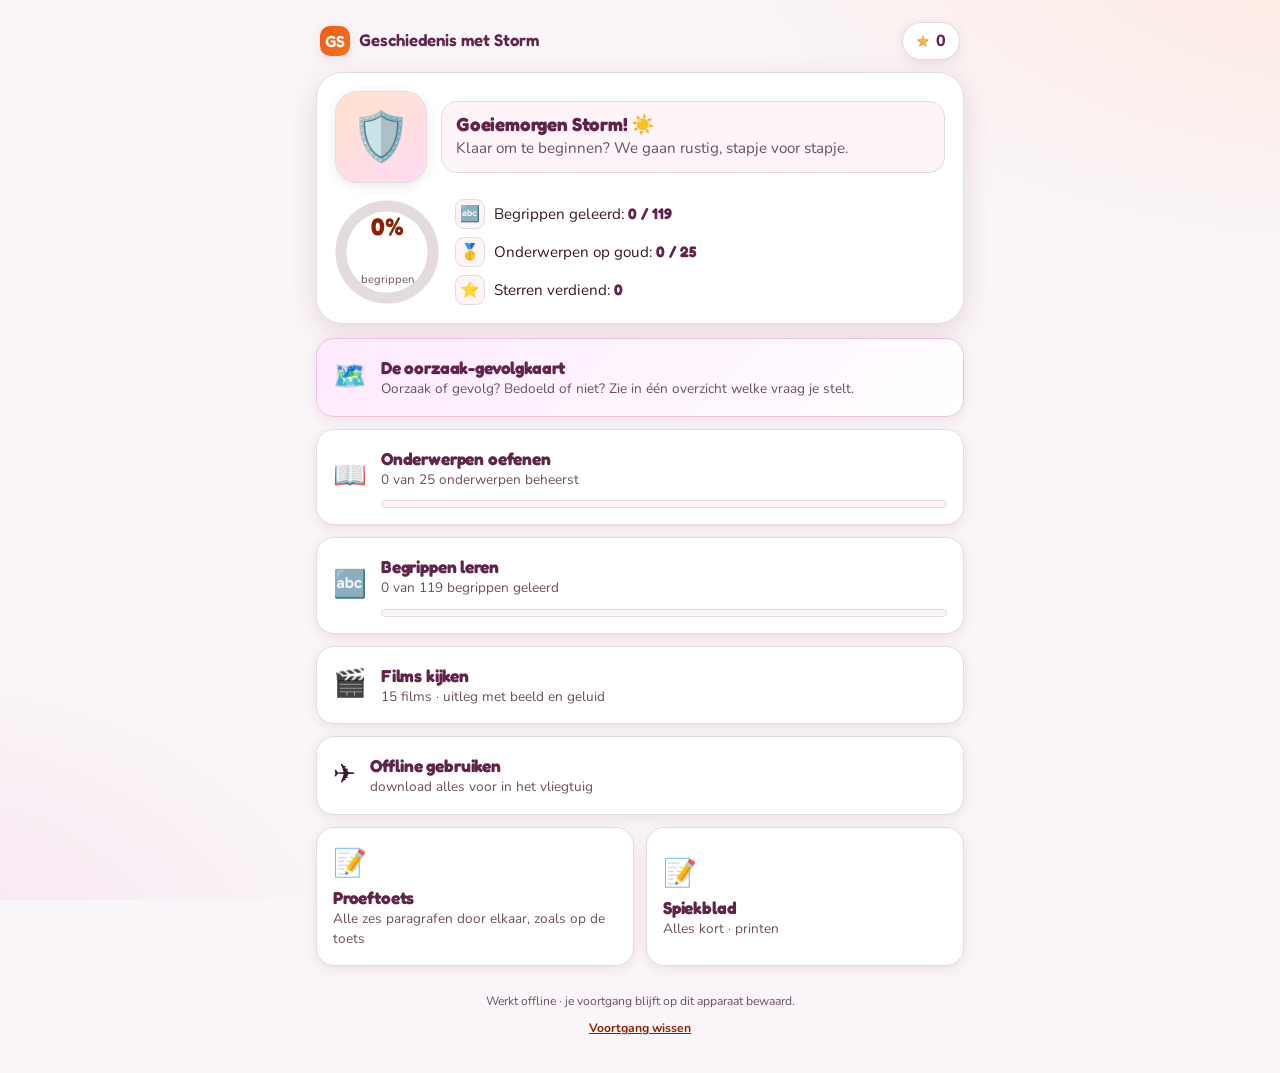
<file: index.html>
<!DOCTYPE html>
<html lang="nl">
<head>
<meta charset="UTF-8" />
<meta name="viewport" content="width=device-width, initial-scale=1.0, viewport-fit=cover" />
<title>Storm leert</title>
<link rel="icon" href="data:image/svg+xml,&lt;svg xmlns='http://www.w3.org/2000/svg' viewBox='0 0 64 64'&gt;&lt;text y='52' font-size='52'&gt;🦦&lt;/text&gt;&lt;/svg&gt;" />
<!-- Offline / beginscherm (manifest.webmanifest + sw.js komen bij deploy uit tools/oefen-engine/offline.mjs) -->
<link rel="manifest" href="manifest.webmanifest" />
<link rel="apple-touch-icon" href="assets/icon-192.png" />
<meta name="apple-mobile-web-app-capable" content="yes" />
<meta name="mobile-web-app-capable" content="yes" />
<meta name="apple-mobile-web-app-status-bar-style" content="default" />
<meta name="theme-color" content="#EA580C" />
<style>
/* ===== Fonts (gebundeld, offline) ===== */
@font-face{font-family:"Fredoka";src:url("assets/font/fredoka-500.woff2") format("woff2");font-weight:500;font-display:swap}
@font-face{font-family:"Fredoka";src:url("assets/font/fredoka-600.woff2") format("woff2");font-weight:600;font-display:swap}
@font-face{font-family:"Fredoka";src:url("assets/font/fredoka-700.woff2") format("woff2");font-weight:700;font-display:swap}
@font-face{font-family:"Nunito";src:url("assets/font/nunito-400.woff2") format("woff2");font-weight:400;font-display:swap}
@font-face{font-family:"Nunito";src:url("assets/font/nunito-600.woff2") format("woff2");font-weight:600;font-display:swap}
@font-face{font-family:"Nunito";src:url("assets/font/nunito-700.woff2") format("woff2");font-weight:700;font-display:swap}
@font-face{font-family:"Nunito";src:url("assets/font/nunito-800.woff2") format("woff2");font-weight:800;font-display:swap}

/* ===== Palet (zie DESIGN.md) ===== */
:root{
  --bg:oklch(0.975 0.006 340);
  --surface:#ffffff;
  --surface-2:oklch(0.98 0.012 340);
  --ink:oklch(0.26 0.05 345);
  --ink-soft:oklch(0.46 0.045 345);
  --brand:oklch(0.655 0.195 41);
  --brand-bright:oklch(0.70 0.185 46);
  --brand-ink:oklch(0.42 0.15 40);
  --plum:oklch(0.36 0.10 345);
  --plum-deep:oklch(0.28 0.08 345);
  --gold:oklch(0.82 0.14 82);
  --ok:oklch(0.62 0.12 165);
  --ok-bg:oklch(0.95 0.05 165);
  --soft:oklch(0.62 0.15 18);
  --soft-bg:oklch(0.95 0.05 20);
  --line:oklch(0.90 0.012 345);
  --shadow:0 8px 28px oklch(0.36 0.10 345 / .14);
  --shadow-sm:0 3px 12px oklch(0.36 0.10 345 / .10);
  --r:18px; --r-lg:26px;
  --ease:cubic-bezier(.16,1,.3,1);
  --z-nav:50; --z-overlay:80; --z-confetti:90; --z-toast:100;
}
*{box-sizing:border-box;-webkit-tap-highlight-color:transparent}
html,body{margin:0;padding:0}
body{
  font-family:"Nunito",system-ui,sans-serif;
  color:var(--ink);
  background:
    radial-gradient(1200px 600px at 110% -10%, oklch(0.93 0.06 45 / .55), transparent 60%),
    radial-gradient(900px 600px at -10% 110%, oklch(0.90 0.05 340 / .55), transparent 55%),
    var(--bg);
  background-attachment:fixed;
  min-height:100vh; line-height:1.5; -webkit-font-smoothing:antialiased;
}
h1,h2,h3,.fred{font-family:"Fredoka","Nunito",sans-serif;letter-spacing:-.01em;line-height:1.12}
.wrap{max-width:680px;margin:0 auto;padding:14px 16px calc(28px + env(safe-area-inset-bottom))}

/* ===== Topbar ===== */
.topbar{display:flex;align-items:center;justify-content:space-between;gap:10px;padding:8px 4px 12px}
.topbar .brand-name{display:flex;align-items:center;gap:9px;font-family:"Fredoka";font-weight:600;font-size:1.05rem;color:var(--plum)}
.topbar .dot{width:30px;height:30px;border-radius:10px;display:grid;place-items:center;
  background:linear-gradient(135deg,var(--brand),var(--brand-bright));color:#fff;font-size:1rem;box-shadow:var(--shadow-sm)}
.points{display:flex;align-items:center;gap:6px;background:var(--surface);border:1px solid var(--line);
  border-radius:999px;padding:6px 13px;font-weight:800;color:var(--plum);box-shadow:var(--shadow-sm)}
.points .s{color:var(--gold);filter:drop-shadow(0 1px 0 oklch(0.7 0.14 80))}

/* ===== Screens ===== */
.screen{display:none;animation:rise .32s var(--ease)}
.screen.on{display:block}
@keyframes rise{from{opacity:0;transform:translateY(10px)}to{opacity:1;transform:none}}

/* ===== Cards / panels ===== */
.panel{background:var(--surface);border:1px solid var(--line);border-radius:var(--r-lg);padding:18px;box-shadow:var(--shadow)}
.panel + .panel{margin-top:14px}

/* ===== Mascotte + groet ===== */
.hello{display:flex;gap:14px;align-items:center}
.mascot{flex:0 0 auto;width:92px;height:92px;border-radius:22px;display:grid;place-items:center;font-size:3rem;
  background:linear-gradient(150deg,oklch(0.95 0.06 45),oklch(0.93 0.05 340));border:1px solid var(--line);box-shadow:var(--shadow-sm)}
.mascot img{width:100%;height:100%;object-fit:contain;border-radius:22px}
.bubble{position:relative;background:var(--surface-2);border:1px solid var(--line);border-radius:16px;padding:12px 14px;flex:1}
.bubble h2{margin:0 0 2px;font-size:1.18rem;color:var(--plum)}
.bubble p{margin:0;color:var(--ink-soft);font-size:.95rem}

/* ===== Voortgang ring + stats ===== */
.progress-row{display:flex;gap:16px;align-items:center;margin-top:16px}
.ring{flex:0 0 auto;position:relative;width:104px;height:104px}
.ring svg{transform:rotate(-90deg)}
.ring .mid{position:absolute;inset:0;display:grid;place-items:center;text-align:center}
.ring .mid b{font-family:"Fredoka";font-size:1.5rem;color:var(--brand-ink);line-height:1}
.ring .mid span{font-size:.7rem;color:var(--ink-soft);display:block;margin-top:2px}
.stats{flex:1;display:flex;flex-direction:column;gap:8px}
.stat{display:flex;align-items:center;gap:9px;font-size:.95rem}
.stat .ic{width:30px;height:30px;border-radius:9px;display:grid;place-items:center;font-size:1rem;background:var(--surface-2);border:1px solid var(--line)}
.stat b{font-family:"Fredoka";color:var(--plum)}

/* ===== Buttons ===== */
.btn{display:inline-flex;align-items:center;justify-content:center;gap:8px;border:none;cursor:pointer;
  font-family:"Nunito";font-weight:800;font-size:1rem;border-radius:14px;padding:14px 18px;color:#fff;
  background:linear-gradient(135deg,var(--brand),var(--brand-bright));box-shadow:var(--shadow-sm);
  transition:transform .12s var(--ease),box-shadow .2s var(--ease);min-height:52px;width:100%}
.btn:active{transform:scale(.975)}
.btn.ghost{background:var(--surface);color:var(--plum);border:1.5px solid var(--line);box-shadow:none}
.btn.plum{background:linear-gradient(135deg,var(--plum),var(--plum-deep))}
.btn.sm{width:auto;padding:10px 14px;min-height:0;font-size:.92rem;border-radius:12px}
.btn[disabled]{opacity:.5;cursor:default}
.btn-row{display:flex;gap:10px;margin-top:12px}
.linkbtn{background:none;border:none;color:var(--brand-ink);font:inherit;font-weight:700;cursor:pointer;text-decoration:underline;padding:8px}

/* ===== Launcher tiles ===== */
.tiles{display:grid;grid-template-columns:1fr 1fr;gap:12px;margin-top:14px}
.tile{grid-column:span 1;text-align:left;border:1px solid var(--line);border-radius:var(--r);padding:16px;cursor:pointer;
  background:var(--surface);box-shadow:var(--shadow-sm);transition:transform .14s var(--ease),box-shadow .2s var(--ease);color:inherit;font:inherit}
.tile:active{transform:scale(.98)}
.tile.wide{grid-column:span 2;display:flex;align-items:center;gap:14px}
.tile .em{font-size:1.7rem}
.tile h3{margin:.2rem 0 .1rem;font-size:1.08rem;color:var(--plum)}
.tile p{margin:0;font-size:.85rem;color:var(--ink-soft)}
.tile .mini-bar{height:8px;border-radius:6px;background:var(--surface-2);overflow:hidden;margin-top:10px;border:1px solid var(--line)}
.tile .mini-bar i{display:block;height:100%;background:linear-gradient(90deg,var(--brand),var(--brand-bright));width:100%;transform:scaleX(0);transform-origin:left;transition:transform .5s var(--ease)}

/* ===== Podcast-afleveringen ===== */
.ep{margin-bottom:14px}
.ep-head{display:flex;align-items:center;gap:12px;margin-bottom:12px}
.ep-em{font-size:1.7rem;flex:none}
.ep-head h3{margin:0;font-size:1.08rem;color:var(--plum)}
.ep-head p{margin:.15rem 0 0;font-size:.85rem;color:var(--ink-soft)}
.ep audio{width:100%;height:40px}

/* ===== Films (VAK.films): kaarten per thema ===== */
.film-groep{font-family:"Fredoka";font-size:1rem;color:var(--plum);margin:18px 0 10px;text-wrap:balance}
.film-groep:first-child{margin-top:4px}
/* ===== Offline-scherm ===== */
.off-let{background:oklch(0.97 0.04 85);border-color:oklch(0.86 0.08 85);margin-bottom:14px;line-height:1.45}
.off-kop{display:flex;flex-direction:column;gap:2px;margin-bottom:10px}
.off-kop b{font-family:"Fredoka";font-size:1.1rem;color:var(--plum)}
.off-bar{height:10px;border-radius:6px;background:var(--surface-2);border:1px solid var(--line);overflow:hidden;margin:6px 0}
.off-bar i{display:block;height:100%;width:0;background:linear-gradient(90deg,var(--brand),var(--brand-bright));transition:width .2s}
.off-knoppen{display:flex;flex-wrap:wrap;gap:10px;margin-top:12px}
.off-knoppen .btn{flex:1;min-width:150px}
.row .off-st{flex:0 0 auto;font-size:.85rem;color:var(--ink-soft);text-align:right}
.row .off-weg{flex:0 0 auto;border:none;background:none;font-size:1.2rem;cursor:pointer;padding:6px}
#off-check-uit{margin-top:10px;line-height:1.5}
.row .play{flex:0 0 auto;width:40px;height:40px;border-radius:50%;display:grid;place-items:center;
  background:var(--brand);color:#fff;font-size:.95rem;padding-left:2px}

/* ===== Lijst-rijen (onderwerpen/thema's) ===== */
.row{display:flex;align-items:center;gap:12px;width:100%;text-align:left;background:var(--surface);border:1px solid var(--line);
  border-radius:var(--r);padding:13px 14px;cursor:pointer;font:inherit;color:inherit;box-shadow:var(--shadow-sm);
  transition:transform .12s var(--ease)}
.row + .row{margin-top:10px}
.row:active{transform:scale(.99)}
.row .em{font-size:1.5rem;flex:0 0 auto}
.row .grow{flex:1;min-width:0}
.row .grow b{font-family:"Fredoka";font-size:1.02rem;color:var(--plum);display:block}
.row .grow small{color:var(--ink-soft)}
.row .rbar{height:7px;border-radius:5px;background:var(--surface-2);overflow:hidden;margin-top:6px;border:1px solid var(--line)}
.row .rbar i{display:block;height:100%;background:linear-gradient(90deg,var(--brand),var(--brand-bright));width:0}
.medal{flex:0 0 auto;font-size:1.4rem;width:34px;text-align:center}
.medal.dim{filter:grayscale(.7);opacity:.55}
/* stapel-rooster */
.stapelgrid{display:grid;grid-template-columns:repeat(auto-fit,minmax(150px,1fr));gap:12px;margin-top:14px}
.scard{text-align:left;background:var(--surface);border:1px solid var(--line);border-radius:var(--r);padding:15px 16px;
  cursor:pointer;font:inherit;color:inherit;box-shadow:var(--shadow-sm);transition:transform .12s var(--ease),border-color .15s var(--ease)}
.scard:hover{border-color:var(--brand)}
.scard:active{transform:scale(.98)}
.scard .num{font-family:"Fredoka";font-size:1.05rem;color:var(--plum);display:flex;justify-content:space-between;align-items:center;gap:6px}
.scard .cnt{font-size:.86rem;color:var(--ink-soft);margin-top:3px}
.scard .sbar{height:9px;border-radius:6px;background:var(--surface-2);overflow:hidden;margin-top:11px;border:1px solid var(--line)}
.scard .sbar i{display:block;height:100%;background:linear-gradient(90deg,var(--brand),var(--brand-bright));width:100%;transform-origin:left;transition:transform .5s var(--ease)}
.scard.klaar{border-color:var(--ok);background:var(--ok-bg)}
.scard.klaar .num{color:oklch(0.40 0.10 165)}
.scard .badge{font-size:1.15rem}

/* ===== Sub-header (binnen scherm) ===== */
.shead{display:flex;align-items:center;gap:10px;margin:2px 0 14px}
.shead .back{flex:0 0 auto;width:42px;height:42px;border-radius:12px;border:1px solid var(--line);background:var(--surface);
  cursor:pointer;font-size:1.1rem;color:var(--plum)}
.shead h2{margin:0;font-size:1.2rem;color:var(--plum)}
.shead .lvl{margin-left:auto;font-weight:800;color:var(--brand-ink);font-size:.9rem;background:var(--surface);
  border:1px solid var(--line);border-radius:999px;padding:5px 11px}

/* ===== Uitleg ===== */
.uitleg p{font-size:1.05rem;margin:.4rem 0}
.uitleg b{color:var(--brand-ink)}
.vb{margin-top:12px;display:flex;flex-direction:column;gap:8px}
.vb .v{display:flex;align-items:center;gap:10px;background:var(--surface-2);border:1px solid var(--line);border-radius:14px;padding:10px 12px}
.vb .v .en{font-weight:800;color:var(--plum)}
.vb .v .nl{color:var(--ink-soft);font-size:.9rem}
.vb .v .let{color:var(--brand-ink);font-size:.85rem;margin-top:5px;font-weight:600}
.regel{margin-top:14px;background:oklch(0.96 0.055 48);border:1px solid oklch(0.86 0.10 52);
  border-radius:14px;padding:12px 14px;font-weight:700;color:var(--brand-ink);line-height:1.45}
.spk{flex:0 0 auto;width:38px;height:38px;border-radius:11px;border:1px solid var(--line);background:var(--surface);
  cursor:pointer;font-size:1.05rem;color:var(--brand-ink)}
.spk:active{transform:scale(.94)}

/* ===== Quiz ===== */
.qmeta{display:flex;justify-content:space-between;align-items:center;color:var(--ink-soft);font-size:.9rem;margin-bottom:10px}
.qmeta .pill{background:var(--surface);border:1px solid var(--line);border-radius:999px;padding:4px 11px;font-weight:700;color:var(--plum)}
.qtrack{display:flex;gap:5px;margin-bottom:14px}
.qtrack i{flex:1;height:7px;border-radius:5px;background:var(--surface-2);border:1px solid var(--line)}
.qtrack i.ok{background:var(--ok)}
.qtrack i.no{background:var(--soft)}
.qtrack i.now{background:var(--brand)}
.qtext{font-family:"Fredoka";font-size:1.28rem;color:var(--ink);margin:4px 0 16px;text-wrap:balance}
.opts{display:flex;flex-direction:column;gap:10px}
.opt{text-align:left;padding:15px 16px;border-radius:14px;border:1.5px solid var(--line);background:var(--surface);
  font:inherit;font-size:1.05rem;font-weight:700;color:var(--ink);cursor:pointer;transition:border-color .15s var(--ease),background .15s var(--ease)}
.opt:hover{border-color:var(--brand)}
.opt.good{background:var(--ok-bg);border-color:var(--ok);color:oklch(0.40 0.10 165)}
.opt.bad{background:var(--soft-bg);border-color:var(--soft);color:oklch(0.42 0.13 20)}
.opt[disabled]{cursor:default}
.gapwrap{display:flex;gap:10px;margin-top:6px}
.gapwrap input{flex:1;font:inherit;font-size:1.15rem;font-weight:700;padding:14px 16px;border-radius:14px;border:1.5px solid var(--line);
  background:var(--surface);color:var(--ink)}
.gapwrap input:focus{outline:none;border-color:var(--brand);box-shadow:0 0 0 4px oklch(0.70 0.18 46 / .15)}
.fb{margin-top:14px;border-radius:14px;padding:13px 15px;font-weight:700;display:none}
.fb.show{display:block;animation:rise .25s var(--ease)}
.fb.ok{background:var(--ok-bg);color:oklch(0.38 0.10 165)}
.fb.no{background:var(--soft-bg);color:oklch(0.40 0.13 20)}
.fb .why{font-weight:600;font-size:.92rem;margin-top:3px;opacity:.9}
.fb .meer{font-weight:600;font-size:.94rem;margin-top:10px;line-height:1.5}
.fb .onthoud{margin-top:10px;font-weight:700;font-size:.9rem;background:oklch(1 0 0 / .55);border-radius:10px;padding:9px 11px}
.fb .goed-is{margin-top:10px;font-weight:800;font-size:1.02rem}
.fb .fout-jij{margin-top:8px;font-weight:600;font-size:.94rem;line-height:1.5;background:oklch(1 0 0 / .5);border-radius:10px;padding:9px 11px}
.skip{margin-top:10px;text-align:center}

/* ===== Resultaat ===== */
.result{text-align:center}
.result .big{font-family:"Fredoka";font-size:2.6rem;color:var(--brand-ink);margin:6px 0}
.result .msg{font-size:1.1rem;color:var(--plum);font-weight:700;margin-bottom:4px}
.result .sub{color:var(--ink-soft)}

/* ===== Flashcard ===== */
.fc-count{text-align:center;color:var(--ink-soft);font-size:.9rem;margin-bottom:10px}
.flip{perspective:1400px;cursor:pointer}
.flip-in{position:relative;width:100%;min-height:230px;transition:transform .5s var(--ease);transform-style:preserve-3d}
.flip.on .flip-in{transform:rotateY(180deg)}
.face{position:absolute;inset:0;backface-visibility:hidden;-webkit-backface-visibility:hidden;border-radius:var(--r-lg);
  display:flex;flex-direction:column;align-items:center;justify-content:center;text-align:center;padding:24px;box-shadow:var(--shadow)}
.face .tag{position:absolute;top:14px;left:16px;font-size:.72rem;font-weight:800;letter-spacing:.04em;text-transform:uppercase;color:var(--ink-soft)}
.face .hint{position:absolute;bottom:14px;font-size:.78rem;color:var(--ink-soft)}
.front{background:var(--surface);border:2px solid var(--brand)}
.front .w{font-family:"Fredoka";font-size:1.9rem;color:var(--ink)}
.back{background:linear-gradient(150deg,#fff,var(--surface-2));border:2px solid var(--plum);transform:rotateY(180deg);padding-bottom:52px}
.back .w{font-family:"Fredoka";font-size:1.9rem;color:var(--plum)}
.back .spk{position:static;margin-top:12px;width:46px;height:46px;font-size:1.2rem}
.fc-ezel{margin-top:14px;max-width:90%;font-size:.92rem;line-height:1.4;color:var(--brand-ink);font-weight:600}
.fc-ezel:empty{display:none}
.fc-nav{display:flex;gap:10px;margin-top:14px}
#l-typ{margin-top:14px}

/* ===== Spel (match) ===== */
.match{display:grid;grid-template-columns:1fr 1fr;gap:10px;margin-top:6px}
.mcard{padding:15px 12px;border-radius:14px;border:1.5px solid var(--line);background:var(--surface);font-weight:800;cursor:pointer;
  text-align:center;color:var(--ink);transition:transform .1s var(--ease),border-color .15s,background .15s;min-height:58px;display:grid;place-items:center}
.mcard.sel{border-color:var(--brand);background:oklch(0.96 0.05 45)}
.mcard.done{border-color:var(--ok);background:var(--ok-bg);color:oklch(0.40 0.10 165);cursor:default;opacity:.7}
.mcard.miss{animation:shake .4s}
@keyframes shake{0%,100%{transform:translateX(0)}25%{transform:translateX(-6px)}75%{transform:translateX(6px)}}

/* ===== Spiekblad ===== */
.cheat h3{color:var(--brand-ink);margin:16px 0 4px;font-size:1.08rem}
.cheat .k{color:var(--ink);font-weight:700;margin:0 0 6px}
.cheat ul{margin:4px 0 0;padding-left:18px}
.cheat li{margin:3px 0}
.cheat .ex{color:var(--ink-soft);font-size:.92rem}

/* ===== Toast ===== */
#toast{position:fixed;left:50%;bottom:24px;transform:translateX(-50%) translateY(20px);z-index:var(--z-toast);
  background:var(--plum-deep);color:#fff;font-weight:800;padding:12px 18px;border-radius:14px;box-shadow:var(--shadow);
  opacity:0;transition:opacity .3s var(--ease),transform .3s var(--ease);pointer-events:none;max-width:90%}
#toast.show{opacity:1;transform:translateX(-50%) translateY(0)}
/* video-modal */
#video-modal{position:fixed;inset:0;z-index:var(--z-overlay);background:oklch(0.24 0.07 345 / .74);
  display:none;align-items:center;justify-content:center;padding:18px}
#video-modal.on{display:flex;animation:fade .2s ease}
#video-modal .vbox{position:relative;width:min(920px,96vw);background:#000;border-radius:18px;overflow:hidden;box-shadow:var(--shadow)}
#video-modal video{display:block;width:100%;height:auto;max-height:82vh;background:#000}
#video-modal .vclose{position:absolute;top:10px;right:10px;z-index:2;width:44px;height:44px;border-radius:12px;border:none;
  cursor:pointer;background:oklch(0.24 0.07 345 / .6);color:#fff;font-size:1.05rem;font-weight:800}
#video-modal .vclose:active{transform:scale(.94)}

/* ===== Confetti ===== */
#confetti{position:fixed;inset:0;pointer-events:none;z-index:var(--z-confetti);overflow:hidden;display:none}
.conf{position:absolute;width:10px;height:14px;border-radius:2px;will-change:transform,opacity}

footer{text-align:center;color:var(--ink-soft);font-size:.76rem;margin-top:26px}
footer button{color:var(--ink-soft)}

@media (max-width:420px){ .ring{width:92px;height:92px} .mascot{width:80px;height:80px;font-size:2.6rem} }

@media (prefers-reduced-motion:reduce){
  *{animation-duration:.001ms !important;transition-duration:.001ms !important}
  .flip-in{transition:none}
}

/* ===== Print: alleen spiekblad ===== */
@media print{
  body{background:#fff}
  .topbar,.btn,.linkbtn,footer,.shead .back,#toast,#confetti{display:none !important}
  .screen{display:none !important}
  #screen-spiekblad{display:block !important}
  .panel{box-shadow:none;border:none;padding:0}
  .cheat h3{break-after:avoid}
}

/* ===== Wiskunde-componenten (alleen zichtbaar bij wiskunde-content) ===== */
sup{font-size:.72em;line-height:0}
.dim{color:var(--ink-soft)}
.bouw-in,.vinput,#stap-in{font:inherit;font-size:1.15rem;font-weight:700;padding:13px 14px;border-radius:14px;border:1.5px solid var(--line);background:var(--surface);color:var(--ink);width:100%}
.bouw-in:focus,.vinput:focus,#stap-in:focus{outline:none;border-color:var(--brand);box-shadow:0 0 0 4px oklch(0.70 0.18 46 / .15)}
.bouw-preview{min-height:34px;margin-top:10px;padding:9px 13px;border-radius:12px;background:var(--surface-2);border:1px dashed var(--line);font-family:"Fredoka";font-size:1.35rem;color:var(--plum)}
.mpad{display:flex;flex-wrap:wrap;gap:8px;margin-top:12px}
.mkey{min-width:48px;min-height:48px;padding:0 14px;border-radius:12px;border:1.5px solid var(--line);background:var(--surface);
  font-family:"Fredoka";font-size:1.2rem;color:var(--plum);cursor:pointer;transition:transform .1s var(--ease),border-color .15s var(--ease)}
.mkey:hover{border-color:var(--brand)} .mkey:active{transform:scale(.94)} .mkey.wide{margin-left:auto}
.velden{display:flex;flex-direction:column;gap:12px}
.veld{display:flex;align-items:center;gap:12px;flex-wrap:wrap}
.vlabel{flex:1 1 auto;font-weight:700;color:var(--ink)}
.veld .vinput{flex:0 0 42%;min-width:120px}
.vinput.vok{border-color:var(--ok);background:var(--ok-bg)} .vinput.vno{border-color:var(--soft);background:var(--soft-bg)}
.vb-opg,.stap-opg{font-family:"Fredoka";font-size:1.5rem;color:var(--ink);background:var(--surface-2);border:1px solid var(--line);border-radius:14px;padding:12px 14px;text-align:center}
.vb-steps{margin-top:12px;display:flex;flex-direction:column;gap:10px}
.vb-step{background:var(--surface-2);border:1px solid var(--line);border-radius:12px;padding:10px 13px;animation:rise .25s var(--ease)}
.vb-toon{font-family:"Fredoka";font-size:1.22rem;color:var(--plum)}
.vb-uit{font-size:.92rem;color:var(--brand-ink);font-weight:600;margin-top:4px}
.vb-vraag{font-weight:800;margin:14px 0 8px;color:var(--ink)}
.stap-done{display:flex;flex-direction:column;gap:6px;margin:10px 0}
.stap-ok{color:oklch(0.40 0.10 165);font-family:"Fredoka";font-size:1.12rem}
.stap-prompt{font-weight:800;margin-bottom:8px;color:var(--ink)}
.stap-hintbar{margin-top:10px;display:flex;gap:16px}
.hint{background:oklch(0.96 0.055 48);border:1px solid oklch(0.86 0.10 52);border-radius:12px;padding:9px 12px;font-weight:600;color:var(--brand-ink);margin-top:8px}
.hint.no{background:var(--soft-bg);border-color:var(--soft);color:oklch(0.42 0.13 20)}
/* sleep/sorteer-manipulative (gelijksoortige termen) */
.sleep-opg{font-family:"Fredoka";font-size:1.5rem;text-align:center;background:var(--surface-2);border:1px solid var(--line);border-radius:14px;padding:12px 14px;color:var(--ink)}
.sleep-hint{color:var(--ink-soft);font-size:.92rem;margin:12px 0 8px}
.sleep-pool{display:flex;flex-wrap:wrap;gap:10px;min-height:54px;padding:10px;border:1.5px dashed var(--line);border-radius:14px;background:var(--surface-2)}
.chip{font-family:"Fredoka";font-size:1.2rem;font-weight:600;padding:10px 16px;border-radius:12px;border:1.5px solid var(--brand);background:var(--surface);color:var(--plum);cursor:pointer;transition:transform .1s var(--ease),box-shadow .15s var(--ease)}
.chip:active{transform:scale(.95)}
.chip.sel{background:oklch(0.96 0.05 45);box-shadow:0 0 0 3px oklch(0.70 0.18 46/.25)}
.chip.placed{border-color:var(--ok);color:oklch(0.40 0.10 165);cursor:default}
.ontleed-zin{display:flex;flex-wrap:wrap;gap:8px;line-height:2}
.otok{font:inherit;font-size:1.05rem;padding:6px 10px;border-radius:10px;border:2px solid oklch(0.9 0.03 320);
  background:#fff;color:inherit;cursor:pointer;transition:transform .08s ease,background .12s ease,border-color .12s ease}
.otok:active{transform:scale(.96)}
.otok.sel{background:oklch(0.93 0.06 320);border-color:oklch(0.6 0.15 320)}
.otok.ans{background:oklch(0.93 0.12 150);border-color:oklch(0.6 0.15 150);color:oklch(0.32 0.1 150)}
.otok.mis{background:oklch(0.93 0.09 25);border-color:oklch(0.6 0.18 25);color:oklch(0.4 0.15 25);text-decoration:line-through}
.otok:disabled{cursor:default;opacity:1}
.sleep-bakjes{display:grid;grid-template-columns:repeat(auto-fit,minmax(140px,1fr));gap:12px;margin-top:14px}
.bak{display:flex;flex-direction:column;gap:8px;min-height:96px;padding:12px;border-radius:16px;border:2px dashed var(--plum);background:var(--surface);cursor:pointer;text-align:center;font:inherit}
.bak-label{font-weight:800;color:var(--plum)}
.bak-inhoud{display:flex;flex-wrap:wrap;gap:8px;justify-content:center}
.bak-som{font-family:"Fredoka";font-size:1.2rem;color:oklch(0.40 0.10 165);font-weight:700}
.bak.mis{animation:shake .4s}
.sleep-totaal{margin-top:14px;text-align:center;font-size:1.2rem;color:var(--brand-ink)}
.sleep-totaal b{font-family:"Fredoka"}

/* ===== Aardrijkskunde-componenten (beeld/zone, sequence, open) ===== */
.figure{position:relative;border-radius:var(--r);overflow:hidden;border:1px solid var(--line);box-shadow:var(--shadow-sm);background:var(--surface-2)}
.fig-img{display:block;width:100%;height:auto;user-select:none;-webkit-user-drag:none}
.fig-overlay{position:absolute;inset:0}
.figure.klik .fig-overlay{cursor:crosshair}
.marker{position:absolute;transform:translate(-50%,-50%);width:34px;height:34px;border-radius:50%;display:grid;place-items:center;font-weight:800;font-size:1rem;color:#fff;pointer-events:none}
.marker.ok{background:var(--ok);box-shadow:0 0 0 4px oklch(0.62 0.12 165/.3)}
.marker.bad{background:var(--soft);box-shadow:0 0 0 4px oklch(0.62 0.15 18/.3)}
.marker.target{width:22px;height:22px;background:transparent;border:3px solid var(--brand);animation:pulse 1.3s var(--ease) infinite}
@keyframes pulse{0%,100%{box-shadow:0 0 0 0 oklch(0.655 0.195 41/.55)}50%{box-shadow:0 0 0 9px oklch(0.655 0.195 41/0)}}
.lab-target{position:absolute;transform:translate(-50%,-50%);min-width:30px;height:30px;padding:0 8px;border-radius:999px;border:2px solid var(--brand);background:var(--surface);color:var(--plum);font-family:"Fredoka";font-weight:600;font-size:.9rem;cursor:pointer;box-shadow:var(--shadow-sm)}
.lab-target.lab-ok{border-color:var(--ok);background:var(--ok-bg);color:oklch(0.40 0.10 165)}
.lab-target.lab-bad{border-color:var(--soft);background:var(--soft-bg);color:oklch(0.42 0.13 20)}
/* sequence (procesvolgorde) */
.seq{display:flex;flex-direction:column;gap:10px}
.seq-item{display:flex;align-items:center;gap:12px;background:var(--surface);border:1.5px solid var(--line);border-radius:14px;padding:12px 14px;box-shadow:var(--shadow-sm)}
.seq-item.good{border-color:var(--ok);background:var(--ok-bg)}
.seq-item.bad{border-color:var(--soft);background:var(--soft-bg)}
.seq-num{flex:0 0 auto;width:28px;height:28px;border-radius:8px;display:grid;place-items:center;background:var(--surface-2);border:1px solid var(--line);font-family:"Fredoka";color:var(--plum)}
.seq-txt{flex:1;font-weight:600;line-height:1.4}
.seq-move{flex:0 0 auto;display:flex;flex-direction:column;gap:5px}
.seq-move button{width:36px;height:27px;border:1px solid var(--line);background:var(--surface);border-radius:8px;cursor:pointer;color:var(--plum);font-size:.8rem}
.seq-move button:disabled{opacity:.35;cursor:default}
.seq-correct{margin-top:12px;background:var(--surface-2);border:1px solid var(--line);border-radius:12px;padding:10px 14px}
.seq-correct ol{margin:6px 0 0;padding-left:20px}.seq-correct li{margin:3px 0}
/* open (leg-uit) */
.open-in{width:100%;font:inherit;font-size:1.05rem;padding:13px 15px;border-radius:14px;border:1.5px solid var(--line);background:var(--surface);color:var(--ink);resize:vertical;min-height:112px}
.open-in:focus{outline:none;border-color:var(--brand);box-shadow:0 0 0 4px oklch(0.70 0.18 46 / .15)}
.open-in:disabled{opacity:.7}
.model-card{background:var(--surface-2);border:1px solid var(--line);border-radius:14px;padding:13px 15px}
.model-h{font-family:"Fredoka";color:var(--plum);margin-bottom:4px}
.model-b{line-height:1.5}
.rubric{margin-top:10px;display:flex;flex-direction:column;gap:6px}
.rub{font-weight:600;font-size:.94rem}.rub.hit{color:oklch(0.40 0.10 165)}.rub.miss{color:var(--ink-soft)}
.ai-fb{margin-top:10px;background:oklch(0.96 0.055 48);border:1px solid oklch(0.86 0.10 52);border-radius:12px;padding:10px 13px;font-weight:600;color:var(--brand-ink)}
.ai-miss{margin-top:4px;font-weight:600;font-size:.9rem}
.open-self{margin-top:14px}
.self-q{font-weight:700;margin-bottom:8px;color:var(--ink)}
.self-btns{display:flex;gap:8px;flex-wrap:wrap}
.self-btns .btn{flex:1;min-width:130px}
.btn.self-ok{background:linear-gradient(135deg,var(--ok),oklch(0.70 0.13 165))}
.btn.self-half{background:linear-gradient(135deg,var(--gold),var(--brand-bright));color:var(--plum-deep)}
.btn.self-no{background:linear-gradient(135deg,var(--soft),oklch(0.66 0.16 25))}
.ai-panel{background:var(--surface-2);border:1px solid var(--line);border-radius:14px;padding:14px}
.ai-panel .veld{margin-top:8px}
/* bronkaart (q.bron, bij elk vraagtype) */
.bronkaart{background:oklch(0.975 0.02 80);border:1.5px solid oklch(0.87 0.05 75);border-left:5px solid oklch(0.62 0.10 60);border-radius:14px;padding:12px 14px;margin-bottom:14px}
.bronkaart .bron-t{font-family:"Fredoka";color:var(--plum);margin-bottom:6px;font-size:1rem}
.bronkaart .bron-b{line-height:1.55;font-size:.98rem}
.bronkaart .bron-o{margin-top:8px;font-size:.84rem;color:var(--ink-soft);font-style:italic}
/* formuleer (formuleertraining: zelf schrijven, model in stappen, checklist) */
.rtti{display:inline-block;font-weight:800;font-size:.78rem;letter-spacing:.02em;padding:3px 10px;border-radius:999px;background:var(--plum);color:#fff;margin-bottom:10px}
.form-tip{background:var(--surface-2);border:1px dashed oklch(0.80 0.05 345);border-radius:12px;padding:10px 13px;margin-bottom:10px;font-size:.95rem;line-height:1.45}
.form-model{margin-top:14px;background:var(--surface-2);border:1px solid var(--line);border-radius:14px;padding:13px 15px}
.form-model ol{margin:6px 0 0;padding-left:0;list-style:none;display:flex;flex-direction:column;gap:8px}
.form-model li{background:var(--surface);border:1px solid var(--line);border-radius:12px;padding:9px 12px;line-height:1.45}
.form-model li .fl{display:block;font-size:.8rem;font-weight:800;color:var(--brand-ink);text-transform:uppercase;letter-spacing:.03em;margin-bottom:2px}
.form-model .btn{margin-top:10px}
.form-check{margin-top:14px}
.form-check .self-q{margin-bottom:8px}
.chk{display:flex;align-items:flex-start;gap:10px;width:100%;text-align:left;font:inherit;font-weight:600;background:var(--surface);border:1.5px solid var(--line);border-radius:12px;padding:11px 13px;margin-bottom:8px;cursor:pointer;color:var(--ink);min-height:44px;line-height:1.4}
.chk .bx{flex:0 0 auto;font-size:1.15rem;line-height:1.2}
.chk.aan{border-color:var(--ok);background:var(--ok-bg)}
.chk:disabled{cursor:default}
.chk-hint{display:block;font-weight:600;font-size:.84rem;color:var(--brand-ink);margin-top:3px}
.form-som{margin-top:6px;font-weight:700;line-height:1.45}
.sleep-mis{margin-top:10px;background:var(--soft-bg);border:1px solid var(--soft);border-radius:12px;padding:9px 12px;font-weight:600;line-height:1.4}
/* extra kijken (g.extra) */
.extra-kijk{margin-top:14px;background:var(--surface-2);border:1px solid var(--line);border-radius:14px;padding:12px 14px}
.extra-kijk h4{margin:0 0 6px;font-family:"Fredoka";color:var(--plum);font-weight:600}
.extra-kijk a{display:block;padding:8px 0;color:var(--brand-ink);font-weight:700;text-decoration:none;border-top:1px solid var(--line);min-height:28px}
.extra-kijk a:first-of-type{border-top:0}
.extra-kijk small{display:block;color:var(--ink-soft);font-weight:600}
/* ---- grammatica-overzicht: de terugkerende kaart (beslisboom) ---- */
.ov-kaart{position:sticky;top:6px;z-index:3;background:var(--surface);border:1px solid var(--line);border-radius:16px;padding:11px;margin-bottom:14px;box-shadow:var(--shadow)}
.ovk-rij{display:flex;gap:8px;justify-content:center;align-items:flex-start;flex-wrap:wrap}
.ovk-col{display:flex;flex-direction:column;gap:7px;flex:1;min-width:135px}
.knoop{border:1.5px solid var(--line);border-radius:12px;padding:7px 10px;background:var(--surface-2);transition:.25s var(--ease)}
.knoop.kop{background:linear-gradient(135deg,oklch(0.975 0.02 345),var(--surface))}
.knoop.brand.kop{background:linear-gradient(135deg,oklch(0.975 0.03 48),var(--surface))}
.knoop b{display:block;font-size:.9rem;color:var(--ink);line-height:1.22}
.knoop .ksub{font-size:.72rem;color:var(--ink-soft)}
.knoop .kregel{display:inline-block;margin-top:4px;font-size:.74rem;font-weight:800;color:var(--brand-ink);background:oklch(0.96 0.055 48);border:1px solid oklch(0.88 0.08 52);border-radius:8px;padding:1px 7px}
.ovk-kind{margin-top:7px;padding-left:9px;border-left:2px dashed var(--line);display:flex;flex-direction:column;gap:7px}
.knoop.actief{border-color:var(--brand);background:linear-gradient(135deg,oklch(0.965 0.06 48),var(--surface));box-shadow:0 0 0 3px oklch(0.70 0.185 46 / .2);transform:translateY(-1px)}
.knoop.plum.actief{border-color:var(--plum);background:linear-gradient(135deg,oklch(0.96 0.055 345),var(--surface));box-shadow:0 0 0 3px oklch(0.36 0.10 345 / .2)}
.knoop.dim{opacity:.36}
.ov-kop{margin:4px 0 9px;color:var(--plum);font-size:1.13rem;line-height:1.25}
.ov-intro{color:var(--ink-soft)}
#ov-body p{margin:.5rem 0}
.ov-sum{margin-top:8px;background:oklch(0.97 0.04 345);border:1px solid oklch(0.88 0.05 345);border-radius:12px;padding:12px 14px}
.ov-sum ul{margin:8px 0 0;padding-left:20px}.ov-sum li{margin:5px 0}
.ov-check{margin-top:14px;background:var(--surface-2);border:1px solid var(--line);border-radius:14px;padding:13px}
.ov-q{font-weight:800;color:var(--ink);margin-bottom:9px}
.ov-opts{display:flex;flex-direction:column;gap:8px}
.ov-opt{text-align:left;border:1.5px solid var(--line);background:var(--surface);border-radius:11px;padding:10px 13px;font-size:1rem;font-weight:600;color:var(--ink);cursor:pointer;transition:.15s var(--ease)}
.ov-opt:hover:not(:disabled){border-color:var(--brand)}
.ov-opt:disabled{cursor:default}
.ov-opt.ok{border-color:var(--ok);background:oklch(0.95 0.06 165)}
.ov-opt.mis{border-color:var(--soft);background:oklch(0.96 0.04 25)}
.ov-fb{margin-top:10px;font-weight:600;font-size:.95rem;line-height:1.4}
.ov-fb .ok{color:oklch(0.40 0.10 165)}.ov-fb .mis{color:var(--brand-ink)}
.ov-nav{display:flex;gap:10px;margin-top:16px}
.ov-nav .btn{flex:1}
</style>
<script>
/* ---------- Cache-buster (zie tools/oefen-engine/stamp-build.mjs) -------------------
   GitHub Pages stuurt max-age=600 op alles en die header is daar niet te overrulen, dus
   een verse deploy blijft tot 10 minuten onzichtbaar zonder harde refresh. We halen
   version.json op met no-store (gaat gegarandeerd langs de cache); staat er een nieuwere
   build klaar, dan herladen we één keer onder ?v=<build> — een URL die niet in de cache
   zit. Offline of bij een fout: niets doen, de app werkt gewoon door. ------------------ */
(function(){
  var BUILD = "b833e7de7d";          // wordt bij deploy vervangen door de echte build-hash
  if(BUILD === "dev") return; // lokaal/ongestempeld: niet checken
  try{
    var hier = new URL(location.href);
    if(hier.protocol === "file:") return;                       // offline kopie: niets doen
    /* Offline geïnstalleerd (zie offline-scherm): niet zelf herladen, de update-balk
       op home laat Storm kiezen wanneer ze vernieuwt. */
    try{ var sc = (/^\/[^/]+\//.exec(location.pathname) || [location.pathname.replace(/[^/]*$/, "")])[0];
         if(localStorage.getItem("storm_offline:" + sc)) return; }catch(e){}
    fetch("version.json?t=" + Date.now(), { cache: "no-store" })
      .then(function(r){ return r.ok ? r.json() : null; })
      .then(function(v){
        if(!v || !v.build || v.build === BUILD) return;          // al bij
        if(hier.searchParams.get("v") === v.build) return;       // al geprobeerd → geen lus
        hier.searchParams.set("v", v.build);
        location.replace(hier.toString());
      })
      .catch(function(){});                                      // offline → stil verder
  }catch(e){}
})();
</script>
</head>
<body>
<div class="wrap">

  <div class="topbar">
    <div class="brand-name"><span class="dot">FR</span> Frans met Storm</div>
    <div class="points"><span class="s">★</span> <span id="punten">0</span></div>
  </div>

  <!-- ============ HOME ============ -->
  <section id="screen-home" class="screen on">
    <div class="panel">
      <div class="hello">
        <div class="mascot" id="mascot">🦦</div>
        <div class="bubble">
          <h2 id="groet">Hoi Storm! 👋</h2>
          <p id="groet-sub">Klaar om een beetje Engels te oefenen? We gaan rustig, stapje voor stapje.</p>
        </div>
      </div>
      <div class="progress-row">
        <div class="ring">
          <svg width="104" height="104" viewBox="0 0 104 104">
            <circle cx="52" cy="52" r="46" fill="none" stroke="var(--line)" stroke-width="11"/>
            <circle id="ring-fg" cx="52" cy="52" r="46" fill="none" stroke="url(#g)" stroke-width="11"
              stroke-linecap="round" stroke-dasharray="289" stroke-dashoffset="289"/>
            <defs><linearGradient id="g" x1="0" y1="0" x2="1" y2="1">
              <stop offset="0" stop-color="oklch(0.655 0.195 41)"/><stop offset="1" stop-color="oklch(0.70 0.185 46)"/>
            </linearGradient></defs>
          </svg>
          <div class="mid"><b id="ring-num">0%</b><span id="ring-label">woorden</span></div>
        </div>
        <div class="stats">
          <div class="stat"><span class="ic">🔤</span><div><span id="st-woorden-label">Woorden geleerd:</span> <b id="st-woorden">0 / 0</b></div></div>
          <div class="stat"><span class="ic">🥇</span><div>Onderwerpen op goud: <b id="st-goud">0 / 8</b></div></div>
          <div class="stat"><span class="ic">⭐</span><div>Sterren verdiend: <b id="st-punten">0</b></div></div>
        </div>
      </div>
    </div>

    <button class="btn" id="herhaal-btn" style="margin-top:14px;display:none;background:linear-gradient(135deg,var(--gold),var(--brand-bright));color:var(--plum-deep)" onclick="startHerhalen()">🔁 Herhalen vandaag</button>
    <button class="btn" id="verder-btn" style="margin-top:12px;display:none" onclick="verder()">▶ Ga verder waar je was</button>

    <button class="btn" id="off-update" style="margin-top:12px;display:none;background:linear-gradient(135deg,oklch(0.93 0.07 230),oklch(0.97 0.03 230));color:var(--plum-deep)" onclick="show('offline')">🔄 <span id="off-update-t">Nieuwe versie klaar</span></button>

    <div class="tiles">
      <button class="tile wide" id="tile-kaart-btn" style="display:none;background:linear-gradient(135deg,oklch(0.975 0.05 345),var(--surface));border-color:oklch(0.86 0.06 345)" onclick="startOverzicht()">
        <span class="em">🗺️</span>
        <div style="flex:1">
          <h3 id="tile-kaart-h">Grammatica-kaart</h3>
          <p id="tile-kaart-p">Snap alle grammatica in één overzicht, stap voor stap</p>
        </div>
      </button>
      <button class="tile wide" id="tile-film-btn" style="display:none;background:linear-gradient(135deg,oklch(0.975 0.045 48),var(--surface));border-color:oklch(0.86 0.07 52)" onclick="openOverzichtFilm()">
        <span class="em">🎬</span>
        <div style="flex:1">
          <h3 id="tile-film-h">Grammatica-overzichtsfilm</h3>
          <p id="tile-film-p">Bekijk alle grammatica in één film</p>
        </div>
      </button>
      <button class="tile wide" id="tile-leerstof-btn" onclick="show('grammatica')">
        <span class="em" id="tile-leerstof-em">📖</span>
        <div style="flex:1">
          <h3 id="th-leerstof">Grammatica oefenen</h3>
          <p id="tile-gram">8 onderwerpen · oefen op jouw niveau</p>
          <div class="mini-bar"><i id="bar-gram"></i></div>
        </div>
      </button>
      <button class="tile wide" id="tile-begrippen-btn" onclick="show('woorden')">
        <span class="em" id="tile-begrippen-em">🔤</span>
        <div style="flex:1">
          <h3 id="th-begrippen">Woorden leren</h3>
          <p id="tile-woorden">in kleine stapeltjes · NL → Frans</p>
          <div class="mini-bar"><i id="bar-woorden"></i></div>
        </div>
      </button>
      <button class="tile wide" id="tile-speelles-btn" style="display:none" onclick="location.href=VAK.speelles">
        <span class="em">🎮</span>
        <div style="flex:1">
          <h3 id="th-speelles">Speelles</h3>
          <p id="tile-speelles-p">snap het eerst door zelf te spelen</p>
        </div>
      </button>
      <button class="tile wide" id="tile-films-btn" style="display:none" onclick="show('films')">
        <span class="em">🎬</span>
        <div style="flex:1">
          <h3 id="th-films">Films kijken</h3>
          <p id="tile-films-p">uitleg met beeld en geluid</p>
        </div>
      </button>
      <button class="tile wide" id="tile-offline-btn" style="display:none" onclick="show('offline')">
        <span class="em">✈️</span>
        <div style="flex:1">
          <h3>Offline gebruiken</h3>
          <p id="tile-offline-p">download alles voor in het vliegtuig</p>
        </div>
      </button>
      <button class="tile wide" id="tile-podcast-btn" style="display:none" onclick="show('podcast')">
        <span class="em">🎧</span>
        <div style="flex:1">
          <h3 id="th-podcast">Luister de podcast</h3>
          <p id="tile-podcast-p">het hele hoofdstuk uitgelegd</p>
        </div>
      </button>
      <button class="tile wide" id="tile-oefentoets-btn" style="display:none;background:linear-gradient(135deg,oklch(0.975 0.05 30),var(--surface));border-color:oklch(0.88 0.07 40)" onclick="startProeftoets()">
        <span class="em">📝</span>
        <div style="flex:1">
          <h3 id="tile-oefentoets-h">Oefentoets</h3>
          <p id="tile-oefentoets-p">Woordjes, spelling én grammatica door elkaar</p>
        </div>
      </button>
      <button class="tile" id="tile-3" onclick="startSpel()"><span class="em" id="tile-3-em">🎮</span><h3 id="tile-3-h">Spelletje</h3><p id="tile-3-p">Woorden matchen</p></button>
      <button class="tile" onclick="show('spiekblad')"><span class="em">📝</span><h3>Spiekblad</h3><p>Alles kort · printen</p></button>
    </div>

    <footer>Werkt offline · je voortgang blijft op dit apparaat bewaard.<br>
      <button class="linkbtn" onclick="resetAlles()">Voortgang wissen</button></footer>
  </section>

  <!-- ============ GRAMMATICA-OVERZICHT (de terugkerende kaart) ============ -->
  <section id="screen-overzicht" class="screen">
    <div class="shead"><button class="back" onclick="show('home')">←</button><h2 id="ov-titel">Grammatica-kaart</h2><span class="lvl" id="ov-teller"></span></div>
    <div class="ov-kaart" id="ov-kaart"></div>
    <div class="panel"><div id="ov-body"></div></div>
    <div class="ov-check" id="ov-check" style="display:none"></div>
    <div class="ov-nav">
      <button class="btn ghost" id="ov-prev" style="display:none">← Vorige</button>
      <button class="btn" id="ov-next">Volgende →</button>
    </div>
  </section>

  <!-- ============ LEERSTOF (onderwerpenlijst) ============ -->
  <section id="screen-grammatica" class="screen">
    <div class="shead"><button class="back" onclick="show('home')">←</button><h2 id="hd-leerstof">Grammatica</h2></div>
    <p style="color:var(--ink-soft);margin:0 0 14px">Kies een onderwerp. Je begint op 🥉 brons en gaat omhoog als het lukt.</p>
    <div id="gram-list"></div>
  </section>

  <!-- ============ UITLEG + RONDE ============ -->
  <section id="screen-uitleg" class="screen">
    <div class="shead"><button class="back" onclick="show('grammatica')">←</button><h2 id="u-titel">Uitleg</h2><span class="lvl" id="u-lvl">🥉 Brons</span></div>
    <button class="btn plum" id="u-video-btn" style="margin-bottom:14px;display:none" onclick="openVideoVoorHuidig()">▶ Bekijk de uitleg-video</button>
    <div class="panel uitleg" id="u-body"></div>
    <button class="btn" style="margin-top:14px" onclick="startRonde()">Start oefenronde →</button>
    <button class="btn ghost" id="u-oefen-btn" style="margin-top:10px;display:none" onclick="startOefenen(huidigTopic)">🔄 Blijf oefenen (extra rondjes)</button>
  </section>

  <!-- ============ QUIZ ============ -->
  <section id="screen-quiz" class="screen">
    <div class="shead"><button class="back" onclick="stopRonde()">←</button><h2 id="q-titel">Oefenen</h2><span class="lvl" id="q-lvl"></span></div>
    <div class="qmeta"><span class="pill" id="q-pos">Vraag 1 / 5</span><span id="q-goed">0 goed</span></div>
    <div class="qtrack" id="q-track"></div>
    <div class="panel">
      <div id="q-bron"></div>
      <div class="qtext" id="q-text"></div>
      <div id="q-area"></div>
      <div class="fb" id="q-fb"></div>
      <button class="btn" id="q-next" style="margin-top:14px;display:none" onclick="volgendeVraag()">Volgende →</button>
      <div class="skip"><button class="linkbtn" id="q-skip" onclick="slaOver()">Even overslaan</button></div>
    </div>
  </section>

  <!-- ============ RESULTAAT ============ -->
  <section id="screen-result" class="screen">
    <div class="panel result">
      <div id="r-emoji" style="font-size:2.6rem">🎉</div>
      <div class="big" id="r-score">4 / 5</div>
      <div class="msg" id="r-msg"></div>
      <div class="sub" id="r-sub"></div>
      <div class="btn-row" style="margin-top:18px">
        <button class="btn ghost" onclick="show('grammatica')">Terug</button>
        <button class="btn" id="r-cta" onclick="naAfloop()">Verder</button>
      </div>
    </div>
  </section>

  <!-- ============ BEGRIPPEN (themalijst) ============ -->
  <section id="screen-woorden" class="screen">
    <div class="shead"><button class="back" onclick="show('home')">←</button><h2 id="hd-begrippen">Woorden</h2></div>
    <p style="color:var(--ink-soft);margin:0 0 14px" id="begrippen-sub">Per thema leer je in kleine stapeltjes. Eerst kijken, dan zelf typen.</p>
    <div id="woorden-list"></div>
  </section>

  <!-- ============ THEMA = STAPEL-OVERZICHT ============ -->
  <section id="screen-thema" class="screen">
    <div class="shead"><button class="back" onclick="show('woorden')">←</button><h2 id="t-titel">Thema</h2></div>
    <div class="panel">
      <div class="hello">
        <div class="mascot" id="t-mascot" style="font-size:2.4rem">📚</div>
        <div class="bubble"><h2 id="t-stapel">Kies een stapel</h2><p id="t-sub">Klik een stapel — je mag zelf kiezen waar je begint!</p></div>
      </div>
    </div>
    <div class="stapelgrid" id="stapels-grid"></div>
  </section>

  <!-- ============ STAPEL-DETAIL (kijken / overhoren) ============ -->
  <section id="screen-stapel" class="screen">
    <div class="shead"><button class="back" onclick="show('thema')">←</button><h2 id="sp-titel">Stapel</h2></div>
    <div class="panel">
      <div class="hello">
        <div class="mascot" id="sp-mascot" style="font-size:2.4rem">📚</div>
        <div class="bubble"><h2 id="sp-stapel">Stapel 1</h2><p id="sp-sub">8 woorden</p></div>
      </div>
      <div class="btn-row">
        <button class="btn ghost" id="sp-kijk-btn" onclick="startLeren()">👀 Eerst kijken</button>
        <button class="btn" onclick="startWoordToets()">✍️ Overhoren</button>
      </div>
    </div>
    <div id="stapel-woorden" style="margin-top:12px"></div>
  </section>

  <!-- ============ LEREN (flashcards; bij taalvakken typ je het antwoord) ============ -->
  <section id="screen-leren" class="screen">
    <div class="shead"><button class="back" onclick="show('stapel')">←</button><h2 id="l-titel">Kijken</h2></div>
    <div class="fc-count"><span id="l-pos">1</span> / <span id="l-tot">8</span> <span id="l-uitleg">· tik of druk op <b>Enter</b> om te draaien — Enter = volgende</span></div>
    <div class="flip" id="flip" onclick="draai()">
      <div class="flip-in">
        <div class="face front"><div class="tag">Nederlands</div><div class="w" id="l-nl"></div><div class="hint" id="l-hint-front">raad eerst zelf, draai dan om 👆</div></div>
        <div class="face back"><div class="tag" id="l-tag-back">Frans</div><div class="w" id="l-en"></div>
          <button class="spk" onclick="event.stopPropagation();zegEN(document.getElementById('l-en').textContent)">🔊</button>
          <div class="fc-ezel" id="l-ezel"></div>
          <div class="hint" id="l-hint-back">tik om terug te draaien</div></div>
      </div>
    </div>
    <div id="l-typ" style="display:none">
      <div class="gapwrap" id="l-gap">
        <input id="l-input" type="text" autocomplete="off" autocapitalize="off" spellcheck="false" placeholder="typ je antwoord…" />
        <button class="btn" style="width:auto;padding:0 18px" onclick="checkKaart()">Check</button>
      </div>
      <div class="fb" id="l-fb"></div>
      <button class="btn" id="l-next" style="margin-top:14px;display:none" onclick="fcVolgende()">Volgende →</button>
      <div class="skip" id="l-weetniet-rij"><button class="linkbtn" onclick="fcWeetNiet()">Weet ik niet — laat maar zien</button></div>
    </div>
    <div class="fc-nav" id="l-nav">
      <button class="btn ghost" onclick="fcVorige()">← Vorige</button>
      <button class="btn" onclick="fcVolgende()">Volgende →</button>
    </div>
    <div style="text-align:center;margin-top:10px"><button class="linkbtn" id="l-naar-toets" onclick="startWoordToets()">Ik ben klaar met kijken → overhoren</button></div>
  </section>

  <!-- ============ WOORD-TOETS (typen) ============ -->
  <section id="screen-wtoets" class="screen">
    <div class="shead"><button class="back" onclick="show('stapel')">←</button><h2 id="wt-titel">Overhoren</h2></div>
    <div class="qmeta"><span class="pill" id="wt-pos">nog 8</span><span id="wt-goed">0 gekend</span></div>
    <div class="panel">
      <div style="color:var(--ink-soft);font-size:.82rem;margin-bottom:8px">Dit is oefenen, geen toets — fouten horen erbij, het woord komt gewoon terug. 💛</div>
      <div style="color:var(--ink-soft);font-size:.9rem;margin-bottom:4px" id="wt-vraag">Wat is dit in het Engels?</div>
      <div class="qtext" id="wt-nl"></div>
      <div class="opts" id="wt-mc" style="display:none"></div>
      <div class="gapwrap" id="wt-gap">
        <input id="wt-input" type="text" autocomplete="off" autocapitalize="off" spellcheck="false" placeholder="typ het Franse woord…" />
        <button class="btn" style="width:auto;padding:0 18px" onclick="checkWoord()">Check</button>
      </div>
      <div class="fb" id="wt-fb"></div>
      <button class="btn" id="wt-next" style="margin-top:14px;display:none" onclick="volgendeStap()">Volgende →</button>
      <div class="skip"><button class="linkbtn" onclick="slaWoordOver()">Even overslaan</button></div>
    </div>
  </section>

  <!-- ============ SPEL ============ -->
  <section id="screen-spel" class="screen">
    <div class="shead"><button class="back" onclick="show('home')">←</button><h2>Matchspel</h2></div>
    <p style="color:var(--ink-soft);margin:0 0 12px">Tik een Nederlands woord en dan het juiste Franse woord. <b id="spel-meta"></b></p>
    <div class="match" id="match"></div>
    <button class="btn" style="margin-top:16px" onclick="startSpel()">Nieuwe ronde 🔄</button>
  </section>

  <!-- ============ SPIEKBLAD ============ -->
  <section id="screen-spiekblad" class="screen">
    <div class="shead"><button class="back" onclick="show('home')">←</button><h2>Spiekblad</h2></div>
    <div class="btn-row" style="margin-bottom:12px">
      <button class="btn" onclick="window.print()">🖨️ Printen / opslaan als PDF</button>
    </div>
    <div class="panel cheat" id="cheat"></div>
  </section>

  <!-- ============ FILMS (alleen als VAK.films gezet is) ============ -->
  <section id="screen-films" class="screen">
    <div class="shead"><button class="back" onclick="show('home')">←</button><h2 id="hd-films">Films</h2></div>
    <p style="color:var(--ink-soft);margin:0 0 14px" id="films-sub">Kies een film. Kijk hem gerust twee keer: de tweede keer zie je meer.</p>
    <div id="films-list"></div>
  </section>

  <!-- ============ OFFLINE (alleen als offline.json bestaat, zie tools/oefen-engine/offline.mjs) ============ -->
  <section id="screen-offline" class="screen">
    <div class="shead"><button class="back" onclick="show('home')">←</button><h2>Offline gebruiken</h2></div>
    <div id="off-ios" class="panel off-let" style="display:none">📲 <b>Eerst op je beginscherm zetten.</b> Tik in Safari op <b>Deel</b> → <b>Zet op beginscherm</b>, en open de app daarna vanaf je beginscherm. Pas dan downloaden: wat je hier in Safari downloadt, ziet de beginscherm-app niet.</div>
    <div class="panel">
      <div class="off-kop"><b id="off-status">Even kijken…</b><small id="off-versie" class="dim"></small></div>
      <div class="off-bar" id="off-bar" style="display:none"><i id="off-vul"></i></div>
      <small class="dim" id="off-voortgang"></small>
      <div class="off-knoppen">
        <button class="btn" id="off-download" onclick="offSync()">⬇ Alles downloaden</button>
        <button class="btn" id="off-check" style="display:none;background:var(--surface-2);color:var(--plum);border:1px solid var(--line)" onclick="offCheck()">✈️ Klaar voor vertrek? Controleer</button>
      </div>
      <div id="off-check-uit"></div>
    </div>
    <h3 class="film-groep">Wat staat er op deze telefoon</h3>
    <div id="off-lijst"></div>
    <div class="panel" style="margin-top:14px">
      <div class="off-knoppen">
        <button class="btn sm" style="background:var(--surface-2);color:var(--plum);border:1px solid var(--line)" onclick="offHard()">⚡ Hard vernieuwen</button>
        <button class="btn sm" style="background:var(--surface-2);color:var(--brand-ink);border:1px solid var(--line)" onclick="offAllesWeg()">🗑 Alles lokaal weggooien</button>
      </div>
      <small class="dim" style="display:block;margin-top:10px">Hard vernieuwen haalt de app opnieuw op; de films blijven staan. Weggooien wist de app en alle films van deze telefoon. Je sterren en voortgang blijven altijd bewaard.</small>
      <small class="dim" style="display:block;margin-top:6px" id="off-opslag"></small>
    </div>
  </section>

  <!-- ============ PODCAST ============ -->
  <section id="screen-podcast" class="screen">
    <div class="shead"><button class="back" onclick="show('home')">←</button><h2 id="hd-podcast">Podcast</h2></div>
    <p style="color:var(--ink-soft);margin:0 0 14px" id="podcast-sub">Luister naar het hoofdstuk — fijn in de auto, op de bank of vlak voor de toets.</p>
    <div id="podcast-list"></div>
  </section>

</div>

<div id="toast"></div>
<div id="video-modal" onclick="if(event.target===this)closeVideo()">
  <div class="vbox">
    <button class="vclose" onclick="closeVideo()" aria-label="Sluiten">✕</button>
    <video id="vplayer" controls playsinline preload="metadata"></video>
  </div>
</div>
<div id="confetti"></div>

<script src="content.js?v=b833e7de7d"></script>
<script src="ezels.js?v=b833e7de7d"></script>
<script src="video/manifest.js?v=b833e7de7d"></script>
<script src="offline.js?v=b833e7de7d"></script>
<!-- math.js alleen voor wiskunde-vakken (synchroon, geen 404 bij talen) -->
<script>if(window.VAK&&window.VAK.wiskunde)document.write('<scr'+'ipt src="math.js?v=b833e7de7d"><\/scr'+'ipt>');</script>
<script>
/* =====================================================================
   App-engine — adaptief leermodel
   ===================================================================== */
"use strict";
/* ---------- VAK-config (canoniek) + back-compat voor oude window.CONFIG ---------- */
const _C = window.CONFIG || null;   // Engels/Frans-stijl config (oude apps)
function _vakFromConfig(c){
  return {
    id:(c.store||"storm_engels_h5h6_v1").replace(/^storm_/,"").replace(/_v\d+$/,""),
    store:c.store||"storm_engels_h5h6_v1",
    titel:c.title||c.brand||"Engels met Storm", brand:c.brand||"Engels met Storm", badge:c.badge||"EN",
    mascotEmoji:"🦦", doelLabel:c.doelLabel||"Engels", spiekTitel:c.spiekTitel,
    spraak:{vraagLang:"nl-NL", antwoordLang:c.voiceLang||"en-GB"},
    matching:{stripInfinitief:true, accentTolerant:c.accentTolerant!==false, lidwoordTolerant:c.lidwoordTolerant!==false}, // oude CONFIG = taal-app: accent/lidwoord standaard aan
    stapelGrootte:c.stapelGrootte||6, wiskunde:false,
    tegels:["leerstof","begrippen","spel","spiekblad"]
  };
}
const VAK = Object.assign(
  { id:"engels_h5h6", store:null, titel:"Engels met Storm — Unit 5 & 6", brand:"Engels met Storm",
    badge:"EN", mascotEmoji:"🦦", doelLabel:"Engels",
    spraak:{vraagLang:"nl-NL", antwoordLang:"en-GB"},
    matching:{stripInfinitief:true, accentTolerant:false, lidwoordTolerant:false},
    stapelGrootte:6, wiskunde:false, tegels:["leerstof","begrippen","spel","spiekblad"] },
  window.VAK || (_C ? _vakFromConfig(_C) : {})
);
VAK.spraak   = Object.assign({vraagLang:"nl-NL", antwoordLang:"en-GB"}, VAK.spraak||{});
VAK.matching = Object.assign({stripInfinitief:true, accentTolerant:false, lidwoordTolerant:false}, VAK.matching||{});
VAK.tegels   = VAK.tegels || ["leerstof","begrippen","spel","spiekblad"];
/* Taal-opties (default = Frans/Engels-gedrag; alleen zetten als een vak ze nodig heeft) */
VAK.lidwoorden = VAK.lidwoorden || null;        // bv. ["der","die","das"] — null = Franse standaardlijst
VAK.symbolen   = VAK.symbolen   || null;        // bv. ["ß","ä","ö","ü"] — extra toetsen bij typvragen
/* Niets opgegeven? Leid de tekenbalk af uit de doeltaal. Zonder die toetsen kan Storm een é of ß
   niet eens intypen — dan blijft een woord eeuwig "bijna goed" en komt het eindeloos terug. */
if(VAK.symbolen===null){
  const _tl=String((VAK.spraak&&VAK.spraak.antwoordLang)||"").toLowerCase();
  if(_tl.startsWith("fr"))      VAK.symbolen=["é","è","ê","à","ç","ô","û","î"];
  else if(_tl.startsWith("de")) VAK.symbolen=["ä","ö","ü","ß"];
  else if(_tl.startsWith("es")) VAK.symbolen=["á","é","í","ó","ú","ñ"];
}
VAK.tekenLabel = VAK.tekenLabel || "het accent";// hoe de "bijna goed"-melding het ontbrekende teken noemt
/* Aanmoedigingen: elk vak mag ze in content.js overschrijven; deze fallback voorkomt dat
   een nieuw vak crasht op een ontbrekende window.AANMOEDIGING (ReferenceError in feedback()). */
const AANMOEDIGING = Object.assign({
  goed:        ["Goed zo, Storm! 🎉", "Top gedaan!", "Yes, helemaal goed!", "Knap, Storm! ⭐"],
  bijna:       ["Bijna! Kijk even mee.", "Net niet — geeft niks, je leert het zo.", "Oei, bijna goed!"],
  levelup:     ["Wauw, een niveau hoger! 🚀", "Je gaat lekker, Storm!"],
  leveldown:   ["Geen stress, we pakken het rustig terug. 💛", "We oefenen dit nog even."],
  stapelklaar: ["Stapel klaar — top, Storm! 🎉", "Die stapel zit erin!"],
}, window.AANMOEDIGING || {});
const STORE = VAK.store || ("storm_"+VAK.id+"_v1");
const STACK = VAK.stapelGrootte || 6, RONDE = 5;
const VOICE = VAK.spraak.antwoordLang;
const DOEL  = VAK.doelLabel || "";
const WIS   = !!VAK.wiskunde;
const BEGRIPVAK = WIS || !!VAK.begripVak;   // begrippen-vak (wiskunde/aardrijkskunde): begrippen i.p.v. woorden/grammatica
const BEGRIP = BEGRIPVAK ? "begrippen" : "woorden";   // labelwoord voor de stapel-leerloop
// taalvak = vertaalvak (NL → vreemde taal): woordjes + spelling in de oefentoets. Anders (NL→NL,
// geen doeltaal: bv. Nederlands grammatica) → begrippen-herkenning i.p.v. vertaal/spelling-vragen.
const TAALVAK = !BEGRIPVAK && !!DOEL && !!VAK.spraak.antwoordLang && !String(VAK.spraak.antwoordLang).toLowerCase().startsWith("nl");
/* content-globals: canonieke namen met terugval op de oude (Engels/Frans content.js) */
window.LEERSTOF  = window.LEERSTOF  || window.GRAMMATICA || [];
window.BEGRIPPEN = window.BEGRIPPEN || window.WOORDEN || {};

/* ---------- state ---------- */
function leeg(){ return {punten:0, grammatica:{}, woorden:{}, laatste:null, cyclus:{}}; }
let S = load();
function load(){ try{ return Object.assign(leeg(), JSON.parse(localStorage.getItem(STORE))||{}); }catch(e){ return leeg(); } }
function save(){ try{ localStorage.setItem(STORE, JSON.stringify(S)); }catch(e){} }
function gramState(id){ if(!S.grammatica[id]) S.grammatica[id]={niveau:1,beheerst:false}; return S.grammatica[id]; }
function woordState(th){
  let st=S.woorden[th]; if(!st){ st=S.woorden[th]={leer:{}}; }
  if(!st.leer){ st.leer={}; if(st.counts){ for(const en in st.counts){ const n=st.counts[en]; if(n>=1) st.leer[en]={box:n>=2?1:0,due:n>=2?today():null,dag:null}; } delete st.counts; } }
  return st;
}

/* ---------- helpers ---------- */
function shuffle(a){ a=a.slice(); for(let i=a.length-1;i>0;i--){ const j=Math.floor(Math.random()*(i+1)); [a[i],a[j]]=[a[j],a[i]]; } return a; }
function kies(arr){ return arr[Math.floor(Math.random()*arr.length)]; }
function el(id){ return document.getElementById(id); }
function norm(s){ return (s||"").toLowerCase().trim().replace(/^to\s+/,"").replace(/[.’',!?]/g,"").replace(/\s+/g," "); }
/* ---------- wiskunde-rendering (Fase B vult WIS_RENDER; identiteit voor talen) ---------- */
function wisHTML(s){ return (typeof window.WIS_RENDER==="function" ? window.WIS_RENDER(s) : s); }
/* ---------- Frans-bewuste matching (accent- en lidwoord-tolerant) ---------- */
function baseNorm(s){ s=(s||"").toLowerCase().trim().replace(/[’]/g,"'").replace(/[.!?;:,]/g,"").replace(/\s+/g," "); if(VAK.matching.stripInfinitief) s=s.replace(/^to\s+/,""); return s; }
function deburr(s){ return baseNorm(s).normalize("NFD").replace(/[̀-ͯ]/g,"").replace(/ß/g,"ss"); } // ß ontleedt niet via NFD → apart
const LIDW_DEFAULT="l'|les |le |la |un |une |des |du |de la |de l'|mon |ma |mes |ton |ta |tes |son |sa |ses |au |aux ";
const LIDW=new RegExp("^("+(VAK.lidwoorden&&VAK.lidwoorden.length
  ? VAK.lidwoorden.map(a=>String(a).toLowerCase().trim()).filter(a=>/^[a-zà-ÿ']+$/.test(a))
      .map(a=>a.endsWith("'")?a:a+" ").join("|")
  : LIDW_DEFAULT)+")");
function zonderLid(s){ return (s||"").replace(LIDW,"").trim(); }
function lidVan(s){ const m=baseNorm(s).match(LIDW); return m?m[1].trim().replace(/'$/,""):""; }
function altsVan(w){ return Array.isArray(w[2]) ? w[2] : (Array.isArray(w[3]) ? w[3] : []); }
const GESLACHTEN=["m","v","o","mv"];   // o = onzijdig (das), mv = meervoud
function genderVeld(w){ if(GESLACHTEN.includes(w[2])) return w[2]; if(GESLACHTEN.includes(w[3])) return w[3]; return ""; }
function genderVan(w){ const gv=genderVeld(w); if(gv) return gv;
  const l=lidVan(w[1]);
  if(["le","un","mon","ton","son","au","du","der","den","dem"].includes(l)) return "m";
  if(["la","une","ma","ta","sa","die"].includes(l)) return "v";
  if(["das"].includes(l)) return "o";
  return ""; }
const GESLACHTKLEUR={m:"oklch(0.52 0.15 255)", v:"oklch(0.55 0.19 25)", o:"oklch(0.52 0.14 150)", mv:"oklch(0.52 0.14 300)"};
function kleurFr(w){ const g=genderVan(w), c=GESLACHTKLEUR[g]||"";
  return c?`<span style="color:${c}">${w[1]}</span>`:w[1]; }
function checkAntwoord(input, antwoorden){
  const inp=baseNorm(input);
  for(const a of antwoorden){ if(inp===baseNorm(a)) return {status:"goed", juist:a}; }       // exact (incl. accent + lidwoord)
  if(VAK.matching.accentTolerant)
    for(const a of antwoorden){ if(deburr(input)===deburr(a)) return {status:"accent", juist:a}; } // alleen accent mist
  const ik=zonderLid(deburr(input));
  if(VAK.matching.lidwoordTolerant)
    for(const a of antwoorden){ const ak=zonderLid(deburr(a)); if(ak && ak===ik && deburr(a)!==ak) return {status:"lid", juist:a}; } // kern goed, lidwoord mis
  for(const a of antwoorden){ const ak=zonderLid(deburr(a)); if(ik.length>=3 && ak.length>=4 && levenshtein(ik,ak)===1) return {status:"spelling", juist:a}; } // 1 typefout
  return {status:"fout", juist:antwoorden[0]};
}
function stacks(th){
  const it=BEGRIPPEN[th].items, n=it.length;
  const ns=Math.max(1,Math.ceil(n/STACK));        // min. aantal stapels met max 8 per stapel
  const base=Math.floor(n/ns), extra=n-base*ns;   // verdeel altijd zo gelijk mogelijk (verschil max 1)
  const out=[]; let idx=0;
  for(let i=0;i<ns;i++){ const s=base+(i<extra?1:0); out.push(it.slice(idx,idx+s)); idx+=s; }
  return out;
}
/* ---------- spaced repetition (mini-Leitner over dagen) ---------- */
function today(){ const d=new Date(); return d.getFullYear()+"-"+String(d.getMonth()+1).padStart(2,"0")+"-"+String(d.getDate()).padStart(2,"0"); }
function plusDagen(n){ const d=new Date(); d.setDate(d.getDate()+n); return d.getFullYear()+"-"+String(d.getMonth()+1).padStart(2,"0")+"-"+String(d.getDate()).padStart(2,"0"); }
const MASTER=3, DUE_OFFSET={1:1,2:2};   // box1→over 1 dag, box2→over 2 dagen, box3=vast
function wordRec(th,en){ const st=woordState(th); if(!st.leer[en]) st.leer[en]={box:0,due:null,dag:null}; return st.leer[en]; }
function wbox(th,en){ return (woordState(th).leer[en]||{}).box||0; }
function goedWoord(th,en){ const r=wordRec(th,en),t=today(); if(r.dag===t) return r.box; r.box=Math.min(MASTER,r.box+1); r.dag=t; r.due=r.box>=MASTER?plusDagen(60):plusDagen(DUE_OFFSET[r.box]); return r.box; }
function foutWoord(th,en){ const r=wordRec(th,en); if(r.box>1)r.box=1; r.due=today(); }
function themaGeleerd(th){ return BEGRIPPEN[th].items.filter(w=>wbox(th,w[1])>=1).length; }
function themaVast(th){ return BEGRIPPEN[th].items.filter(w=>wbox(th,w[1])>=MASTER).length; }
function themaTotaal(th){ return BEGRIPPEN[th].items.length; }
function alleWoorden(){ let t=0,g=0,v=0; for(const th in BEGRIPPEN){ t+=themaTotaal(th); g+=themaGeleerd(th); v+=themaVast(th); } return {t,g,v}; }
function dueWoorden(){ const t=today(),out=[]; for(const th in BEGRIPPEN){ const L=woordState(th).leer; BEGRIPPEN[th].items.forEach(w=>{ const r=L[w[1]]; if(r&&r.box>=1&&r.box<MASTER&&r.due&&r.due<=t) out.push({w,th}); }); } return out; }
function levenshtein(a,b){ const m=a.length,n=b.length; if(!m)return n; if(!n)return m; let prev=Array.from({length:n+1},(_,j)=>j),cur=new Array(n+1);
  for(let i=1;i<=m;i++){ cur[0]=i; for(let j=1;j<=n;j++){ cur[j]=Math.min(prev[j]+1,cur[j-1]+1,prev[j-1]+(a[i-1]===b[j-1]?0:1)); } [prev,cur]=[cur,prev]; } return prev[n]; }
function goudAantal(){ return LEERSTOF.filter(g=>gramState(g.id).beheerst).length; }
function medal(n,beheerst){ return beheerst?"🥇":(n>=3?"🥇":n===2?"🥈":"🥉"); }
function lvlNaam(n){ return n>=3?"🥇 Goud":n===2?"🥈 Zilver":"🥉 Brons"; }

/* ---------- spraak (browser-stem; Fase 2 voegt Gemini-clips toe) ---------- */
let stemmen=[];
function laadStemmen(){ stemmen = window.speechSynthesis ? speechSynthesis.getVoices() : []; }
if(window.speechSynthesis){ laadStemmen(); speechSynthesis.onvoiceschanged = laadStemmen; }
function spreek(text,lang){
  if(!window.speechSynthesis) return;
  try{
    speechSynthesis.cancel();
    const u=new SpeechSynthesisUtterance(text);
    u.lang=lang; u.rate=lang.startsWith("nl")?1:.9;   // doeltaal iets langzamer: prettiger voor een kind
    const pre=lang.slice(0,2).toLowerCase();
    const v=stemmen.find(v=>v.lang&&v.lang.toLowerCase().startsWith(pre) && /google|premium|enhanced|natural|amélie|amelie|thomas|audrey|virginie|denise/i.test(v.name)) ||
            stemmen.find(v=>v.lang&&v.lang.toLowerCase().startsWith(pre));
    if(v) u.voice=v;
    speechSynthesis.speak(u);
  }catch(e){}
}
function zegDoel(t){ spreek((t||"").replace(/^to\s+/,""),VOICE); }
function zegEN(t){ zegDoel(t); }   // alias: spreekt de doeltaal (CONFIG.voiceLang, bv. fr-FR)
function zegNL(t){ spreek(t,"nl-NL"); }

/* ---------- navigatie ---------- */
const SCREENS=["home","overzicht","grammatica","uitleg","quiz","result","woorden","thema","stapel","leren","wtoets","spel","spiekblad","podcast","films","offline"];
function show(name){
  SCREENS.forEach(s=>el("screen-"+s).classList.toggle("on", s===name));
  window.scrollTo({top:0,behavior:"instant"});
  if(name==="home") renderHome();
  if(name==="overzicht") renderOverzicht();
  if(name==="grammatica") renderGramLijst();
  if(name==="woorden") renderWoordenLijst();
  if(name==="thema") renderStapels();
  if(name==="stapel") renderStapel();
  if(name==="spiekblad") renderSpiekblad();
  if(name==="podcast") renderPodcast(); else stopPodcast();
  if(name==="films") renderFilms();
  if(name==="offline") offRender();
}

/* ---------- toast + confetti ---------- */
let toastT;
function toast(msg){ const t=el("toast"); t.textContent=msg; t.classList.add("show"); clearTimeout(toastT); toastT=setTimeout(()=>t.classList.remove("show"),2200); }
function confetti(){
  if(matchMedia("(prefers-reduced-motion:reduce)").matches) return;
  const box=el("confetti"); box.style.display="block"; box.innerHTML="";
  const kleuren=["oklch(0.70 0.185 46)","oklch(0.82 0.14 82)","oklch(0.36 0.10 345)","oklch(0.62 0.12 165)"];
  for(let i=0;i<70;i++){
    const c=document.createElement("div"); c.className="conf";
    const x=Math.random()*100, dur=900+Math.random()*900, delay=Math.random()*200;
    c.style.left=x+"vw"; c.style.top="-20px"; c.style.background=kleuren[i%kleuren.length];
    c.style.transform="rotate("+(Math.random()*360)+"deg)";
    c.animate([{transform:"translateY(0) rotate(0)",opacity:1},{transform:"translateY(105vh) rotate("+(360+Math.random()*360)+"deg)",opacity:.9}],
      {duration:dur,delay:delay,easing:"cubic-bezier(.16,1,.3,1)",fill:"forwards"});
    box.appendChild(c);
  }
  setTimeout(()=>{box.style.display="none";box.innerHTML="";},2100);
}
function vier(punten){ S.punten+=punten; save(); confetti(); }

/* ---------- HOME ---------- */
function renderHome(){
  const w=alleWoorden(), pct=w.t?Math.round(w.g/w.t*100):0;
  el("ring-fg").style.strokeDashoffset=289-(289*pct/100);
  el("ring-num").textContent=pct+"%";
  el("st-woorden").textContent=w.g+" / "+w.t+(w.v?(" · "+w.v+" vast"):"");
  el("st-goud").textContent=goudAantal()+" / "+LEERSTOF.length;
  el("st-punten").textContent=S.punten;
  el("punten").textContent=S.punten;
  const gpct=Math.round(goudAantal()/LEERSTOF.length*100);
  el("bar-gram").style.transform="scaleX("+(gpct/100)+")";
  el("bar-woorden").style.transform="scaleX("+(pct/100)+")";
  el("tile-gram").textContent=goudAantal()+" van "+LEERSTOF.length+" onderwerpen beheerst";
  el("tile-woorden").textContent=w.g+" van "+w.t+" "+BEGRIP+" geleerd";
  const u=new Date().getHours();
  el("groet").textContent = u<12?"Goeiemorgen Storm! ☀️":u<18?"Hoi Storm! 👋":"Goedenavond Storm! 🌙";
  el("groet-sub").textContent = pct===0 ? "Klaar om te beginnen? We gaan rustig, stapje voor stapje."
    : pct<40 ? "Lekker bezig! Elke dag een klein beetje werkt het best."
    : pct<80 ? "Je bent goed op weg — knap hoor! 💪" : "Wauw, je kent al bijna alles! 🌟";
  // herhalen vandaag (spaced repetition) — hoogste prioriteit voor onthouden
  const due=dueWoorden().length, hb=el("herhaal-btn");
  if(due>0){ hb.style.display="flex"; hb.textContent="🔁 Herhalen vandaag ("+due+")"; } else hb.style.display="none";
  const vb=el("verder-btn");
  if(S.laatste){ vb.style.display="flex"; vb.textContent="▶ Ga verder: "+S.laatste.label; } else vb.style.display="none";
}
function verder(){ if(!S.laatste) return; const L=S.laatste;
  if(L.modus==="grammatica"){ openTopic(L.ref); } else if(L.modus==="woorden"){ openThema(L.ref); } }

/* ---------- LEERSTOF lijst ---------- */
function renderGramLijst(){
  const box=el("gram-list"); box.innerHTML="";
  LEERSTOF.forEach(g=>{
    const st=gramState(g.id);
    const r=document.createElement("button"); r.className="row"; r.onclick=()=>openTopic(g.id);
    r.innerHTML=`<span class="em">${g.emoji}</span>
      <span class="grow"><b>${g.titel}</b><small>${st.beheerst?"Beheerst! 🎉":"Niveau: "+lvlNaam(st.niveau)}</small></span>
      <span class="medal ${st.beheerst?'':'dim'}">${medal(st.niveau,st.beheerst)}</span>`;
    box.appendChild(r);
  });
}

/* ---------- UITLEG ---------- */
let huidigTopic=null;
function openTopic(id){
  huidigTopic=id; const g=LEERSTOF.find(x=>x.id===id); const st=gramState(id);
  S.laatste={modus:"grammatica",ref:id,label:g.titel}; save();
  const lv=g.niveaus[st.niveau-1];
  el("u-titel").textContent=g.titel;
  el("u-lvl").textContent=lvlNaam(st.niveau);
  let html=lv.uitleg.map(p=>`<p>${wisHTML(p)}</p>`).join("");
  if(lv.voorbeelden&&lv.voorbeelden.length){
    html+=`<div class="vb">`+lv.voorbeelden.map(v=>{ const tekst=v.fr||v.en||'';
      const spk = WIS?"":`<button class="spk" onclick="zegEN('${tekst.replace(/'/g,"\\'")}')">🔊</button>`;
      return `<div class="v">${spk}<div><div class="en">${wisHTML(tekst)}</div>${v.nl?`<div class="nl">${wisHTML(v.nl)}</div>`:""}${v.let?`<div class="let">💡 ${wisHTML(v.let)}</div>`:""}</div></div>`;
    }).join("")+`</div>`;
  }
  if(lv.regel){ html+=`<div class="regel">📌 <b>Onthoud:</b> ${wisHTML(lv.regel)}</div>`; }
  // g.extra = [{titel, url, sub?}]: externe filmpjes om extra te kijken (alleen links, opent in een nieuw tabblad)
  if(g.extra&&g.extra.length){
    html+=`<div class="extra-kijk"><h4>📺 Extra kijken</h4>`+g.extra.map(x=>
      `<a href="${String(x.url).replace(/"/g,"&quot;")}" target="_blank" rel="noopener">▶ ${wisHTML(x.titel)}${x.sub?`<small>${wisHTML(x.sub)}</small>`:""}</a>`).join("")+`</div>`;
  }
  el("u-body").innerHTML=html;
  el("u-video-btn").style.display = vidId() ? "flex" : "none";
  el("u-oefen-btn").style.display = st.beheerst ? "flex" : "none";   // 'blijf oefenen' pas zichtbaar na goud
  show("uitleg");
}
/* video-id: eerst per niveau (topic-nX), anders één video per onderwerp (topic) */
function vidId(){ if(!window.VIDEOS||!huidigTopic) return null; const st=gramState(huidigTopic);
  const a=huidigTopic+"-n"+st.niveau; if(window.VIDEOS.includes(a)) return a;
  if(window.VIDEOS.includes(huidigTopic)) return huidigTopic;
  // g.video: een film met een ander id dan het onderwerp (string of lijst; de eerste die bestaat)
  const g=LEERSTOF.find(x=>x.id===huidigTopic), v=g&&g.video;
  const lijst=Array.isArray(v)?v:(v?[v]:[]);
  for(const id of lijst){ if(window.VIDEOS.includes(id)) return id; }
  return null; }
function openVideoVoorHuidig(){ const v=vidId(); if(v) openVideo(v); }

/* ---------- QUIZ / RONDE ---------- */
let ronde=null;
/* ---------- rondebouwer: elke ronde vers (parametrische generatoren + roterende vaste vragen) ----------
   window.GENERATORS[topic+"_n"+niveau] = [fn,…] levert verse drills. Geen generatoren (andere vakken)
   → terugval op de vaste pool, maar mét rotatie zodat niet elke ronde dezelfde vragen komen. */
function gezienLijst(key){ if(!S.gezien) S.gezien={}; if(!S.gezien[key]) S.gezien[key]=[]; return S.gezien[key]; }
function genGroep(topic, niveau){ return (window.GENERATORS||{})[topic+"_n"+niveau] || []; }
function statici(topic, niveau, lv, filterFn){
  return (lv.vragen||[]).map((q,i)=>Object.assign({_id:topic+":"+niveau+":"+i}, q)).filter(q=>filterFn?filterFn(q):true);
}
// kies n vaste vragen; voorkeur voor wat het langst niet getoond is (recency via S.gezien[key])
function kiesRoterend(lijst, n, key){
  if(!lijst.length || n<=0) return [];
  const gz=gezienLijst(key);
  const ongezien=shuffle(lijst.filter(x=>!gz.includes(x._id)));
  const gezien  =lijst.filter(x=>gz.includes(x._id)).sort((a,b)=>gz.indexOf(a._id)-gz.indexOf(b._id));
  const keuze=ongezien.concat(gezien).slice(0, Math.min(n, lijst.length));
  keuze.forEach(x=>{ const k=gz.indexOf(x._id); if(k>=0) gz.splice(k,1); gz.push(x._id); });
  while(gz.length>50) gz.shift();
  save();
  return keuze;
}
// genereer n verse instances; round-robin over geschudde generatoren; dedupe binnen de ronde
function genInstances(gens, n){
  if(!gens.length || n<=0) return [];
  const order=shuffle(gens), out=[], zien=new Set(); let guard=0;
  while(out.length<n && guard++ < n*15){
    const fn=order[out.length % order.length];
    let q; try{ q=fn(); }catch(e){ continue; }
    if(!q) continue;
    const sig=(q.opgave||q.q||"")+"|"+(q.zin||q.a||"")+"|"+JSON.stringify(q.antwoord||q.stappen||q.velden||"");
    if(zien.has(sig)) continue;
    zien.add(sig); out.push(q);
  }
  return out;
}
// normale ronde: ~2 roterende vaste concept-vragen + de rest gegenereerde drills
function bouwRonde(topic, niveau){
  const g=LEERSTOF.find(x=>x.id===topic), lv=g.niveaus[niveau-1];
  const gens=genGroep(topic, niveau), statics=statici(topic, niveau, lv);
  if(!gens.length){
    const keuze=kiesRoterend(statics, RONDE, "r:"+topic+":"+niveau);
    return keuze.length ? keuze : shuffle(lv.vragen).slice(0,RONDE);
  }
  const nVast=Math.min(2, statics.length, RONDE-1);
  const vast=kiesRoterend(statics, nVast, "r:"+topic+":"+niveau);
  return shuffle(vast.concat(genInstances(gens, RONDE - vast.length)));
}
// extra-oefenen na goud: generatoren uit ALLE niveaus + roterende vaste vragen (geen vb)
function bouwOefenRonde(topic){
  const g=LEERSTOF.find(x=>x.id===topic);
  const allGen=[]; g.niveaus.forEach(nv=>{ genGroep(topic, nv.n).forEach(fn=>allGen.push(fn)); });
  let statics=[]; g.niveaus.forEach(nv=>{ statics=statics.concat(statici(topic, nv.n, nv, q=>q.t!=="vb")); });
  if(!allGen.length){
    const keuze=kiesRoterend(statics, RONDE, "o:"+topic);
    return keuze.length ? keuze : shuffle(statics).slice(0,RONDE);
  }
  const nVast=Math.min(2, statics.length, RONDE-1);
  const vast=kiesRoterend(statics, nVast, "o:"+topic);
  return shuffle(vast.concat(genInstances(allGen, RONDE - vast.length)));
}
function startRonde(){
  const g=LEERSTOF.find(x=>x.id===huidigTopic); const st=gramState(huidigTopic);
  ronde={vragen:bouwRonde(huidigTopic, st.niveau), i:0, goed:0, antwoorden:[]};
  el("q-titel").textContent=g.titel; el("q-lvl").textContent=lvlNaam(st.niveau);
  show("quiz"); renderVraag();
}
function stopRonde(){ ronde=null; show("grammatica"); }
function renderVraag(){
  const q=ronde.vragen[ronde.i];
  el("q-pos").textContent="Vraag "+(ronde.i+1)+" / "+ronde.vragen.length;
  el("q-goed").textContent=ronde.goed+" goed";
  // track
  const tr=el("q-track"); tr.innerHTML="";
  ronde.vragen.forEach((_,k)=>{ const i=document.createElement("i");
    if(k<ronde.i) i.className=ronde.antwoorden[k]?"ok":"no"; else if(k===ronde.i) i.className="now"; tr.appendChild(i); });
  el("q-bron").innerHTML = q.bron ? bronKaartHTML(q.bron) : "";
  el("q-text").innerHTML = q.q ? wisHTML(q.q) : "";
  el("q-fb").className="fb"; el("q-fb").innerHTML="";
  el("q-next").style.display="none"; el("q-skip").style.display="inline";
  const area=el("q-area"); area.innerHTML="";
  (RENDERERS[q.t]||RENDERERS.gap)(q, area);
}
/* bronkaart boven de vraag (q.bron = {titel, tekst, onder}); werkt bij elk vraagtype. Een losse string mag ook. */
function bronKaartHTML(b){
  if(typeof b==="string") b={tekst:b};
  return '<div class="bronkaart">'+(b.titel?'<div class="bron-t">📜 '+wisHTML(b.titel)+'</div>':'')+
    '<div class="bron-b">'+wisHTML(b.tekst||"")+'</div>'+(b.onder?'<div class="bron-o">'+wisHTML(b.onder)+'</div>':'')+'</div>';
}
/* ---------- vraagtype-dispatch (uitbreidbaar; wiskunde voegt vb/stap/bouw/velden/sleep toe) ---------- */
const RENDERERS = { mc: renderMC, gap: renderGap };
function renderMC(q, area){
  if(q.beeld){ const f=document.createElement("div"); f.className="figure"; f.style.marginBottom="12px"; f.innerHTML='<img class="fig-img" src="'+q.beeld+'" alt="">'; area.appendChild(f); }
  const wrap=document.createElement("div"); wrap.className="opts";
  shuffle(q.o).forEach(opt=>{ const b=document.createElement("button"); b.className="opt"; b.innerHTML=wisHTML(opt);
    b.dataset.opt=opt; b.onclick=()=>antwoordMC(b,opt,q); wrap.appendChild(b); });
  area.appendChild(wrap);
}
/* extra teken-toetsen (VAK.symbolen, bv. ß ä ö ü) onder een gewoon tekstveld */
function tekenBalk(getInput, onChange){
  if(!(VAK.symbolen && VAK.symbolen.length)) return null;
  return maakSymboolbalk(getInput, null, onChange, VAK.symbolen.map(t=>[t,t]));
}
function renderGap(q, area){
  const wrap=document.createElement("div"); wrap.className="gapwrap";
  wrap.innerHTML=`<input id="gap-in" type="text" autocomplete="off" autocapitalize="off" spellcheck="false" placeholder="typ je antwoord…">
    <button class="btn" style="width:auto;padding:0 18px" onclick="antwoordGap()">Check</button>`;
  area.appendChild(wrap);
  const tb=tekenBalk(()=>el("gap-in")); if(tb) area.appendChild(tb);
  setTimeout(()=>{ const g=el("gap-in"); if(g){ g.focus(); g.onkeydown=e=>{ if(e.key==="Enter") antwoordGap(); }; } },50);
}

/* ===== Wiskunde-renderers (pluggen in de dispatch; gebruiken window.equiv uit math.js) ===== */
function scoreVraag(ok,q,juist,gekozen){
  ronde.antwoorden[ronde.i]=ok; if(ok){ ronde.goed++; el("q-goed").textContent=ronde.goed+" goed"; }
  feedback(ok,q,juist,gekozen);
}
function eqCheck(val, antwoord, vars){
  if(window.equiv){
    if(window.equiv(val, antwoord, vars||[])) return true;                  // wiskunde: numerieke gelijkwaardigheid
    /* Eenheid-tolerantie (natuurkunde). Een natuurkundeleerling schrijft de eenheid mee:
       "26 cm3", "8,5 g/cm3", "1000 g". equiv() leest die letters als variabelen en keurt het af.
       Is het VERWACHTE antwoord puur numeriek, dan knippen we een eenheid-staart weg en checken
       het getal alsnog. Bij wiskunde gebeurt dit nooit, want dáár staan letters in het antwoord
       zelf en slaat de guard hieronder over. */
    if(!/[a-zA-Z]/.test(String(antwoord ?? ""))){
      const m = String(val ?? "").trim().match(/^([\d\s.,+\-*/^()·−]*?\d)\s*[a-zA-Z][a-zA-Z0-9²³·/^ ]*$/);
      if(m && window.equiv(m[1], antwoord, [])) return true;
    }
    return false;
  }
  // tekst-vak (geen math.js): normaliseer + sta alternatieven met | toe via de bestaande checkAntwoord
  const st = checkAntwoord(val, String(antwoord ?? "").split("|")).status;  // guard: ontbrekend antwoord → "fout", niet "null"
  return st==="goed" || st==="accent";
}

/* --- symbolenbalk: tekens die niet (makkelijk) op het toetsenbord zitten (· ^ ( ) + variabelen).
       getInput() levert het invoerveld waar tekens in moeten; onChange() voor een live-preview. --- */
/* Standaard-toetsen onder een rekenveld. Wiskunde wil · ^ ( ); natuurkunde heeft
   daar niets aan (de antwoorden zijn kale getallen) en wil liever , en ·.
   Een vak zet dat om met VAK.rekenToetsen = [["," , ","], ["·","·"]]. */
function rekenTekens(){
  return (VAK.rekenToetsen && VAK.rekenToetsen.length)
    ? VAK.rekenToetsen
    : [['·','·'],['^','xⁿ'],['(','('],[')',')']];
}
function maakSymboolbalk(getInput, vars, onChange, tekens){
  const pad=document.createElement("div"); pad.className="mpad";
  function ins(t){ const inp=getInput(); if(!inp||inp.disabled) return;
    const s=inp.selectionStart!=null?inp.selectionStart:inp.value.length, e=inp.selectionEnd!=null?inp.selectionEnd:inp.value.length;
    inp.value=inp.value.slice(0,s)+t+inp.value.slice(e); const p=s+t.length; inp.focus(); try{inp.setSelectionRange(p,p);}catch(_){}
    if(onChange) onChange(); }
  (vars||[]).forEach(v=>{ const b=document.createElement("button"); b.type="button"; b.className="mkey"; b.textContent=v; b.onclick=()=>ins(v); pad.appendChild(b); });
  (tekens||rekenTekens()).forEach(([t,lab])=>{ const b=document.createElement("button"); b.type="button"; b.className="mkey"; b.textContent=lab; b.onclick=()=>ins(t); pad.appendChild(b); });
  const bs=document.createElement("button"); bs.type="button"; bs.className="mkey wide"; bs.textContent="⌫";
  bs.onclick=()=>{ const inp=getInput(); if(!inp||inp.disabled) return; inp.value=inp.value.slice(0,-1); inp.focus(); if(onChange) onChange(); }; pad.appendChild(bs);
  return pad;
}

/* --- bouw: antwoord opbouwen met tekstveld + symbool-toetsen → equiv --- */
function renderBouw(q, area){
  const vars=q.vars||[];
  const box=document.createElement("div"); box.className="bouwwrap";
  box.innerHTML=
    '<input id="bouw-in" class="bouw-in" type="text" inputmode="text" autocomplete="off" autocapitalize="off" spellcheck="false" placeholder="bouw of typ je antwoord…">'+
    '<div class="bouw-preview" id="bouw-prev"></div>'+
    '<div class="mpad" id="mpad"></div>'+
    '<button class="btn" id="bouw-check" style="margin-top:12px">Check</button>';
  area.appendChild(box);
  const inp=el("bouw-in"), prev=el("bouw-prev");
  function upd(){ prev.innerHTML = inp.value.trim()? wisHTML(inp.value) : '<span class="dim">je antwoord verschijnt hier</span>'; }
  function ins(t){ const s=inp.selectionStart!=null?inp.selectionStart:inp.value.length, e=inp.selectionEnd!=null?inp.selectionEnd:inp.value.length;
    inp.value=inp.value.slice(0,s)+t+inp.value.slice(e); const p=s+t.length; inp.focus(); try{inp.setSelectionRange(p,p);}catch(_){} upd(); }
  const mpad=el("mpad");
  vars.forEach(v=>{ const b=document.createElement("button"); b.type="button"; b.className="mkey"; b.textContent=v; b.onclick=()=>ins(v); mpad.appendChild(b); });
  rekenTekens().forEach(([t,lab])=>{ const b=document.createElement("button"); b.type="button"; b.className="mkey"; b.textContent=lab; b.onclick=()=>ins(t); mpad.appendChild(b); });
  const bs=document.createElement("button"); bs.type="button"; bs.className="mkey wide"; bs.textContent="⌫"; bs.onclick=()=>{ inp.value=inp.value.slice(0,-1); upd(); inp.focus(); }; mpad.appendChild(bs);
  inp.oninput=upd; inp.onkeydown=e=>{ if(e.key==="Enter") checkBouw(q); };
  el("bouw-check").onclick=()=>checkBouw(q);
  upd(); setTimeout(()=>inp.focus(),50);
}
function checkBouw(q){
  const inp=el("bouw-in"); if(!inp||inp.disabled) return;
  const val=inp.value;
  const ok=eqCheck(val, q.a, q.vars);
  inp.disabled=true; const cb=el("bouw-check"); if(cb) cb.style.display="none";
  el("mpad").querySelectorAll(".mkey").forEach(k=>k.disabled=true);
  scoreVraag(ok, q, ok?null:q.a, val);
}

/* --- velden: aparte mini-velden (bv. mantisse + exponent) elk los gecheckt --- */
function renderVelden(q, area){
  const vd=q.velden||[];
  const box=document.createElement("div");
  box.innerHTML='<div class="velden" id="velden">'+
    vd.map((v,i)=>'<label class="veld"><span class="vlabel">'+wisHTML(v.label||'')+'</span><input class="vinput" data-i="'+i+'" type="text" inputmode="text" autocomplete="off" autocapitalize="off" spellcheck="false"></label>').join('')+
    '</div><button class="btn" id="velden-check" style="margin-top:14px">Check</button>';
  area.appendChild(box);
  el("velden-check").onclick=()=>checkVelden(q);
  const inputs=[].slice.call(el("velden").querySelectorAll(".vinput"));
  const first=inputs[0]; if(first){ first.onkeydown=e=>{ if(e.key==="Enter") checkVelden(q); }; setTimeout(()=>first.focus(),50); }
  if(WIS){
    let gericht=first; inputs.forEach(i=>i.addEventListener("focus",()=>gericht=i));
    const letters = Array.from(new Set(vd.flatMap(v=> (window.mathVarsIn? window.mathVarsIn(v.a||"") : [])))).filter(c=>/[a-z]/.test(c));
    el("velden").parentNode.insertBefore(maakSymboolbalk(()=>gericht||first, letters), el("velden-check"));
  }
}
function checkVelden(q){
  const inputs=[].slice.call(el("velden").querySelectorAll(".vinput")); if(!inputs.length||inputs[0].disabled) return;
  let allOk=true;
  inputs.forEach(inp=>{ const i=+inp.dataset.i, a=q.velden[i].a; const ok=eqCheck(inp.value, a, []);
    inp.disabled=true; inp.classList.add(ok?"vok":"vno"); if(!ok) allOk=false; });
  const getypt=inputs.map(i=>i.value).join(" · ");
  const cb=el("velden-check"); if(cb) cb.style.display="none";
  /* Met labels tonen we "teller 11, noemer 2x"; zónder labels de kale waarden.
     Niet met " · " aan elkaar plakken: bij een breukvraag leest "11 · 2x" als een
     vermenigvuldiging (= 22x) in plaats van als teller-en-noemer. */
  const heeftLabels = q.velden.some(v=>v.label);
  const juist = heeftLabels
    ? q.velden.map(v=> (v.label? v.label+" " : "")+v.a).join(", ")
    : q.velden.map(v=>v.a).join(" · ");
  scoreVraag(allOk, q, allOk?null:juist, getypt);
}

/* --- vb: uitgewerkt voorbeeld (voordoen) stap-voor-stap onthullen + self-explanation --- */
function renderVb(q, area){
  const steps=q.stappen||[];
  const box=document.createElement("div"); box.className="vb-box";
  box.innerHTML=(q.opgave?'<div class="vb-opg">'+wisHTML(q.opgave)+'</div>':'')+'<div class="vb-steps" id="vb-steps"></div><div id="vb-foot" style="margin-top:12px"></div>';
  area.appendChild(box);
  const stepsBox=el("vb-steps"), foot=el("vb-foot"); let i=0;
  function showFoot(){
    if(q.waarom){
      foot.innerHTML='<div class="vb-vraag">'+wisHTML(q.waarom.q)+'</div><div class="opts" id="vb-opts"></div>';
      const opts=el("vb-opts");
      shuffle(q.waarom.o.slice()).forEach(opt=>{ const b=document.createElement("button"); b.className="opt"; b.innerHTML=wisHTML(opt); b.dataset.opt=opt;
        b.onclick=()=>{ opts.querySelectorAll(".opt").forEach(x=>{ x.disabled=true; if(x.dataset.opt===q.waarom.a)x.classList.add("good"); });
          const ok=opt===q.waarom.a; if(!ok)b.classList.add("bad"); scoreVraag(ok,q,ok?null:q.waarom.a, opt); };
        opts.appendChild(b); });
    } else { foot.innerHTML='<button class="btn" id="vb-ok">Ik snap het ✓</button>'; el("vb-ok").onclick=()=>scoreVraag(true,q,null); }
  }
  function step(){
    if(i<steps.length){ const s=steps[i++]; const d=document.createElement("div"); d.className="vb-step";
      d.innerHTML='<div class="vb-toon">'+wisHTML(s.toon||'')+'</div>'+(s.uitleg?'<div class="vb-uit">💡 '+wisHTML(s.uitleg)+'</div>':''); stepsBox.appendChild(d); }
    if(i<steps.length){ foot.innerHTML='<button class="btn ghost" id="vb-next">Volgende stap →</button>'; el("vb-next").onclick=step; }
    else showFoot();
  }
  step();
}

/* --- stap: stap-voor-stap met hint-ladder; ok alleen als zelf opgelost (geen reveal) --- */
function renderStap(q, area){
  const steps=q.stappen||[]; let si=0, hi=0, hulpGebruikt=false;
  const box=document.createElement("div"); box.className="stap-box";
  box.innerHTML=(q.opgave?'<div class="stap-opg">'+wisHTML(q.opgave)+'</div>':'')+'<div class="stap-done" id="stap-done"></div><div class="stap-now" id="stap-now"></div>';
  area.appendChild(box);
  const done=el("stap-done"), now=el("stap-now");
  function commit(s){ const d=document.createElement("div"); d.className="stap-ok"; d.innerHTML='✓ '+wisHTML(s.a); done.appendChild(d); }
  function advance(){ si++; if(si<steps.length) renderStep(); else finish(); }
  function reveal(s){ const inp=el("stap-in"); if(inp){ inp.value=s.a; inp.disabled=true; } hulpGebruikt=true; commit(s); advance(); }
  function checkStep(){ const inp=el("stap-in"); if(!inp||inp.disabled) return; const s=steps[si];
    if(eqCheck(inp.value, s.a, q.vars)){ inp.disabled=true; commit(s); advance(); }
    else { el("stap-fb").innerHTML='<div class="hint no">Nog niet — '+((s.hints&&s.hints.length)?'probeer een hint 💡':'kijk nog eens goed')+'</div>'; const sb=el("stap-show"); if(sb) sb.style.display="inline"; }
  }
  function renderStep(){ const s=steps[si]; hi=0;
    now.innerHTML='<div class="stap-prompt">Stap '+(si+1)+' van '+steps.length+': '+wisHTML(s.prompt||'')+'</div>'+
      '<div class="gapwrap"><input id="stap-in" type="text" inputmode="text" autocomplete="off" autocapitalize="off" spellcheck="false" placeholder="typ deze stap…"><button class="btn" style="width:auto;padding:0 16px" id="stap-check">Check</button></div>'+
      '<div class="stap-fb" id="stap-fb"></div>'+
      '<div class="stap-hintbar"><button class="linkbtn" id="stap-hint">💡 Hint</button><button class="linkbtn" id="stap-show" style="display:none">Laat deze stap zien</button></div>';
    el("stap-check").onclick=checkStep;
    const inp=el("stap-in"); inp.onkeydown=e=>{ if(e.key==="Enter") checkStep(); };
    el("stap-hint").onclick=()=>{ const hints=s.hints||[]; if(hi<hints.length){ el("stap-fb").innerHTML='<div class="hint">💡 '+wisHTML(hints[hi])+'</div>'; hi++; } if(hi>=hints.length){ el("stap-show").style.display="inline"; } };
    el("stap-show").onclick=()=>reveal(s);
    if(WIS) now.insertBefore(maakSymboolbalk(()=>el("stap-in"), q.vars||[]), el("stap-fb"));
    setTimeout(()=>inp.focus(),50);
  }
  function finish(){ now.innerHTML=""; const ok=!hulpGebruikt; scoreVraag(ok, q, ok?null:(q.a||steps[steps.length-1].a)); }
  renderStep();
}

/* --- sleep: gelijksoortige termen in het juiste mandje sorteren (tap-to-assign) --- */
function renderSleep(q, area){
  let sel=null, remaining=q.chips.length;
  const wrap=document.createElement("div");
  wrap.innerHTML=(q.opgave?'<div class="sleep-opg">'+wisHTML(q.opgave)+'</div>':'')+
    '<p class="sleep-hint">Tik een term en dan het mandje met dezelfde letter.</p>'+
    '<div class="sleep-pool" id="sleep-pool"></div>'+
    '<div class="sleep-bakjes" id="sleep-bakjes"></div>'+
    '<div id="sleep-result"></div>';
  area.appendChild(wrap);
  const pool=el("sleep-pool"), bakBox=el("sleep-bakjes");
  function selectChip(b){ if(b.classList.contains("placed")) return;
    pool.querySelectorAll(".chip").forEach(x=>x.classList.remove("sel"));
    if(sel===b){ sel=null; return; } sel=b; b.classList.add("sel"); }
  function dropIn(d, bk){ if(!sel) return;
    if(sel.dataset.bak===bk.id){ sel.classList.add("placed"); sel.classList.remove("sel");
      d.querySelector(".bak-inhoud").appendChild(sel); sel=null; remaining--; el("sleep-result").innerHTML=""; if(remaining===0) klaar(); }
    else { d.classList.add("mis"); setTimeout(()=>d.classList.remove("mis"),400);
      // chip.waarom (optioneel): leg uit waaróm deze term in een ander mandje hoort (blijft staan tot de volgende zet)
      if(sel.dataset.waarom) el("sleep-result").innerHTML='<div class="sleep-mis">💛 Niet in <b>'+wisHTML(bk.label)+'</b>. '+wisHTML(sel.dataset.waarom)+'</div>';
      else toast("Die hoort in een ander mandje 💛"); } }
  function klaar(){
    q.bakjes.forEach(bk=>{ const d=bakBox.querySelector('.bak[data-id="'+bk.id+'"]');
      const s=document.createElement("div"); s.className="bak-som"; s.innerHTML="= "+wisHTML(bk.som); d.appendChild(s); });
    if(q.resultaat) el("sleep-result").innerHTML='<div class="sleep-totaal">Samen herleid: <b>'+wisHTML(q.resultaat)+'</b></div>';
    scoreVraag(true, q, null);
  }
  shuffle(q.chips.slice()).forEach((c,i)=>{ const b=document.createElement("button"); b.className="chip"; b.type="button";
    b.innerHTML=wisHTML(c.t); b.dataset.bak=c.bak; if(c.waarom) b.dataset.waarom=c.waarom; b.onclick=()=>selectChip(b); pool.appendChild(b); });
  q.bakjes.forEach(bk=>{ const d=document.createElement("button"); d.className="bak"; d.type="button"; d.dataset.id=bk.id;
    d.innerHTML='<span class="bak-label">'+wisHTML(bk.label)+'</span><span class="bak-inhoud"></span>';
    d.onclick=()=>dropIn(d, bk); bakBox.appendChild(d); });
}

Object.assign(RENDERERS, { vb:renderVb, stap:renderStap, bouw:renderBouw, velden:renderVelden, sleep:renderSleep });

/* ===== Aardrijkskunde-renderers (pluggen in dezelfde dispatch; eindigen met scoreVraag) ===== */

/* --- sequence: proces-/oorzaak-gevolg-stappen in de juiste volgorde zetten (▲▼) --- */
function renderSequence(q, area){
  const steps=q.stappen||[];
  let order=shuffle(steps.map((_,i)=>i));
  if(steps.length>1 && order.every((v,i)=>v===i)) order.reverse();   // nooit al goed beginnen
  let done=false;
  const box=document.createElement("div"); box.className="seq"; area.appendChild(box);
  const foot=document.createElement("div"); foot.style.marginTop="14px";
  foot.innerHTML='<button class="btn" id="seq-check">Check de volgorde</button>'; area.appendChild(foot);
  function draw(){
    box.innerHTML="";
    order.forEach((idx,pos)=>{
      const d=document.createElement("div"); d.className="seq-item"+(done?(order[pos]===pos?" good":" bad"):"");
      let html='<span class="seq-num">'+(pos+1)+'</span><span class="seq-txt">'+wisHTML(steps[idx])+'</span>';
      if(!done) html+='<span class="seq-move"><button type="button" class="seq-up" '+(pos===0?'disabled':'')+'>▲</button>'+
                      '<button type="button" class="seq-down" '+(pos===order.length-1?'disabled':'')+'>▼</button></span>';
      d.innerHTML=html; box.appendChild(d);
      if(!done){
        d.querySelector(".seq-up").onclick=()=>{ [order[pos-1],order[pos]]=[order[pos],order[pos-1]]; draw(); };
        d.querySelector(".seq-down").onclick=()=>{ [order[pos+1],order[pos]]=[order[pos],order[pos+1]]; draw(); };
      }
    });
  }
  function check(){
    done=true; const ok=order.every((v,i)=>v===i); draw();
    el("seq-check").style.display="none";
    if(!ok){ const c=document.createElement("div"); c.className="seq-correct";
      c.innerHTML="<b>De goede volgorde:</b><ol>"+steps.map(s=>"<li>"+wisHTML(s)+"</li>").join("")+"</ol>"; box.appendChild(c); }
    scoreVraag(ok, q, null);
  }
  draw(); el("seq-check").onclick=check;
}

/* --- open: leg-uit-vraag; offline zelfbeoordeling (altijd) + optionele AI-judge (alleen online) --- */
function online(){ return location.protocol!=="file:"; }
function judgeCfg(){ try{ return JSON.parse(localStorage.getItem("storm_judge")||"{}"); }catch(e){ return {}; } }
function judgeSave(c){ try{ localStorage.setItem("storm_judge", JSON.stringify(c)); }catch(e){} }
function judgeAan(){ const c=judgeCfg(); return !!(c.aan && c.key && online()); }
function openHits(q, antwoord){
  const t=baseNorm(antwoord);
  return (q.sleutelwoorden||[]).map(b=>{
    const cands=[].concat(b.moet||[], b.syn||b.synoniemen||[]);
    return cands.some(c=>{ const n=baseNorm(c); return n && t.indexOf(n)>=0; });
  });
}
function updAiLabel(){ const b=el("open-ai-toggle"); if(!b) return; b.textContent = judgeAan()?"✨ Slim nakijken: AAN (instellingen)":"✨ Slim nakijken met AI aanzetten"; }
function openAiPanel(){
  const res=el("open-res"); if(!res) return; const c=judgeCfg();
  res.innerHTML='<div class="ai-panel"><div class="model-h">✨ Slim nakijken met AI</div>'+
    '<p class="dim" style="font-size:.86rem;margin:.3rem 0 .6rem">Je antwoord gaat dan via jouw eigen AI-sleutel naar internet. Werkt alleen online (niet bij dubbelklik-offline). Standaard uit.</p>'+
    '<label class="veld"><span class="vlabel">Aanbieder</span><select id="ai-prov" class="vinput"><option value="gemini">Google Gemini</option><option value="openrouter">OpenRouter</option></select></label>'+
    '<label class="veld"><span class="vlabel">API-sleutel</span><input id="ai-key" class="vinput" type="password" placeholder="plak je sleutel" autocomplete="off"></label>'+
    '<div style="margin-top:12px;display:flex;gap:10px;align-items:center"><button class="btn sm" id="ai-save">Aanzetten</button><button class="linkbtn" id="ai-uit">Uitzetten</button></div></div>';
  if(c.provider) el("ai-prov").value=c.provider; if(c.key) el("ai-key").value=c.key;
  el("ai-save").onclick=()=>{ const key=el("ai-key").value.trim(); if(!key){ toast("Plak eerst een sleutel."); return; }
    judgeSave({provider:el("ai-prov").value, key, aan:true}); toast("Slim nakijken staat aan ✨"); res.innerHTML=""; updAiLabel(); };
  el("ai-uit").onclick=()=>{ const cc=judgeCfg(); cc.aan=false; judgeSave(cc); toast("Slim nakijken staat uit"); res.innerHTML=""; updAiLabel(); };
}
function aiJudge(q, antwoord){
  const c=judgeCfg(); const max=q.punten||((q.rubric||q.sleutelwoorden||[]).length)||3;
  const sys="Je bent een vriendelijke aardrijkskunde-docent voor een kind van 12. Beoordeel mild en moedig aan. Antwoord ALLEEN met JSON: {\"score\":getal 0 t/m "+max+",\"gemist\":[korte punten],\"aanmoediging\":\"1 warme zin\"}.";
  const usr="Vraag: "+(q.q||"")+"\nModelantwoord: "+(q.modelantwoord||"")+"\nKernpunten: "+JSON.stringify(q.rubric||[])+"\nAntwoord van de leerling: "+antwoord;
  if(c.provider==="gemini"){
    return fetch("https://generativelanguage.googleapis.com/v1beta/models/gemini-2.5-flash:generateContent?key="+encodeURIComponent(c.key),
      {method:"POST",headers:{"Content-Type":"application/json"},body:JSON.stringify({contents:[{parts:[{text:sys+"\n\n"+usr}]}]})})
      .then(r=>r.json()).then(j=>JSON.parse(j.candidates[0].content.parts[0].text.replace(/```json|```/g,"").trim()));
  }
  return fetch("https://openrouter.ai/api/v1/chat/completions",
    {method:"POST",headers:{"Content-Type":"application/json","Authorization":"Bearer "+c.key},
     body:JSON.stringify({model:c.model||"google/gemini-2.5-flash",messages:[{role:"system",content:sys},{role:"user",content:usr}]})})
    .then(r=>r.json()).then(j=>JSON.parse(j.choices[0].message.content.replace(/```json|```/g,"").trim()));
}
function toonOpenResultaat(q, hitsArr, ai){
  const res=el("open-res"); if(!res) return;
  const n=hitsArr.length, got=hitsArr.filter(Boolean).length;
  let h='<div class="model-card"><div class="model-h">📘 Modelantwoord</div><div class="model-b">'+wisHTML(q.modelantwoord||"")+'</div></div>';
  if(q.rubric&&q.rubric.length) h+='<div class="rubric">'+q.rubric.map((r,i)=>'<div class="rub '+(hitsArr[i]?"hit":"miss")+'">'+(hitsArr[i]?"✅":"⬜")+' '+wisHTML(r)+'</div>').join("")+'</div>';
  if(ai) h+='<div class="ai-fb">✨ '+wisHTML(ai.aanmoediging||"Goed geprobeerd!")+((ai.gemist&&ai.gemist.length)?'<div class="ai-miss">Nog handig om te noemen: '+ai.gemist.map(wisHTML).join(", ")+'</div>':'')+'</div>';
  const tip = ai&&typeof ai.score==="number" ? ("de AI gaf jou "+ai.score+" van de "+(q.punten||n)) : ("ik zie "+got+" van de "+n+" kernpunten");
  h+='<div class="open-self"><div class="self-q">Hoe ging het? Kies zelf — '+tip+':</div>'+
     '<div class="self-btns"><button class="btn self-ok">🟢 Helemaal goed</button><button class="btn self-half">🟡 Bijna</button><button class="btn self-no">🔴 Nog niet</button></div></div>';
  res.innerHTML=h;
  res.querySelector(".self-ok").onclick=()=>scoreVraag(true,q,null);
  res.querySelector(".self-half").onclick=()=>scoreVraag(true,q,null);
  res.querySelector(".self-no").onclick=()=>scoreVraag(false,q,null);
}
function nakijkOpen(q, viaAI){
  const ta=el("open-in"); if(!ta||ta.disabled) return;
  const antwoord=ta.value; ta.disabled=true;
  const cb=el("open-check"); if(cb) cb.style.display="none";
  const tg=el("open-ai-toggle"); if(tg) tg.style.display="none";
  const hits=openHits(q, antwoord);
  if(viaAI && judgeAan()){
    el("open-res").innerHTML='<div class="dim">✨ Even nakijken met AI…</div>';
    aiJudge(q, antwoord).then(ai=>toonOpenResultaat(q,hits,ai)).catch(()=>toonOpenResultaat(q,hits,null));
  } else { toonOpenResultaat(q,hits,null); }
}
function renderOpen(q, area){
  const box=document.createElement("div");
  let h='<textarea id="open-in" class="open-in" autocapitalize="sentences" placeholder="Schrijf hier je antwoord in je eigen woorden…"></textarea>'+
        '<button class="btn" id="open-check" style="margin-top:10px">Nakijken</button>';
  if(online()) h+='<div style="text-align:center;margin-top:8px"><button class="linkbtn" id="open-ai-toggle">✨ Slim nakijken met AI aanzetten</button></div>';
  box.innerHTML=h; area.appendChild(box);
  const res=document.createElement("div"); res.id="open-res"; res.style.marginTop="14px"; area.appendChild(res);
  setTimeout(()=>{ const t=el("open-in"); if(t) t.focus(); },50);
  el("open-check").onclick=()=>nakijkOpen(q, judgeAan());
  updAiLabel(); const tg=el("open-ai-toggle"); if(tg) tg.onclick=openAiPanel;
}

/* --- beeld-zone hit-test (gedeeld door hotspot) — genormaliseerde 0-1 coördinaten --- */
function hitZone(z,nx,ny,aspect){
  if(z.vorm==="rect") return nx>=z.x && nx<=z.x+(z.w||0) && ny>=z.y && ny<=z.y+(z.h||0);
  const dx=nx-z.x, dy=(ny-z.y)*(aspect||1); return Math.hypot(dx,dy) <= (z.r||0.06);
}
/* --- hotspot: klik de juiste plek op een kaart/doorsnede aan --- */
function renderHotspot(q, area){
  let done=false;
  const wrap=document.createElement("div"); wrap.className="figure klik";
  wrap.innerHTML='<img class="fig-img" src="'+q.beeld+'" alt=""><div class="fig-overlay" id="fig-ov"></div>';
  area.appendChild(wrap);
  const img=wrap.querySelector(".fig-img"), ov=el("fig-ov");
  function mark(nx,ny,cls,txt){ const m=document.createElement("div"); m.className="marker "+cls; m.style.left=(nx*100)+"%"; m.style.top=(ny*100)+"%"; if(txt) m.textContent=txt; ov.appendChild(m); }
  ov.onclick=(e)=>{ if(done) return; const r=img.getBoundingClientRect(); if(!r.width) return;
    const nx=(e.clientX-r.left)/r.width, ny=(e.clientY-r.top)/r.height, aspect=r.width/r.height;
    const z=(q.zones||[]).find(zz=>hitZone(zz,nx,ny,aspect)); done=true;
    if(z){ mark(z.x,z.y,"ok","✓"); scoreVraag(true,q,null); }
    else { mark(nx,ny,"bad","✗"); (q.zones||[]).forEach(zz=>mark(zz.x,zz.y,"target")); scoreVraag(false,q,null); }
  };
}
/* --- label: sleep/tik de labels naar de juiste plekken op de doorsnede --- */
function renderLabel(q, area){
  const doelen=q.doelen||[]; let sel=null, remaining=doelen.length; const placed={};
  const wrap=document.createElement("div"); wrap.className="figure";
  wrap.innerHTML='<img class="fig-img" src="'+q.beeld+'" alt=""><div class="fig-overlay" id="lab-ov"></div>';
  area.appendChild(wrap);
  const chips=document.createElement("div"); chips.className="sleep-pool"; chips.style.marginTop="12px"; chips.id="lab-chips"; area.appendChild(chips);
  const ov=el("lab-ov");
  function selectChip(c){ if(c.classList.contains("placed")) return; chips.querySelectorAll(".chip").forEach(x=>x.classList.remove("sel")); if(sel===c){ sel=null; return; } sel=c; c.classList.add("sel"); }
  function drop(t,d){ if(!sel || t.dataset.filled) return;
    t.textContent=sel.textContent; t.dataset.filled="1"; placed[d.id]=sel.dataset.id;
    sel.classList.add("placed"); sel.classList.remove("sel"); sel=null; remaining--; if(remaining===0) check();
  }
  function check(){ let ok=true;
    doelen.forEach(d=>{ const t=ov.querySelector('.lab-target[data-id="'+d.id+'"]'); const goed=placed[d.id]===d.id;
      t.classList.add(goed?"lab-ok":"lab-bad"); if(!goed){ ok=false; t.textContent=d.label; } });
    scoreVraag(ok,q,null);
  }
  doelen.forEach((d,i)=>{ const t=document.createElement("button"); t.type="button"; t.className="lab-target"; t.style.left=(d.x*100)+"%"; t.style.top=(d.y*100)+"%"; t.textContent=(i+1); t.dataset.id=d.id; t.onclick=()=>drop(t,d); ov.appendChild(t); });
  shuffle(doelen.slice()).forEach(d=>{ const c=document.createElement("button"); c.type="button"; c.className="chip"; c.textContent=d.label; c.dataset.id=d.id; c.onclick=()=>selectChip(c); chips.appendChild(c); });
}

/* --- ontleed: woorden in een echte zin aanwijzen (span-select) en als zinsdeel/woordsoort labelen --- */
function ontleedTokens(zin){ return String(zin).trim().split(/\s+/); }                 // whitespace-split; leesteken blijft aan 't woord plakken
function ontleedScore(sel, ans){ const a=(ans||[]).slice().sort((x,y)=>x-y); const s=sel.slice().sort((x,y)=>x-y);
  return s.length===a.length && s.every((v,i)=>v===a[i]); }                            // exacte set-gelijkheid (lege set = "geen" antwoord)
function renderOntleed(q, area){
  const toks=ontleedTokens(q.zin); const chosen=new Set(); let done=false;
  const wrap=document.createElement("div"); wrap.className="ontleed";
  const zinEl=document.createElement("div"); zinEl.className="ontleed-zin";
  toks.forEach((t,i)=>{ const b=document.createElement("button"); b.type="button"; b.className="otok"; b.innerHTML=wisHTML(t);
    b.onclick=()=>{ if(done) return; if(chosen.has(i)){ chosen.delete(i); b.classList.remove("sel"); } else { chosen.add(i); b.classList.add("sel"); } };
    zinEl.appendChild(b); });
  wrap.appendChild(zinEl);
  const btn=document.createElement("button"); btn.className="btn"; btn.style.marginTop="14px"; btn.textContent="Check";
  btn.onclick=()=>{ if(done) return; done=true;
    const sel=[...chosen]; const ok=ontleedScore(sel, q.antwoord);
    zinEl.querySelectorAll(".otok").forEach((b,i)=>{ b.disabled=true;
      const inAns=(q.antwoord||[]).includes(i);
      if(inAns) b.classList.add("ans");                 // juiste woorden groen
      if(chosen.has(i) && !inAns) b.classList.add("mis");// fout gekozen rood
    });
    btn.style.display="none";
    const gekozen = sel.sort((x,y)=>x-y).map(i=>toks[i]).join(" ") || "(niets)";
    const juist   = (q.antwoord||[]).map(i=>toks[i]).join(" ") || "(geen — er hoort niets aangetikt te worden)";
    scoreVraag(ok, q, ok?null:juist, gekozen);
  };
  wrap.appendChild(btn);
  area.appendChild(wrap);
}

/* --- formuleer: formuleertraining voor T1/T2/inzicht (sinds 16-10-2026, geschiedenis H3-H5).
   Storm schrijft eerst zelf (q.tip zegt hoe je zo'n vraag aanpakt). Daarna verschijnt het modelantwoord
   stap voor stap (q.model = [{label, tekst}]) en kijkt ze haar eigen antwoord na met een checklist
   (q.checklist = [{t, woorden?}]; woorden = woorddelen waarmee de app een hint geeft als ze ontbreken).
   Goed = alle checklistpunten afgevinkt. Daarna mag ze haar antwoord herschrijven (telt niet mee). --- */
function renderFormuleer(q, area){
  const box=document.createElement("div"); box.className="form";
  let h=(q.rtti?'<span class="rtti">'+wisHTML(q.rtti)+'</span>':'')+
    (q.tip?'<div class="form-tip">✍️ <b>Zo pak je het aan:</b> '+wisHTML(q.tip)+'</div>':'')+
    '<textarea id="form-in" class="open-in" autocapitalize="sentences" placeholder="Schrijf hier je antwoord. Zet elke stap op een eigen regel."></textarea>'+
    '<button class="btn" id="form-klaar" style="margin-top:10px">Klaar, laat het modelantwoord zien</button>'+
    '<div id="form-model"></div><div id="form-check"></div>';
  box.innerHTML=h; area.appendChild(box);
  const ta=el("form-in"), stappen=q.model||[], lijst=(q.checklist||[]).map(c=>typeof c==="string"?{t:c}:c);
  setTimeout(()=>{ if(ta) ta.focus(); },50);
  let getoond=0, tekst="";
  function tekenModel(){
    const m=el("form-model"); if(!m) return;
    let html='<div class="form-model"><div class="model-h">📘 Modelantwoord, stap voor stap</div><ol>'+
      stappen.slice(0,getoond).map(s=>'<li>'+(s.label?'<span class="fl">'+wisHTML(s.label)+'</span>':'')+wisHTML(s.tekst||"")+'</li>').join("")+'</ol>';
    if(getoond<stappen.length) html+='<button class="btn plum" id="form-volgende">Volgende stap →</button>';
    html+='</div>'; m.innerHTML=html;
    const nb=el("form-volgende"); if(nb) nb.onclick=()=>{ getoond++; tekenModel(); if(getoond>=stappen.length) tekenCheck(); };
  }
  function tekenCheck(){
    const c=el("form-check"); if(!c) return;
    if(!lijst.length){   // geen checklist: zelf beoordelen zoals bij 'open'
      c.innerHTML='<div class="open-self"><div class="self-q">Vergelijk met het model. Hoe ging het?</div><div class="self-btns"><button class="btn self-ok">🟢 Goed</button><button class="btn self-no">🔴 Nog niet</button></div></div>';
      c.querySelector(".self-ok").onclick=()=>scoreVraag(true,q,null); c.querySelector(".self-no").onclick=()=>scoreVraag(false,q,null); return;
    }
    const t=baseNorm(tekst);
    c.innerHTML='<div class="form-check"><div class="self-q">Kijk je eigen antwoord na. Tik aan wat jij ook echt hebt opgeschreven:</div>'+
      lijst.map((it,i)=>{ const w=(it.woorden||[]).map(baseNorm).filter(Boolean);
        const mist=w.length && !w.some(x=>t.indexOf(x)>=0);
        return '<button type="button" class="chk" data-i="'+i+'"><span class="bx">⬜</span><span>'+wisHTML(it.t)+
          (mist?'<span class="chk-hint">💡 Dit zie ik nog niet in jouw antwoord. Kijk goed!</span>':'')+'</span></button>'; }).join("")+
      '<button class="btn" id="form-nakijk">Klaar met nakijken</button><div id="form-som"></div></div>';
    const aan=new Set();
    c.querySelectorAll(".chk").forEach(b=>b.onclick=()=>{ const i=+b.dataset.i;
      if(aan.has(i)){ aan.delete(i); b.classList.remove("aan"); b.querySelector(".bx").textContent="⬜"; }
      else { aan.add(i); b.classList.add("aan"); b.querySelector(".bx").textContent="✅"; } });
    el("form-nakijk").onclick=()=>{
      c.querySelectorAll(".chk").forEach(b=>b.disabled=true); el("form-nakijk").style.display="none";
      const ok=aan.size===lijst.length, mis=lijst.filter((_,i)=>!aan.has(i));
      let s='<div class="form-som">Jij had '+aan.size+' van de '+lijst.length+' punten. '+
        (ok?'Helemaal compleet! 🌟':'Dit miste nog: '+mis.map(x=>wisHTML(x.t)).join(" · "))+'</div>';
      if(!ok) s+='<button class="btn ghost" id="form-herschrijf" style="margin-top:10px">✏️ Herschrijf je antwoord (telt niet mee)</button>';
      el("form-som").innerHTML=s;
      const hb=el("form-herschrijf"); if(hb) hb.onclick=()=>{ ta.disabled=false; ta.focus(); hb.style.display="none"; toast("Schrijf het nog één keer, nu met wat je miste ✍️"); };
      scoreVraag(ok,q,null);
    };
  }
  el("form-klaar").onclick=()=>{
    tekst=ta.value; if(tekst.trim().length<8){ toast("Schrijf eerst zelf je antwoord, ook als je het niet zeker weet 💛"); ta.focus(); return; }
    ta.disabled=true; el("form-klaar").style.display="none";
    getoond=Math.min(1,stappen.length); tekenModel(); if(getoond>=stappen.length) tekenCheck();
  };
}

Object.assign(RENDERERS, { sequence:renderSequence, open:renderOpen, hotspot:renderHotspot, label:renderLabel, ontleed:renderOntleed, formuleer:renderFormuleer });
function huidigeRegel(){ if(!huidigTopic) return null; const g=LEERSTOF.find(x=>x.id===huidigTopic); if(!g) return null; const st=gramState(huidigTopic); return g.niveaus[st.niveau-1].regel; }
/* antwoord-specifieke fout-uitleg: q.fout kan {"<antwoord>":"uitleg", …} zijn (vooral bij mc) */
function vindFout(q, gekozen){
  if(!q || !q.fout || gekozen==null) return "";
  if(q.fout[gekozen]) return q.fout[gekozen];
  const g=norm(gekozen);
  for(const k in q.fout){ if(norm(k)===g) return q.fout[k]; }
  return "";
}
function feedback(ok,q,juist,gekozen){
  const fb=el("q-fb"); fb.className="fb show "+(ok?"ok":"no");
  let h;
  if(ok){
    // bij goed: compliment + bevestiging WAAROM het juist was (why) + de diepere uitleg (meer)
    h = "✓ "+kies(AANMOEDIGING.goed);
    if(q.w) h+=`<div class="why">${wisHTML(q.w)}</div>`;
    else if(q.a && (q.t==="mc"||q.t==="gap")) h+=`<div class="why">Goed — <b>${wisHTML(String(q.a).split("|")[0])}</b> is juist.</div>`;
    if(q.meer) h+=`<div class="meer">💡 ${wisHTML(q.meer)}</div>`;
  } else {
    // bij fout: even stilstaan — wat ging er mis, wat is goed, en waarom
    h = "✗ "+kies(AANMOEDIGING.bijna);
    const spec=vindFout(q,gekozen);
    if(spec) h+=`<div class="fout-jij">Jij koos <b>${wisHTML(String(gekozen))}</b>: ${wisHTML(spec)}</div>`;
    if(juist) h+=`<div class="goed-is">✅ Het juiste antwoord is <b>${wisHTML(juist)}</b></div>`;
    if(q.w) h+=`<div class="why">Waarom: ${wisHTML(q.w)}</div>`;
    if(q.meer) h+=`<div class="meer">💡 ${wisHTML(q.meer)}</div>`;
    const r=huidigeRegel(); if(r) h+=`<div class="onthoud">📌 Onthoud: ${wisHTML(r)}</div>`;
  }
  fb.innerHTML=h;
  el("q-skip").style.display="none";
  el("q-next").style.display="flex";
  el("q-next").textContent = ronde.i===ronde.vragen.length-1 ? "Bekijk resultaat →" : "Volgende →";
}
function antwoordMC(btn,opt,q){
  el("q-area").querySelectorAll(".opt").forEach(b=>{ b.disabled=true; if(b.dataset.opt===q.a)b.classList.add("good"); });
  const ok=opt===q.a; if(!ok) btn.classList.add("bad");
  ronde.antwoorden[ronde.i]=ok; if(ok){ ronde.goed++; el("q-goed").textContent=ronde.goed+" goed"; }
  feedback(ok,q,ok?null:q.a, opt);
}
function antwoordGap(){
  const q=ronde.vragen[ronde.i]; const inp=el("gap-in"); if(!inp) return;
  const val=inp.value;
  const r=checkAntwoord(val, q.a.split("|"));
  // spelling-vragen (q.exact): accenten én lidwoord moeten kloppen. Woordjes (q.soepel): lidwoord mag
  // ook missen — dáár gaat het om de betekenis. Anders: ontbrekend accent laat een antwoord niet zakken.
  const ok = q.exact  ? (r.status==="goed")
           : q.soepel ? (r.status==="goed" || r.status==="accent" || r.status==="lid")
           :            (r.status==="goed" || r.status==="accent");
  inp.disabled=true;
  ronde.antwoorden[ronde.i]=ok; if(ok){ ronde.goed++; el("q-goed").textContent=ronde.goed+" goed"; }
  feedback(ok,q,ok?null:q.a.split("|")[0], val);
}
function slaOver(){ ronde.antwoorden[ronde.i]=false; volgendeVraag(); }
function volgendeVraag(){
  ronde.i++;
  if(ronde.i>=ronde.vragen.length) eindRonde(); else renderVraag();
}
function eindRonde(){
  if(ronde.proef){ proefEinde(); return; }
  if(ronde.oefen){ oefenEinde(); return; }
  el("r-cta").onclick = naAfloop;   // herstel default (proef/oefen overschrijven 'm)
  const g=LEERSTOF.find(x=>x.id===huidigTopic); const st=gramState(huidigTopic);
  const n=ronde.vragen.length, goed=ronde.goed, ratio=goed/n;
  let msg,sub,emoji,actie;
  vier(goed); // sterren per goed antwoord
  if(ratio>=0.8){
    if(st.niveau<3){ st.niveau++; emoji="🚀"; msg=kies(AANMOEDIGING.levelup); sub="Je gaat naar "+lvlNaam(st.niveau)+". Klaar voor iets moeilijkers!"; actie="Verder oefenen →"; }
    else { st.beheerst=true; emoji="🥇"; msg="Goud gehaald — beheerst!"; sub="Top, Storm! Dit onderwerp ken je nu echt."; actie="Terug naar onderwerpen"; }
  } else if(ratio>=0.6){ emoji="💪"; msg="Bijna! Nog een rondje en het zit vast."; sub="Je blijft op "+lvlNaam(st.niveau)+"."; actie="Nog een rondje →"; }
  else {
    if(st.niveau>1){ st.niveau--; emoji="💛"; msg=kies(AANMOEDIGING.leveldown); sub="We pakken het rustig op "+lvlNaam(st.niveau)+", met meer uitleg."; }
    else { emoji="💛"; msg=kies(AANMOEDIGING.leveldown); sub="We lezen de uitleg nog eens en proberen het opnieuw."; }
    actie="Bekijk de uitleg →";
  }
  save();
  el("r-emoji").textContent=emoji;
  el("r-score").textContent=goed+" / "+n;
  el("r-msg").textContent=msg;
  el("r-sub").textContent=sub;
  el("r-cta").textContent=actie;
  show("result");
}
function naAfloop(){
  if(!huidigTopic){ show("home"); return; }
  const st=gramState(huidigTopic);
  if(st.beheerst) show("grammatica"); else openTopic(huidigTopic);
}

/* ---------- BEGRIPPEN lijst ---------- */
function renderWoordenLijst(){
  const box=el("woorden-list"); box.innerHTML="";
  for(const th in BEGRIPPEN){
    const W=BEGRIPPEN[th], gel=themaGeleerd(th), vast=themaVast(th), tot=themaTotaal(th), ns=stacks(th).length;
    const pct=Math.round(gel/tot*100), klaar=vast===tot;
    const r=document.createElement("button"); r.className="row"; r.onclick=()=>openThema(th);
    r.innerHTML=`<span class="em">${W.emoji}</span>
      <span class="grow"><b>${W.titel}</b><small>${ns} stapels · ${gel}/${tot} geleerd${vast?(" · "+vast+" vast"):""}</small>
        <span class="rbar"><i style="width:${pct}%"></i></span></span>
      <span class="medal ${klaar?'':'dim'}">${klaar?'🥇':'🔤'}</span>`;
    box.appendChild(r);
  }
}

/* ---------- THEMA = stapel-overzicht (alle stapels zichtbaar, vrij te kiezen) ---------- */
let huidigThema=null, huidigStapel=0;
function openThema(th){
  huidigThema=th; S.laatste={modus:"woorden",ref:th,label:BEGRIPPEN[th].titel}; save();
  show("thema");
}
function renderStapels(){
  if(!huidigThema) return;
  const th=huidigThema, W=BEGRIPPEN[th], st=stacks(th);
  el("t-titel").textContent=W.titel; el("t-mascot").textContent=W.emoji;
  el("t-stapel").textContent=W.titel+" — "+st.length+" stapels";
  el("t-sub").textContent=themaGeleerd(th)+" van "+themaTotaal(th)+" woorden geleerd · kies zelf een stapel";
  const box=el("stapels-grid"); box.innerHTML="";
  st.forEach((cur,i)=>{
    const gel=cur.filter(w=>wbox(th,w[1])>=1).length, vast=cur.filter(w=>wbox(th,w[1])>=MASTER).length, klaar=vast===cur.length;
    const b=document.createElement("button"); b.className="scard"+(klaar?" klaar":""); b.onclick=()=>openStapel(i);
    b.innerHTML=`<div class="num">Stapel ${i+1} <span class="badge">${klaar?"🥇":""}</span></div>
      <div class="cnt">${gel} / ${cur.length} geleerd${vast?(" · "+vast+" vast"):""}</div>
      <div class="sbar"><i style="transform:scaleX(${(gel/cur.length).toFixed(3)})"></i></div>`;
    box.appendChild(b);
  });
}
function openStapel(i){ huidigStapel=i; show("stapel"); }
function renderStapel(){
  const th=huidigThema, W=BEGRIPPEN[th], cur=stacks(th)[huidigStapel];
  const gel=cur.filter(w=>wbox(th,w[1])>=1).length;
  el("sp-titel").textContent=W.titel; el("sp-mascot").textContent=W.emoji;
  el("sp-stapel").textContent="Stapel "+(huidigStapel+1)+" van "+stacks(th).length;
  el("sp-sub").textContent=gel+" van "+cur.length+" woorden geleerd";
  const box=el("stapel-woorden"); box.innerHTML="";
  cur.forEach(w=>{ const b=wbox(th,w[1]), vast=b>=MASTER, gel=b>=1;
    const d=document.createElement("div"); d.className="row"; d.style.cursor="default";
    d.innerHTML=`<span class="grow"><b>${w[0]}</b><small>${gel?kleurFr(w):"nog leren"}</small></span>
      <span class="medal ${vast?'':'dim'}">${vast?"🥇":gel?"✓":"•"}</span>`;
    box.appendChild(d); });
}

/* ---------- LEREN (flashcards) ----------
   Taalvakken (FCTYP): Storm typt het antwoord i.p.v. alleen te draaien. Typen → Enter → de kaart
   draait om en zegt of het klopte. Alles wat niet meteen "goed" is (ook accent/lidwoord/spelling en
   "weet ik niet") komt aan het eind van de ronde nog een keer terug (fcFout → herhaalronde).
   Dit is de kijk-ronde: het raakt boxjes/sterren NIET — dat blijft "Overhoren".
   Begripvakken (biologie, aardrijkskunde, wiskunde, Nederlands) houden het oude kijk-gedrag. */
const FCTYP = TAALVAK;
let fcKaarten=[], fcI=0, fcFout=[], fcBeantwoord=false, fcRonde=1, fcHerkans=false, fcPoging=0;
function startLeren(){
  const cur=stacks(huidigThema)[huidigStapel];
  fcKaarten=shuffle(cur); fcI=0; fcFout=[]; fcRonde=1; fcHerkans=false; fcPoging=0;
  el("l-titel").textContent=BEGRIPPEN[huidigThema].titel+(FCTYP?" — kaartjes":" — kijken");
  el("l-typ").style.display=FCTYP?"block":"none";
  el("l-nav").style.display=FCTYP?"none":"flex";
  el("l-uitleg").innerHTML=FCTYP?"· typ je antwoord en druk op <b>Enter</b>"
                                :"· tik of druk op <b>Enter</b> om te draaien — Enter = volgende";
  el("flip").style.cursor=FCTYP?"default":"pointer";
  show("leren"); toonKaart();
}
function toonKaart(){
  const k=fcKaarten[fcI];
  el("flip").classList.remove("on");
  el("l-nl").textContent=k[0]; el("l-en").innerHTML=kleurFr(k);
  el("l-pos").textContent=fcI+1; el("l-tot").textContent=fcKaarten.length;
  el("l-ezel").innerHTML=(window.EZELS&&window.EZELS[k[1]])?("💡 "+window.EZELS[k[1]]):"";
  if(!FCTYP){ el("l-hint-back").textContent="tik om terug te draaien"; return; }
  fcBeantwoord=false;
  el("l-hint-front").textContent="typ het "+(DOEL?DOEL+"e ":"")+"woord 👇";
  el("l-hint-back").textContent="";
  el("l-fb").className="fb"; el("l-fb").innerHTML="";
  el("l-next").style.display="none";
  // bij een herkansing geen "weet ik niet" meer — ze heeft het woord net gezien, nu zelf proberen
  el("l-weetniet-rij").style.display = fcPoging===0 ? "block" : "none";
  const inp=el("l-input"); inp.value=""; inp.disabled=false;
  inp.onkeydown=e=>{ if(e.key==="Enter"){ e.preventDefault(); fcBeantwoord?fcVolgende():checkKaart(); } };
  setTimeout(()=>inp.focus(),60);
}
function draai(){ if(FCTYP && !fcBeantwoord) return;   // typ-modus: geen gratis blik op het antwoord
  const f=el("flip"); f.classList.toggle("on"); if(f.classList.contains("on")) zegEN(fcKaarten[fcI][1]); }
function fcOnthou(){ if(fcRonde>1) return;                // de eindronde is de laatste kans — daarna klaar
  const k=fcKaarten[fcI]; if(!fcFout.some(x=>x[1]===k[1])) fcFout.push(k); }  // terug in de eindronde
function fcOnthul(){          // kaart open, antwoord uitspreken, door-knop tonen
  fcBeantwoord=true;
  el("flip").classList.add("on"); zegEN(fcKaarten[fcI][1]);
  el("l-input").disabled=true; el("l-weetniet-rij").style.display="none";
  el("l-next").style.display="flex";
  el("l-next").textContent = fcHerkans ? "Probeer het nog een keer →"
                           : (fcI>=fcKaarten.length-1 && !fcFout.length) ? "Klaar! →" : "Volgende →";
  // feedback + door-knop staan onder het kaartje: rol ze zo nodig net in beeld
  setTimeout(()=>{ try{ el("l-next").scrollIntoView({block:"nearest", behavior:"smooth"}); }catch(_){ } },120);
}
function checkKaart(){
  if(!FCTYP || fcBeantwoord) return;
  const k=fcKaarten[fcI], inp=el("l-input"); if(inp.disabled) return;
  const r=checkAntwoord(inp.value, [k[1]].concat(altsVan(k))), fb=el("l-fb"), jij=esc(inp.value.trim());
  const juist="<b>"+esc(k[1])+"</b>";
  const eerstePoging = fcPoging===0;               // zelfde regel als bij Overhoren (zie checkWoord)
  const eindronde = fcRonde>1;
  fcHerkans=false;
  const nogEens = () => { fcHerkans=true; fcPoging=1; };
  if(r.status==="goed"){
    el("l-hint-back").textContent="✓ goed getypt!";
    fb.className="fb show ok"; fb.innerHTML="✓ "+kies(AANMOEDIGING.goed);
  } else if(r.status==="accent" || r.status==="lid" || r.status==="spelling"){
    let tip;
    if(r.status==="accent") tip="📝 Bijna! Let op "+VAK.tekenLabel+": het is "+juist+".";
    else if(r.status==="lid"){ const GTXT={m:" (mannelijk)", v:" (vrouwelijk)", o:" (onzijdig)", mv:" (meervoud)"};
      tip="📝 Bijna! Let op het lidwoord: het is "+juist+(GTXT[genderVan(k)]||"")+"."; }
    else tip="📝 Bijna! Let op de spelling: het is "+juist+".";
    el("l-hint-back").textContent="📝 bijna";
    fb.className="fb show ok";
    if(eerstePoging && !eindronde){ fb.innerHTML=tip; nogEens(); }
    else fb.innerHTML=tip+" De kern zat goed. 💛";
  } else {
    el("l-hint-back").textContent="✗ net niet";
    fb.className="fb show no";
    const basis=(jij?"Jij typte <b>"+jij+"</b>. ":"")+"Het is "+juist;
    if(eerstePoging && !eindronde){ fb.innerHTML=basis+"."; nogEens(); }
    else if(!eindronde){ fb.innerHTML=basis+" — die komt aan het eind nog één keer. 💛"; fcOnthou(); }
    else fb.innerHTML=basis+" — geen zorgen, bij het overhoren pak je 'm weer op. 💛";
  }
  fcOnthul();
}
function fcWeetNiet(){
  if(!FCTYP || fcBeantwoord) return;
  fcHerkans=false;
  el("l-hint-back").textContent="👀 kijk goed";
  el("l-fb").className="fb show ok";
  const juist="<b>"+esc(fcKaarten[fcI][1])+"</b>";
  if(fcPoging===0 && fcRonde===1){ el("l-fb").innerHTML="Geen punt — het is "+juist+". Typ 'm nu zelf even. 💛"; fcHerkans=true; fcPoging=1; }
  else if(fcRonde===1){ el("l-fb").innerHTML="Geen punt — het is "+juist+" — die komt aan het eind nog één keer. 💛"; fcOnthou(); }
  else el("l-fb").innerHTML="Geen punt — het is "+juist+". 💛";
  fcOnthul();
}
function fcVolgende(){
  if(fcHerkans){ fcHerkans=false; toonKaart(); return; }   // zelfde kaart, nieuwe poging, leeg veld
  fcPoging=0;
  if(fcI < fcKaarten.length-1){ fcI++; toonKaart(); return; }
  if(FCTYP && fcFout.length && fcRonde===1){       // eindronde: de kaartjes die twee keer fout gingen
    fcKaarten=shuffle(fcFout); fcFout=[]; fcI=0; fcRonde=2;
    toast("Nog even deze "+fcKaarten.length+" 👇"); toonKaart(); return;
  }
  if(FCTYP){ toast(kies(AANMOEDIGING.stapelklaar)+" Alle kaartjes gehad!"); confetti(); }  // wel confetti, geen sterren: dit is de oefenronde
  fcI=0; toonKaart();
}
function fcVorige(){ fcI=(fcI-1+fcKaarten.length)%fcKaarten.length; toonKaart(); }

/* ---------- WOORD-TOETS (NL→EN typen) ---------- */
let wq=null;
function startWoordToets(){ // stapel: leer de NIEUWE woorden (box 0) van deze stapel
  const th=huidigThema, cur=stacks(th)[huidigStapel];
  const items=shuffle(cur.filter(w=>wbox(th,w[1])<1)).map(w=>({w,th}));
  if(items.length===0){ toast("Deze stapel heb je al geleerd! Kom terug om te herhalen 💪"); show("stapel"); return; }
  wq={items, modus:"stapel", tot:cur.length};
  el("wt-titel").textContent=BEGRIPPEN[th].titel+" — overhoren";
  show("wtoets"); volgendeWoord();
}
function startHerhalen(){ // home: herhaal alles wat vandaag 'due' is, dwars door de thema's (spaced repetition)
  const items=shuffle(dueWoorden());
  if(items.length===0){ toast("Niks te herhalen vandaag — top! 🌟"); return; }
  wq={items, modus:"herhalen", tot:items.length};
  el("wt-titel").textContent="Herhalen — "+items.length+" woorden";
  show("wtoets"); volgendeWoord();
}
function updateWtMeta(){
  if(wq.modus==="stapel"){ const th=huidigThema, cur=stacks(th)[huidigStapel];
    el("wt-goed").textContent=cur.filter(w=>wbox(th,w[1])>=1).length+" / "+cur.length+" geleerd"; }
  else { el("wt-goed").textContent=(wq.tot-wq.items.length)+" / "+wq.tot+" herhaald"; }
  el("wt-pos").textContent="nog "+wq.items.length;
}
function ezelHTML(en){ const e=window.EZELS&&window.EZELS[en]; return e?`<div class="meer">💡 Ezelsbruggetje: ${e}</div>`:""; }
function volgendeWoord(){
  if(wq.items.length===0){ woordKlaar(); return; }
  const it=wq.items[0];
  // Taalvak: Storm typt áltijd zelf (haar eigen wens). Begripvak: nieuw begrip krijgt nog wel de
  // receptieve meerkeuze-opstap — een hele definitie herkennen is daar eerlijker dan intypen.
  if(it.fase===undefined) it.fase = (wq.modus==="stapel" && !TAALVAK) ? "kies" : "typ";
  toonWoord();
}
function toonWoord(){
  const it=wq.items[0];
  el("wt-nl").textContent=it.w[0];
  el("wt-fb").className="fb"; el("wt-fb").innerHTML="";
  el("wt-next").style.display="none";
  updateWtMeta();
  if(it.fase==="kies"){ // receptieve meerkeuze-opstap (eerst succes proeven, dan pas typen)
    el("wt-vraag").textContent = BEGRIPVAK?"Welk begrip hoort hierbij?":("Welk "+DOEL+" woord hoort hierbij?");
    el("wt-gap").style.display="none";
    const mc=el("wt-mc"); mc.style.display="flex"; mc.innerHTML="";
    const goed=it.w[1], anderen=shuffle(BEGRIPPEN[it.th].items.filter(x=>x[1]!==goed)).slice(0,3).map(x=>x[1]);
    shuffle([goed,...anderen]).forEach(opt=>{ const b=document.createElement("button"); b.className="opt"; b.textContent=opt; b.onclick=()=>kiesMC(b,opt); mc.appendChild(b); });
  } else { // productief typen (de maatstaf)
    el("wt-vraag").textContent = BEGRIPVAK?"Welk begrip is dit?":("Wat is dit in het "+DOEL+"?");
    el("wt-mc").style.display="none";
    const inp=el("wt-input"); el("wt-gap").style.display="flex"; inp.value=""; inp.disabled=false;
    setTimeout(()=>inp.focus(),50);
    inp.onkeydown=e=>{ if(e.key==="Enter"){ if(el("wt-next").style.display==="flex") volgendeStap(); else checkWoord(); } };
  }
}
function kiesMC(btn,opt){
  const it=wq.items[0], goed=it.w[1], fb=el("wt-fb");
  el("wt-mc").querySelectorAll(".opt").forEach(b=>{ b.disabled=true; if(b.textContent===goed)b.classList.add("good"); });
  if(opt===goed){ fb.className="fb show ok"; fb.innerHTML="✓ Goed gezien! <b>"+goed+"</b> = "+it.w[0]+". Nu zelf typen 👇"; }
  else { btn.classList.add("bad"); fb.className="fb show no"; fb.innerHTML="Het is <b>"+goed+"</b> = "+it.w[0]+". Probeer 'm zo zelf te typen."+ezelHTML(goed); }
  el("wt-next").style.display="flex"; el("wt-next").textContent="Nu zelf typen →";
}
function volgendeStap(){
  const it=wq.items[0];
  if(it && it.fase==="kies"){ it.fase="typ"; toonWoord(); return; }
  if(it && it.herkans){ it.herkans=false; toonWoord(); return; }   // zelfde woord, nieuwe poging, leeg veld
  volgendeWoord();
}
function accepteer(w){ const opts=[w[1]]; if(w[2]) opts.push(...w[2]); return opts.map(norm); }
/* Herkansings-regel (Storm, 2026-09) — per woord hoogstens DRIE keer in één ronde:
     1. fout          → je ziet het goede woord en typt 'm meteen nog een keer ("herkansing")
     2. weer fout     → één keer terug aan het eind van de ronde (`laatste`)
     3. die laatste beurt is de laatste; daarna klaar, morgen komt 'ie via de gewone herhaling terug
   "Bijna goed" (accent/lidwoord/spelling) krijgt één herkansing en gaat daarna door: het telt dan
   als geleerd (de kern was goed), zodat een lastig lidwoord niet eindeloos blijft rondzingen. */
function checkWoord(){
  const it=wq.items[0], w=it.w, th=it.th, inp=el("wt-input"); if(inp.disabled) return;
  const antw=[w[1]].concat(altsVan(w));
  const r=checkAntwoord(inp.value, antw);
  inp.disabled=true; const fb=el("wt-fb"); const spk="<button class='spk' style='vertical-align:middle' onclick=\"zegEN('"+w[1].replace(/'/g,"\\'")+"')\">🔊</button>";
  it.poging = it.poging || 0;               // 0 = eerste poging, 1 = herkansing, 2 = laatste beurt
  it.herkans = false;
  const eerstePoging = it.poging===0;
  function klaar(teltAlsGeleerd){            // woord uit de rij; eventueel een box omhoog
    if(teltAlsGeleerd){ goedWoord(th,w[1]); } else { foutWoord(th,w[1]); }
    save(); wq.items.shift();
  }
  function herkansing(){ it.poging=1; it.herkans=true; }   // zelfde woord, leeg veld
  function naarHetEind(){ foutWoord(th,w[1]); save(); it.poging=2; wq.items.push(wq.items.shift()); }

  if(r.status==="goed"){
    const nb=goedWoord(th,w[1]); save(); wq.items.shift();
    fb.className="fb show ok";
    fb.innerHTML = (nb>=MASTER ? "✓ "+kies(AANMOEDIGING.goed)+" <b>"+w[1]+"</b> — zit nu vast! 🥇"
                              : "✓ "+kies(AANMOEDIGING.goed)+" <b>"+w[1]+"</b>");
    S.punten++; el("punten").textContent=S.punten;
  } else if(r.status==="accent" || r.status==="lid" || r.status==="spelling"){
    let tip;
    if(r.status==="accent") tip="📝 Bijna goed! Let op "+VAK.tekenLabel+": <b>"+w[1]+"</b> ";
    else if(r.status==="lid"){ const GTXT={m:" (mannelijk)", v:" (vrouwelijk)", o:" (onzijdig)", mv:" (meervoud)"};
      tip="📝 Bijna! Let op het lidwoord: het is <b>"+w[1]+"</b>"+(GTXT[genderVan(w)]||"")+" "; }
    else tip="📝 Bijna goed! Let op de spelling: <b>"+w[1]+"</b> ";
    fb.className="fb show ok";
    if(eerstePoging){ fb.innerHTML=tip+spk+ezelHTML(w[1]); herkansing(); }
    else { fb.innerHTML=tip+spk+" — die kern zat goed, we pakken 'm later nog eens. 💛"+ezelHTML(w[1]); klaar(true); }
  } else {
    fb.className="fb show no";
    const juist="✗ "+kies(AANMOEDIGING.bijna)+" Het is: <b>"+w[1]+"</b> "+spk;
    if(eerstePoging){ fb.innerHTML=juist+ezelHTML(w[1]); herkansing(); }
    else if(it.poging===1){ fb.innerHTML=juist+" — die komt aan het eind nog één keer. 💛"+ezelHTML(w[1]); naarHetEind(); }
    else { fb.innerHTML=juist+" — geen zorgen, morgen pakken we 'm weer op. 💛"+ezelHTML(w[1]); klaar(false); }
  }
  updateWtMeta();
  el("wt-next").style.display="flex";
  el("wt-next").textContent = it.herkans ? "Probeer het nog een keer →"
                            : wq.items.length===0 ? "Klaar! →" : "Volgende →";
}
function slaWoordOver(){ if(wq.items.length>1){ wq.items.push(wq.items.shift()); } volgendeWoord(); }
function woordKlaar(){
  toast(kies(AANMOEDIGING.stapelklaar)); vier(5);
  if(wq.modus==="herhalen") show("home"); else openThema(huidigThema);
}

/* ---------- SPEL (match) ---------- */
let spelSel=null, spelGevonden=0, spelParen=[];
function startSpel(){
  // kies 6 paren: bij voorkeur uit woorden die nog niet gekend zijn, anders willekeurig
  let pool=[]; for(const th in BEGRIPPEN){ BEGRIPPEN[th].items.forEach(w=>pool.push({w,known:wbox(th,w[1])>=1})); }
  let kies6 = shuffle(pool.filter(p=>!p.known));
  if(kies6.length<6) kies6=shuffle(pool);
  spelParen=kies6.slice(0,6).map(p=>p.w);
  spelGevonden=0; spelSel=null;
  el("spel-meta").textContent="0 / 6 goed";
  const links=spelParen.map((w,i)=>({t:w[0],id:i,lang:"nl"}));
  const rechts=spelParen.map((w,i)=>({t:w[1],id:i,lang:"en"}));
  const items=shuffle(links).flatMap((l,k)=>[l, shuffle(rechts)[k]]); // interleave-ish
  // beter: bouw 2 kolommen door om en om
  const L=shuffle(links), R=shuffle(rechts), out=[];
  for(let i=0;i<6;i++){ out.push(L[i]); out.push(R[i]); }
  const box=el("match"); box.innerHTML="";
  out.forEach(o=>{ const b=document.createElement("button"); b.className="mcard"; b.textContent=o.t;
    b.dataset.id=o.id; b.dataset.lang=o.lang; b.onclick=()=>klikMatch(b); box.appendChild(b); });
  show("spel");
}
function klikMatch(b){
  if(b.classList.contains("done")) return;
  if(b.dataset.lang==="en") zegEN(b.textContent);
  if(!spelSel){ spelSel=b; b.classList.add("sel"); return; }
  if(spelSel===b){ b.classList.remove("sel"); spelSel=null; return; }
  if(spelSel.dataset.lang===b.dataset.lang){ spelSel.classList.remove("sel"); spelSel=b; b.classList.add("sel"); return; }
  // verschillende talen → check id
  if(spelSel.dataset.id===b.dataset.id){
    spelSel.classList.remove("sel"); spelSel.classList.add("done"); b.classList.add("done");
    spelSel=null; spelGevonden++; el("spel-meta").textContent=spelGevonden+" / 6 goed"; S.punten++; el("punten").textContent=S.punten; save();
    if(spelGevonden===6){ vier(3); toast("Alle paren gevonden! 🎉"); }
  } else {
    const a=spelSel; a.classList.add("miss"); b.classList.add("miss");
    setTimeout(()=>{ a.classList.remove("miss","sel"); b.classList.remove("miss"); },420); spelSel=null;
  }
}

/* ---------- SPIEKBLAD ---------- */
function renderSpiekblad(){
  const box=el("cheat"); let html="<h2 style='margin-top:0;color:var(--plum)'>Spiekblad — "+(VAK.spiekTitel||VAK.titel||"")+"</h2>";
  LEERSTOF.forEach(g=>{
    html+=`<h3>${g.emoji} ${g.titel}</h3><p class="k">${wisHTML(g.kort||'')}</p>`;
    const lv=g.niveaus[g.niveaus.length-1]; // hoogste niveau = meest complete uitleg
    html+="<ul>"+g.niveaus.map(n=>n.uitleg.map(p=>`<li>${wisHTML(p)}</li>`).join("")).join("")+"</ul>";
    if(lv.voorbeelden) html+=`<p class="ex">Voorbeeld: ${lv.voorbeelden.map(v=>"<i>"+wisHTML(v.fr||v.en||'')+"</i>").join(" · ")}</p>`;
  });
  box.innerHTML=html;
}

/* ---------- podcast ---------- */
function esc(s){ return String(s==null?"":s).replace(/[&<>"]/g,c=>({"&":"&amp;","<":"&lt;",">":"&gt;",'"':"&quot;"}[c])); }
function renderPodcast(){
  const list=el("podcast-list"); if(!list) return;
  const eps=window.PODCASTS||[];
  list.innerHTML = eps.map(p=>
    '<div class="panel ep">'+
      '<div class="ep-head"><span class="ep-em">'+esc(p.emoji||"🎧")+'</span>'+
      '<div><h3>'+esc(p.titel)+'</h3>'+(p.sub?'<p>'+esc(p.sub)+'</p>':'')+'</div></div>'+
      '<audio controls preload="metadata" src="audio/'+esc(p.file)+'"></audio>'+
    '</div>').join("");
}
function stopPodcast(){ document.querySelectorAll("#podcast-list audio").forEach(a=>{ try{ a.pause(); }catch(e){} }); }

/* ---------- films (VAK.films = [{id, titel, emoji, thema}]) ----------
   Alleen films waarvan het id in window.VIDEOS (video/manifest.js) staat. Gegroepeerd per thema,
   in de volgorde van VAK.films. Klik = dezelfde videomodal als de uitlegknop (openVideo). */
function beschikbareFilms(){
  if(!Array.isArray(VAK.films) || !Array.isArray(window.VIDEOS)) return [];
  return VAK.films.filter(f=>f && f.id && window.VIDEOS.includes(f.id));
}
function renderFilms(){
  const box=el("films-list"); if(!box) return;
  const groepen=[], per={};
  beschikbareFilms().forEach(f=>{ const g=f.thema||""; if(!per[g]){ per[g]=[]; groepen.push(g); } per[g].push(f); });
  box.innerHTML="";
  groepen.forEach(g=>{
    if(g){ const h=document.createElement("h3"); h.className="film-groep"; h.textContent=g; box.appendChild(h); }
    const lijst=document.createElement("div");
    per[g].forEach(f=>{
      const r=document.createElement("button"); r.className="row"; r.onclick=()=>openVideo(f.id);
      r.innerHTML='<span class="em">'+esc(f.emoji||"🎬")+'</span><span class="grow"><b>'+esc(f.titel||f.id)+'</b><small>'+esc(f.sub||"Bekijk de film")+'</small></span><span class="play" aria-hidden="true">▶</span>';
      lijst.appendChild(r);
    });
    box.appendChild(lijst);
  });
}

/* ---------- video ---------- */
function openVideo(id){
  const m=el("video-modal"), v=el("vplayer");
  v.src="video/"+id+".mp4"; m.classList.add("on");
  try{ v.currentTime=0; v.play().catch(()=>{}); }catch(e){}
}
function closeVideo(){
  const m=el("video-modal"), v=el("vplayer");
  try{ v.pause(); }catch(e){}
  m.classList.remove("on"); v.removeAttribute("src"); v.load();
}

/* ---------- grammatica-overzicht: de terugkerende kaart (window.OVERZICHT) ---------- */
let ovStap=0;
function startOverzicht(){ ovStap=0; show("overzicht"); }
function openOverzichtFilm(){ if(VAK.overzichtFilm) openVideo(VAK.overzichtFilm); }
function ovKnoop(n, set){
  const cls="knoop"+(n.kop?" kop":"")+(n.kleur?(" "+n.kleur):"")+(set.has(n.id)?" actief":(set.size?" dim":""));
  const inner=`<b>${n.label}</b>`+(n.sub?`<span class="ksub">${n.sub}</span>`:"")+(n.regel?`<span class="kregel">${n.regel}</span>`:"");
  const kids=n.kinderen?`<div class="ovk-kind">`+n.kinderen.map(k=>ovKnoop(k,set)).join("")+`</div>`:"";
  return `<div class="ovk-col"><div class="${cls}">${inner}</div>${kids}</div>`;
}
function kaartHTML(nodes, set){ return `<div class="ovk-rij">`+(nodes||[]).map(n=>ovKnoop(n,set)).join("")+`</div>`; }
function renderOverzicht(){
  const O=window.OVERZICHT; if(!O||!O.stappen||!O.stappen.length) return;
  const steps=O.stappen;
  ovStap=Math.max(0,Math.min(ovStap,steps.length-1));
  const i=ovStap, s=steps[i];
  el("ov-titel").textContent=O.titel||"Grammatica-kaart";
  el("ov-teller").textContent=(i+1)+" / "+steps.length;
  el("ov-kaart").innerHTML=kaartHTML(O.kaart||[], new Set(s.pad||[]));
  let h=`<h3 class="ov-kop">${s.kop||""}</h3>`;
  if(i===0 && O.intro) h+=`<p class="ov-intro">${O.intro}</p>`;
  if(s.uitleg) h+=s.uitleg.map(p=>`<p>${p}</p>`).join("");
  if(s.vb&&s.vb.length){
    h+=`<div class="vb">`+s.vb.map(v=>{ const t=(v.en||"").replace(/'/g,"\\'");
      return `<div class="v"><button class="spk" onclick="zegEN('${t}')">🔊</button><div><div class="en">${v.en||""}</div>${v.nl?`<div class="nl">${v.nl}</div>`:""}${v.let?`<div class="let">💡 ${v.let}</div>`:""}</div></div>`;
    }).join("")+`</div>`;
  }
  if(s.samenvatting&&s.samenvatting.length){ h+=`<div class="ov-sum"><b>Onthoud de kaart:</b><ul>`+s.samenvatting.map(x=>`<li>${x}</li>`).join("")+`</ul></div>`; }
  el("ov-body").innerHTML=h;
  const cb=el("ov-check");
  if(s.check){ cb.style.display="block"; renderOvCheck(s.check); } else { cb.style.display="none"; cb.innerHTML=""; }
  el("ov-prev").style.display = i>0 ? "inline-flex" : "none";
  el("ov-prev").onclick = ()=>{ ovStap--; renderOverzicht(); };
  const laatste = i===steps.length-1;
  const toetsKlaar = (window.MIXVRAGEN&&window.MIXVRAGEN.length) || (VAK.tegels&&VAK.tegels.includes("proeftoets"));
  const nb=el("ov-next");
  nb.textContent = laatste ? (toetsKlaar?"Oefen nu de toets 📝":"Klaar! 🎉") : "Volgende →";
  nb.onclick = laatste ? (()=>{ if(toetsKlaar && typeof startProeftoets==="function") startProeftoets(); else show("home"); })
                       : (()=>{ ovStap++; renderOverzicht(); });
}
function renderOvCheck(c){
  el("ov-check").innerHTML=`<div class="ov-q">🧠 ${c.q}</div><div class="ov-opts" id="ov-opts"></div><div class="ov-fb" id="ov-fb"></div>`;
  const box=el("ov-opts");
  shuffle(c.o).forEach(opt=>{ const b=document.createElement("button"); b.className="ov-opt"; b.textContent=opt; b.onclick=()=>ovAntwoord(b,opt,c); box.appendChild(b); });
}
function ovAntwoord(b,opt,c){
  const opts=el("ov-opts"); if(opts.dataset.done) return; opts.dataset.done="1";
  [...opts.children].forEach(x=>x.disabled=true);
  if(opt===c.a){ b.classList.add("ok"); el("ov-fb").innerHTML=`<span class="ok">✅ ${c.goed||"Goed zo!"}</span>`; }
  else { b.classList.add("mis");
    const goedBtn=[...opts.children].find(x=>x.textContent===c.a); if(goedBtn) goedBtn.classList.add("ok");
    const uitleg=(c.fout&&c.fout[opt])||("Het juiste antwoord is "+c.a+"."); el("ov-fb").innerHTML=`<span class="mis">💡 ${uitleg}</span>`; }
}

/* ---------- reset ---------- */
function resetAlles(){
  if(confirm("Weet je het zeker? Al je voortgang (woorden, niveaus en sterren) wordt gewist.")){
    S=leeg(); save(); show("home"); toast("Voortgang gewist.");
  }
}

/* ---------- toetsenbord: alles met Enter, geen muis nodig ---------- */
document.addEventListener("keydown", e=>{
  // Video-modal: Escape sluit
  if(el("video-modal").classList.contains("on")){ if(e.key==="Escape") closeVideo(); return; }
  // Flashcards, typ-modus: het invoerveld doet Enter zelf; ná het nakijken is het veld disabled en
  // brengt Enter je naar de volgende kaart. Kijk-modus (begripvakken): Enter/spatie draait, pijltjes navigeren.
  if(el("screen-leren").classList.contains("on")){
    if(FCTYP){
      if(/^(INPUT|TEXTAREA)$/.test(e.target && e.target.tagName)) return;
      if(e.key==="Enter"){ e.preventDefault(); if(fcBeantwoord) fcVolgende(); else el("l-input").focus(); }
      return;
    }
    if(e.key==="Enter"||e.key===" "){ e.preventDefault(); el("flip").classList.contains("on")?fcVolgende():draai(); }
    else if(e.key==="ArrowRight") fcVolgende();
    else if(e.key==="ArrowLeft") fcVorige();
    return;
  }
  if(e.key!=="Enter") return;
  // Een Enter die IN een invoerveld valt, hoort bij het antwoorden (check) — niet bij het
  // doorklikken. Anders zou diezelfde toets de net getoonde feedback meteen weer wegklikken.
  // Na het antwoorden is het veld disabled, dus de volgende Enter belandt op <body> en mag wél door.
  if(/^(INPUT|TEXTAREA)$/.test(e.target && e.target.tagName)) return;
  // Quiz: na een antwoord met Enter door naar de volgende vraag
  if(el("screen-quiz").classList.contains("on") && el("q-next").style.display==="flex"){ e.preventDefault(); volgendeVraag(); }
  // Overhoren: na het nakijken met Enter door naar het volgende woord (input is dan disabled)
  else if(el("screen-wtoets").classList.contains("on") && el("wt-next").style.display==="flex"){ e.preventDefault(); volgendeStap(); }
});

/* ---------- proeftoets: gemengde oefentoets (woordjes + spelling + grammatica), geen niveau-effect ---------- */
/* afwisseling: pak elke ronde een verse, willekeurige greep én wissel de soorten om-en-om af */
function interleave(lijsten){
  const out=[], kopie=lijsten.map(l=>l.slice()), n=Math.max(0,...kopie.map(l=>l.length));
  for(let i=0;i<n;i++) kopie.forEach(l=>{ if(i<l.length) out.push(l[i]); });
  return out;
}
function alleWoordItems(){ const out=[]; for(const th in BEGRIPPEN){ (BEGRIPPEN[th].items||[]).forEach(w=>out.push({w,th})); } return out; }
/* woordjes-vraag: NL → TYP het woord in de doeltaal (productief, maar soepel: een ontbrekend
   accent of lidwoord telt hier nog goed — de spelling-vragen hieronder zijn wél streng). */
function woordTypVraag(it){
  const antw=[it.w[1]].concat(altsVan(it.w));
  const ezel=(window.EZELS&&window.EZELS[it.w[1]])?(" Ezelsbruggetje: "+window.EZELS[it.w[1]]):"";
  return { t:"gap", _cat:"woord", soepel:true,
    q:"Wat is <b>"+esc(it.w[0])+"</b> in het "+(DOEL||"")+"?",
    a:antw.join("|"), w:esc(it.w[0])+" = <b>"+esc(it.w[1])+"</b>.",
    meer:"Onthoud: "+esc(it.w[0])+" → "+esc(it.w[1])+"."+ezel };
}
/* begrippen-herkenning (concept-/begripvakken, bv. Nederlands vaktermen): omschrijving → kies het
   juiste begrip. Item-conventie net als overal: w[0]=omschrijving/prompt, w[1]=het begrip (antwoord).
   Géén spelling-typen (een definitie laat je niet exact intypen). */
function begripMcVraag(it){
  const term=it.w[1], oms=it.w[0];
  const zelfde=shuffle((BEGRIPPEN[it.th].items||[]).filter(w=>w[1]!==term)).map(w=>w[1]);
  const ander =shuffle(alleWoordItems().filter(x=>x.th!==it.th && x.w[1]!==term)).map(x=>x.w[1]);
  const afl=[], gezien=new Set([term]);
  for(const w of zelfde.concat(ander)){ if(gezien.has(w))continue; gezien.add(w); afl.push(w); if(afl.length>=3)break; }
  if(afl.length<2) return null;
  const term2oms={}; alleWoordItems().forEach(x=>{ if(!term2oms[x.w[1]]) term2oms[x.w[1]]=x.w[0]; });
  const fout={}; afl.forEach(a=>{ if(term2oms[a]) fout[a]="<b>"+esc(a)+"</b> is iets anders: "+esc(term2oms[a])+"."; });
  return { t:"mc", _cat:"begrip",
    q:"Welk begrip hoort hierbij?<br><span style=\"font-weight:600;color:var(--ink)\">"+esc(oms)+"</span>",
    o:shuffle([term,...afl]), a:term, fout:fout,
    w:"<b>"+esc(term)+"</b> = "+esc(oms)+".",
    meer:"Onthoud dit begrip: <b>"+esc(term)+"</b>." };
}
/* spelling-vraag: NL → typ het woord EXACT (accenten + lidwoord tellen mee).
   Bij goed: bevestiging dat de spelling klopt + ezelsbruggetje. Bij fout: juiste vorm + spellingtip. */
function spellingVraag(it){
  const antw=[it.w[1]].concat(altsVan(it.w));
  const ezel=(window.EZELS&&window.EZELS[it.w[1]])?(" Ezelsbruggetje: "+window.EZELS[it.w[1]]):"";
  const lid=lidVan(it.w[1]);   // heeft dít woord een lidwoord? dan telt dat mee, anders niet noemen
  return { t:"gap", _cat:"spelling", exact:true,
    q:"Schrijf het "+(DOEL||"")+"e woord voor <b>"+esc(it.w[0])+"</b> — precies goed, met "+VAK.tekenLabel+(lid?" én het lidwoord":"")+":",
    a:antw.join("|"), w:"Goed gespeld: "+esc(it.w[0])+" = <b>"+esc(it.w[1])+"</b>.",
    meer:"Let op "+VAK.tekenLabel+(lid?" en het lidwoord ("+esc(lid)+")":"")+"."+ezel };
}
/* roterende cyclus (state in S.cyclus[key]): elke toets pakt VERSE items; pas als de hele pool
   geweest is, opnieuw schudden. Zo is elke oefentoets anders én komt over een paar toetsen ALLES
   aan bod, zonder herhaling binnen één cyclus. Pool veranderd? → reset (nieuwe content telt mee). */
function pakUitCyclus(key, ids, n){
  if(!ids.length || n<=0) return [];
  if(!S.cyclus) S.cyclus={};
  const vers=()=>({volgorde:shuffle(ids), pos:0});
  let c=S.cyclus[key];
  if(!c || !Array.isArray(c.volgorde) || c.volgorde.length!==ids.length || c.volgorde.some(id=>ids.indexOf(id)<0)) c=vers();
  const out=[], max=Math.min(n, ids.length); let guard=0;
  while(out.length<max && guard++ < ids.length*3){
    if(c.pos>=c.volgorde.length) c=vers();             // cyclus rond → opnieuw schudden
    const id=c.volgorde[c.pos++];
    if(out.indexOf(id)<0) out.push(id);                // nooit twee keer dezelfde in één toets
  }
  S.cyclus[key]=c; save();
  return out;
}
function startProeftoets(){
  // 1) grammatica: roterend — ELK onderwerp komt in elke toets aan bod en cyclet door z'n vragen
  //    taalvak (weinig grammatica, veel woorden) → 1/onderwerp; grammatica-/begripvak → 2/onderwerp
  const grammar=[];
  const perTopic = VAK.proefPerOnderwerp || (TAALVAK ? 1 : 2);   // VAK.proefPerOnderwerp: bij veel onderwerpen 1, anders wordt de toets te lang
  LEERSTOF.forEach(o=>{
    const byId={}, ids=[];
    o.niveaus.forEach(nv=>{ if(nv.n>=2) (nv.vragen||[]).forEach((q,i)=>{ if(["bouw","velden","mc","hotspot","label","sequence","open","formuleer","gap","ontleed"].includes(q.t)){ const id=o.id+":"+nv.n+":"+i; byId[id]=q; ids.push(id); } }); });
    if(!ids.length) o.niveaus.forEach(nv=>(nv.vragen||[]).forEach((q,i)=>{ if(q.t!=="vb"){ const id=o.id+":"+nv.n+":"+i; byId[id]=q; ids.push(id); } }));
    pakUitCyclus("ot:g:"+o.id, ids, perTopic).forEach(id=>grammar.push(byId[id]));
  });
  if(window.MIXVRAGEN&&window.MIXVRAGEN.length){
    const byId={}, ids=window.MIXVRAGEN.map((q,i)=>{ const id="mix:"+i; byId[id]=q; return id; });
    pakUitCyclus("ot:g:mix", ids, 2).forEach(id=>grammar.push(byId[id]));
  }
  // 2) woord-/begrippen-kolom (+ spelling alleen bij taalvak): roterend → elke toets anders, alles komt langs
  let qWoord=[], qSpel=[];
  const byId={}, ids=[];
  alleWoordItems().forEach(x=>{ const id="w:"+x.th+":"+x.w[1]; byId[id]=x; ids.push(id); });
  if(TAALVAK && ids.length>=4){
    // vertaalvak: woordjes (betekenis) + spelling (exact) uit de woordenlijst
    const greep=pakUitCyclus("ot:woord", ids, Math.min(10, ids.length)).map(id=>byId[id]);
    const half=Math.ceil(greep.length/2);
    qWoord = greep.slice(0,half).map(woordTypVraag);                  // eerste helft → betekenis (soepel typen)
    qSpel  = greep.slice(half).map(spellingVraag);                    // andere helft → spelling
  } else if(!TAALVAK && ids.length>=4){
    // concept-/begripvak (bv. Nederlands vaktermen): begrippen-herkenning, geen spelling
    qWoord = pakUitCyclus("ot:begrip", ids, Math.min(6, ids.length)).map(id=>begripMcVraag(byId[id])).filter(Boolean);
  }
  // 3) mengen + om-en-om afwisselen (woord → grammatica → spelling → …)
  const vragen = interleave([qWoord, shuffle(grammar), qSpel]);
  if(!vragen.length){ toast("Nog geen vragen voor de oefentoets."); return; }
  ronde={vragen, i:0, goed:0, antwoorden:[], proef:true};
  huidigTopic=null; S.laatste=null; save();
  el("q-titel").textContent=VAK.proefTitel||"Oefentoets"; el("q-lvl").textContent="📝 Oefentoets";
  show("quiz"); renderVraag();
}
function proefEinde(){
  const n=ronde.vragen.length, goed=ronde.goed, ratio=goed/n;
  vier(goed);
  el("r-emoji").textContent = ratio>=0.8?"🌟":ratio>=0.55?"💪":"💛";
  el("r-score").textContent = goed+" / "+n;
  el("r-msg").textContent = ratio>=0.8?"Top! Je bent goed klaar voor het proefwerk."
                          : ratio>=0.55?"Goed op weg — oefen de lastige onderwerpen nog even."
                          : "Nog even samen oefenen, je komt er! 💛";
  el("r-sub").textContent = "Dit was een oefentoets — je niveaus en woordjes blijven gewoon staan.";
  el("r-cta").textContent = "Terug naar start";
  el("r-cta").onclick = ()=>show("home");
  show("result");
}

/* ---------- extra oefenen (na goud): eindeloos rondjes, vragen uit ALLE niveaus, geen niveau-effect ---------- */
function startOefenen(id){
  const g=LEERSTOF.find(x=>x.id===id); if(!g){ show("grammatica"); return; }
  huidigTopic=id; S.laatste={modus:"grammatica",ref:id,label:g.titel}; save();
  const vr=bouwOefenRonde(id);
  if(!vr.length){ toast("Geen extra oefenvragen."); return; }
  ronde={vragen:vr, i:0, goed:0, antwoorden:[], oefen:true};
  el("q-titel").textContent=g.titel; el("q-lvl").textContent="🔄 Extra oefenen";
  show("quiz"); renderVraag();
}
function oefenEinde(){
  const n=ronde.vragen.length, goed=ronde.goed, ratio=goed/n;
  vier(goed);
  el("r-emoji").textContent = ratio>=0.8?"🌟":"💪";
  el("r-score").textContent = goed+" / "+n;
  el("r-msg").textContent = ratio>=0.8?"Lekker — je houdt het goed vast!":"Goed geoefend!";
  el("r-sub").textContent = "Extra oefenen telt niet mee voor je niveau — oefen zoveel je wilt. 💛";
  el("r-cta").textContent = "Nog een rondje 🔄";
  el("r-cta").onclick = ()=>startOefenen(huidigTopic);
  show("result");
}

/* ---------- vak toepassen op de UI ---------- */
const TEGEL3 = {
  spel:      {em:"🎮", h:"Spelletje",  p:"Begrippen matchen",        fn:"startSpel()"},
  proeftoets:{em:"📝", h:"Proeftoets", p:"Oefen als een echte toets", fn:"startProeftoets()"}
};
function setText(id,t){ const e=el(id); if(e&&t!=null) e.textContent=t; }
function initVak(){
  document.title = VAK.titel || "Storm leert";
  const bn=document.querySelector(".brand-name");
  if(bn) bn.innerHTML='<span class="dot">'+(VAK.badge||"")+'</span> '+(VAK.brand||VAK.titel||"Storm leert");
  setText("mascot", VAK.mascotEmoji||"🦦");
  setText("th-leerstof",  BEGRIPVAK?"Onderwerpen oefenen":"Grammatica oefenen");
  setText("hd-leerstof",  BEGRIPVAK?"Onderwerpen":"Grammatica");
  setText("th-begrippen", BEGRIPVAK?"Begrippen leren":"Woorden leren");
  setText("hd-begrippen", BEGRIPVAK?"Begrippen":"Woorden");
  setText("ring-label",   BEGRIP);
  setText("st-woorden-label", BEGRIPVAK?"Begrippen geleerd:":"Woorden geleerd:");
  setText("l-tag-back",   BEGRIPVAK?"Begrip":(DOEL||"Antwoord"));
  const inp=el("wt-input"); if(inp) inp.placeholder = BEGRIPVAK?"typ het begrip…":("typ het "+DOEL+"e woord…");
  const wtb=tekenBalk(()=>el("wt-input")); if(wtb && el("wt-gap")) el("wt-gap").insertAdjacentElement("afterend", wtb);
  const lb=tekenBalk(()=>el("l-input"));   if(lb  && el("l-gap"))  el("l-gap").insertAdjacentElement("afterend", lb);
  // Taalvak: de kaartjes zijn geen kijk-ronde meer maar een typ-ronde — noem ze ook zo.
  if(FCTYP){
    setText("sp-kijk-btn", "✏️ Kaartjes");
    setText("l-naar-toets", "Verder naar overhoren →");
  }
  if(BEGRIPVAK){ const bs=el("begrippen-sub"); if(bs) bs.textContent="Begrippen leren: eerst kijken, dan zelf typen."; }
  // 3e tegel: spel (talen) of proeftoets (wiskunde)
  const key = VAK.tegels.includes("proeftoets") ? "proeftoets" : (VAK.tegels.includes("spel")?"spel":null);
  const t3=el("tile-3");
  if(t3){ if(!key){ t3.style.display="none"; } else { const d=TEGEL3[key]; setText("tile-3-em",d.em); setText("tile-3-h",d.h); setText("tile-3-p",d.p); t3.setAttribute("onclick",d.fn);
    if(key==="proeftoets" && VAK.tegelProef){ const o=VAK.tegelProef; setText("tile-3-em",o.em||d.em); setText("tile-3-h",o.h||d.h); setText("tile-3-p",o.p||d.p); } } }
  // Grammatica-kaart-tegel (interactief overzicht): alleen als dit vak window.OVERZICHT heeft
  const tk=el("tile-kaart-btn");
  if(tk && window.OVERZICHT && window.OVERZICHT.stappen && window.OVERZICHT.stappen.length){ tk.style.display="flex"; if(window.OVERZICHT.titel) setText("tile-kaart-h", window.OVERZICHT.titel); if(window.OVERZICHT.tegelTekst) setText("tile-kaart-p", window.OVERZICHT.tegelTekst); }
  // Overzichtsfilm-tegel: alleen als de film is gerenderd (id in window.VIDEOS)
  const tf=el("tile-film-btn");
  if(tf && VAK.overzichtFilm && window.VIDEOS && window.VIDEOS.includes(VAK.overzichtFilm)){ tf.style.display="flex"; }
  // Oefentoets-tegel: gemengde toets (woordjes + spelling + grammatica). Tonen bij talen/woordvakken
  // die grammatica én woorden hebben; wiskunde toont de toets al als 3e tegel (proeftoets).
  const to=el("tile-oefentoets-btn");
  if(to){
    const heeftMix = LEERSTOF.length>0 && !BEGRIPVAK && Object.keys(BEGRIPPEN).length>0;
    const alAlsTegel3 = VAK.tegels.includes("proeftoets");
    if((heeftMix && !alAlsTegel3) || VAK.tegels.includes("oefentoets")) to.style.display="flex";
  }
  // Speelles-tegel: alleen als VAK.speelles een (relatief) pad is, bv. "speelles/"
  const tsp=el("tile-speelles-btn");
  if(tsp && typeof VAK.speelles==="string" && VAK.speelles){ tsp.style.display="flex"; if(VAK.speellesTekst) setText("tile-speelles-p", VAK.speellesTekst); }
  // Films-tegel: alleen als VAK.films een lijst is én minstens één film gerenderd is (id in window.VIDEOS)
  const tfi=el("tile-films-btn"), nf=beschikbareFilms().length;
  if(tfi && nf){ tfi.style.display="flex"; setText("tile-films-p", nf===1 ? "1 film · uitleg met beeld en geluid" : nf+" films · uitleg met beeld en geluid"); }
  // Podcast-tegel: alleen tonen als dit vak afleveringen heeft (window.PODCASTS, per vak in content.js)
  const tp=el("tile-podcast-btn");
  if(tp && window.PODCASTS && window.PODCASTS.length){
    tp.style.display="flex";
    setText("tile-podcast-p", window.PODCASTS[0].tegelSub || (window.PODCASTS.length+" afleveringen · luister wanneer je wilt"));
  }
}
/* ---------- offline (PWA): UI. De kern zit in offline.js (window.StormOffline) ----------
   offline.js, sw.js, manifest.webmanifest en offline.json komen bij deploy uit
   tools/oefen-engine/offline.mjs. Zonder offline.js (lokaal, of een app zonder offline-modus)
   blijft alles hieronder inert. Zie tools/oefen-engine/CLAUDE.md, sectie Offline-modus. */
const OFF={ app:null, remote:null, state:null, bezig:false };
const offKan=()=>!!(window.StormOffline && StormOffline.kan());
const offMB=b=>StormOffline.mb(b);
function offLijst(){ return OFF.remote || (OFF.state && OFF.state.lijst) || null; }
function offPlan(){ return OFF.app.plan(OFF.remote, OFF.state); }
function offId(pad){ return pad.replace(/^.*\//,"").replace(/\.[^.]+$/,""); }
function offTitel(pad){
  const id=offId(pad);
  const f=(Array.isArray(VAK.films)?VAK.films:[]).find(x=>x&&x.id===id);
  if(f) return { em:f.emoji||"🎬", t:f.titel||id };
  const p=(window.PODCASTS||[]).find(x=>x && (x.src||"").indexOf(pad.replace(/^.*\//,""))>=0);
  if(p) return { em:"🎧", t:p.titel||id };
  return { em: /\.mp4$/.test(pad)?"🎬":"🎧", t:id };
}
function offIOS(){ return /iP(hone|ad|od)/.test(navigator.userAgent) || (navigator.platform==="MacIntel" && navigator.maxTouchPoints>1); }
function offStandalone(){ return navigator.standalone===true || matchMedia("(display-mode: standalone)").matches; }

async function offInit(){
  if(!offKan()) return;
  OFF.app = StormOffline.app();
  OFF.state = await OFF.app.lees();
  OFF.remote = await OFF.app.haalLijst();
  if(!OFF.remote && !OFF.state) return;                 // deze app heeft (nog) geen offline-modus
  await StormOffline.registreer();
  offHome();
}
function offHome(){
  const t=el("tile-offline-btn"); if(!t || !OFF.app || (!OFF.remote && !OFF.state)) return;
  t.style.display="flex";
  const st=OFF.state, p=offPlan(), b=el("off-update");
  let sub="download alles voor in het vliegtuig";
  if(st && st.build){
    const compleet = !p || (!p.app && !p.media.length);
    sub = compleet ? "✓ staat offline · klaar voor het vliegtuig" : (p.app||p.nieuw.length ? "nieuwe versie klaar" : "deels offline");
    if(p && (p.app || p.nieuw.length)){
      b.style.display="flex";
      setText("off-update-t", "Nieuwe versie klaar: "+[p.app?"app":"", p.nieuw.length?(p.nieuw.length===1?"1 film":p.nieuw.length+" films"):""].filter(Boolean).join(" + ")+" ("+offMB((p.app?OFF.remote.appBytes:0)+p.nieuw.reduce((s,m)=>s+m.bytes,0))+")");
    } else b.style.display="none";
  }
  setText("tile-offline-p", sub);
}
async function offRender(){
  if(!OFF.app){ setText("off-status","Offline gebruiken kan hier niet."); return; }
  if(!OFF.bezig) OFF.state = await OFF.app.lees();
  const st=OFF.state||{}, lok=st.media||{}, L=offLijst(), p=offPlan();
  el("off-ios").style.display = offIOS() && !offStandalone() ? "block" : "none";
  const heeftApp = !!st.build;
  const compleet = heeftApp && L && L.media.every(m=>lok[m.pad]) && (!p || (!p.app && !p.media.length));
  if(!OFF.bezig){
    setText("off-status", compleet ? "✅ Alles staat offline. Klaar voor het vliegtuig!" :
      (!heeftApp && !Object.keys(lok).length) ? "Nog niets offline" :
      (p && (p.app||p.nieuw.length)) ? "🔄 Er is een nieuwe versie" : "Deels offline");
    const dl=el("off-download");
    if(!OFF.remote){ dl.style.display = compleet ? "none" : "flex"; dl.disabled=true; dl.textContent="Geen internet: downloaden kan alleen online"; }
    else if(p && (p.app || p.media.length)){
      dl.style.display="flex"; dl.disabled=false;
      dl.textContent = (heeftApp && (p.app||p.nieuw.length) && p.media.length===p.nieuw.length ? "🔄 Vernieuwen" : (heeftApp ? "⬇ Rest downloaden" : "⬇ Alles downloaden")) + " ("+offMB(p.bytes)+")";
    } else dl.style.display="none";
    el("off-check").style.display = heeftApp ? "flex" : "none";
  }
  setText("off-versie", (heeftApp ? "versie "+st.build : "") + (OFF.remote && heeftApp && OFF.remote.build!==st.build ? " → nieuw: "+OFF.remote.build : "") + (OFF.remote ? "" : (heeftApp?" · ":"")+"geen internet"));
  const box=el("off-lijst"); box.innerHTML="";
  if(!L) return;
  const rij=(em,t,sub,st2,weg)=>{
    const r=document.createElement("div"); r.className="row";
    r.innerHTML='<span class="em">'+em+'</span><span class="grow"><b>'+esc(t)+'</b><small>'+esc(sub)+'</small></span><span class="off-st">'+st2+'</span>';
    if(weg){ const k=document.createElement("button"); k.className="off-weg"; k.textContent="🗑"; k.setAttribute("aria-label","Weggooien"); k.onclick=weg; r.appendChild(k); }
    box.appendChild(r);
  };
  rij("📱","App, oefenen en speelles", offMB(L.appBytes||0), heeftApp ? (OFF.remote && OFF.remote.build!==st.build ? "🔄 nieuw" : "✓") : "⬇", null);
  const volg=pad=>{ const i=(Array.isArray(VAK.films)?VAK.films:[]).findIndex(x=>x&&x.id===offId(pad)); return i<0?999:i; };
  L.media.slice().sort((a,b)=>volg(a.pad)-volg(b.pad)).forEach(m=>{
    const tt=offTitel(m.pad), h=lok[m.pad];
    rij(tt.em, tt.t, offMB(m.bytes), !h ? "⬇" : (h===m.hash ? "✓" : "🔄 nieuw"), h ? ()=>offWeg(m.pad) : null);
  });
  try{ const e=await navigator.storage.estimate(); setText("off-opslag","Opslag van alle Storm-apps samen: "+offMB(e.usage||0)+(e.quota?" (ruimte: ± "+(e.quota/1073741824).toFixed(1)+" GB)":"")); }catch(e){}
}
function offVoortgang(klaar, totaal, tekst){
  el("off-bar").style.display="block";
  el("off-vul").style.width = (totaal ? Math.min(100, klaar/totaal*100) : 0).toFixed(1)+"%";
  setText("off-voortgang", tekst+" · "+offMB(klaar)+" van "+offMB(totaal));
}
async function offSync(alleenApp){
  if(OFF.bezig || !OFF.app) return;
  if(!OFF.remote){ toast("Geen internet: downloaden kan alleen online."); return; }
  OFF.bezig=true; el("off-download").disabled=true; setText("off-status","⬇ Downloaden… laat dit scherm open");
  let uit=null;
  try{
    uit = await OFF.app.sync(OFF.remote, { alleenApp: alleenApp===true, voortgang: offVoortgang, titel: p=>offTitel(p).t });
    OFF.state = await OFF.app.lees();
    setText("off-voortgang",""); el("off-bar").style.display="none";
    toast("Klaar! Alles staat offline ✈️");
  }catch(e){
    OFF.state = await OFF.app.lees();
    setText("off-voortgang","⚠️ Gestopt: "+(e && e.message || e)+". Wat al binnen was blijft staan; probeer het nog eens.");
  }finally{
    OFF.bezig=false; el("off-download").disabled=false;
  }
  if(uit && uit.appVernieuwd && uit.oudBuild && uit.oudBuild!==OFF.remote.build){
    const u=new URL(location.href); u.searchParams.set("v",OFF.remote.build); location.replace(u.toString()); return;
  }
  offRender(); offHome();
}
/* Klaar voor vertrek: ligt alles er compleet, en speelt elke film via de service worker? */
async function offCheck(){
  const uit=el("off-check-uit"); uit.innerHTML="⏳ Controleren…";
  const r=await OFF.app.check({ titel: p=>offTitel(p).t });
  uit.innerHTML = (r.fout.length ? "" : "<b>✅ Klaar voor vertrek! ✈️</b><br>") +
    "App: "+r.appOk+" van "+r.appN+" bestanden · Films: "+r.mediaOk+" van "+r.mediaN+" speelbaar" +
    (r.fout.length ? '<br><span style="color:var(--brand-ink)">'+r.fout.slice(0,8).map(esc).join("<br>")+(r.fout.length>8?"<br>…en nog "+(r.fout.length-8):"")+"</span>" : "");
}
async function offWeg(pad){
  await OFF.app.weg(pad); OFF.state=await OFF.app.lees();
  toast("Weggegooid: "+offTitel(pad).t); offRender(); offHome();
}
/* Hard vernieuwen: app-bestanden weg en vers ophalen, films blijven staan (ook een weggegooide film komt niet terug). */
async function offHard(){
  if(!OFF.remote){ toast("Hard vernieuwen kan alleen met internet."); return; }
  if(OFF.bezig) return;
  await OFF.app.wisApp(); OFF.state=await OFF.app.lees();
  await offSync(true);
  const u=new URL(location.href); u.searchParams.set("v", OFF.remote.build+"-"+Date.now().toString(36)); location.replace(u.toString());
}
async function offAllesWeg(){
  if(!confirm("Alles van deze app van deze telefoon weggooien? De films moet je daarna opnieuw downloaden. Je sterren en voortgang blijven bewaard.")) return;
  await OFF.app.allesWeg();
  OFF.state=null; el("off-update").style.display="none";
  toast("Weggegooid. Alles komt nu weer van internet.");
  offRender(); offHome();
}

initVak();
renderHome();
offInit();
</script>
</body>
</html>
</file>
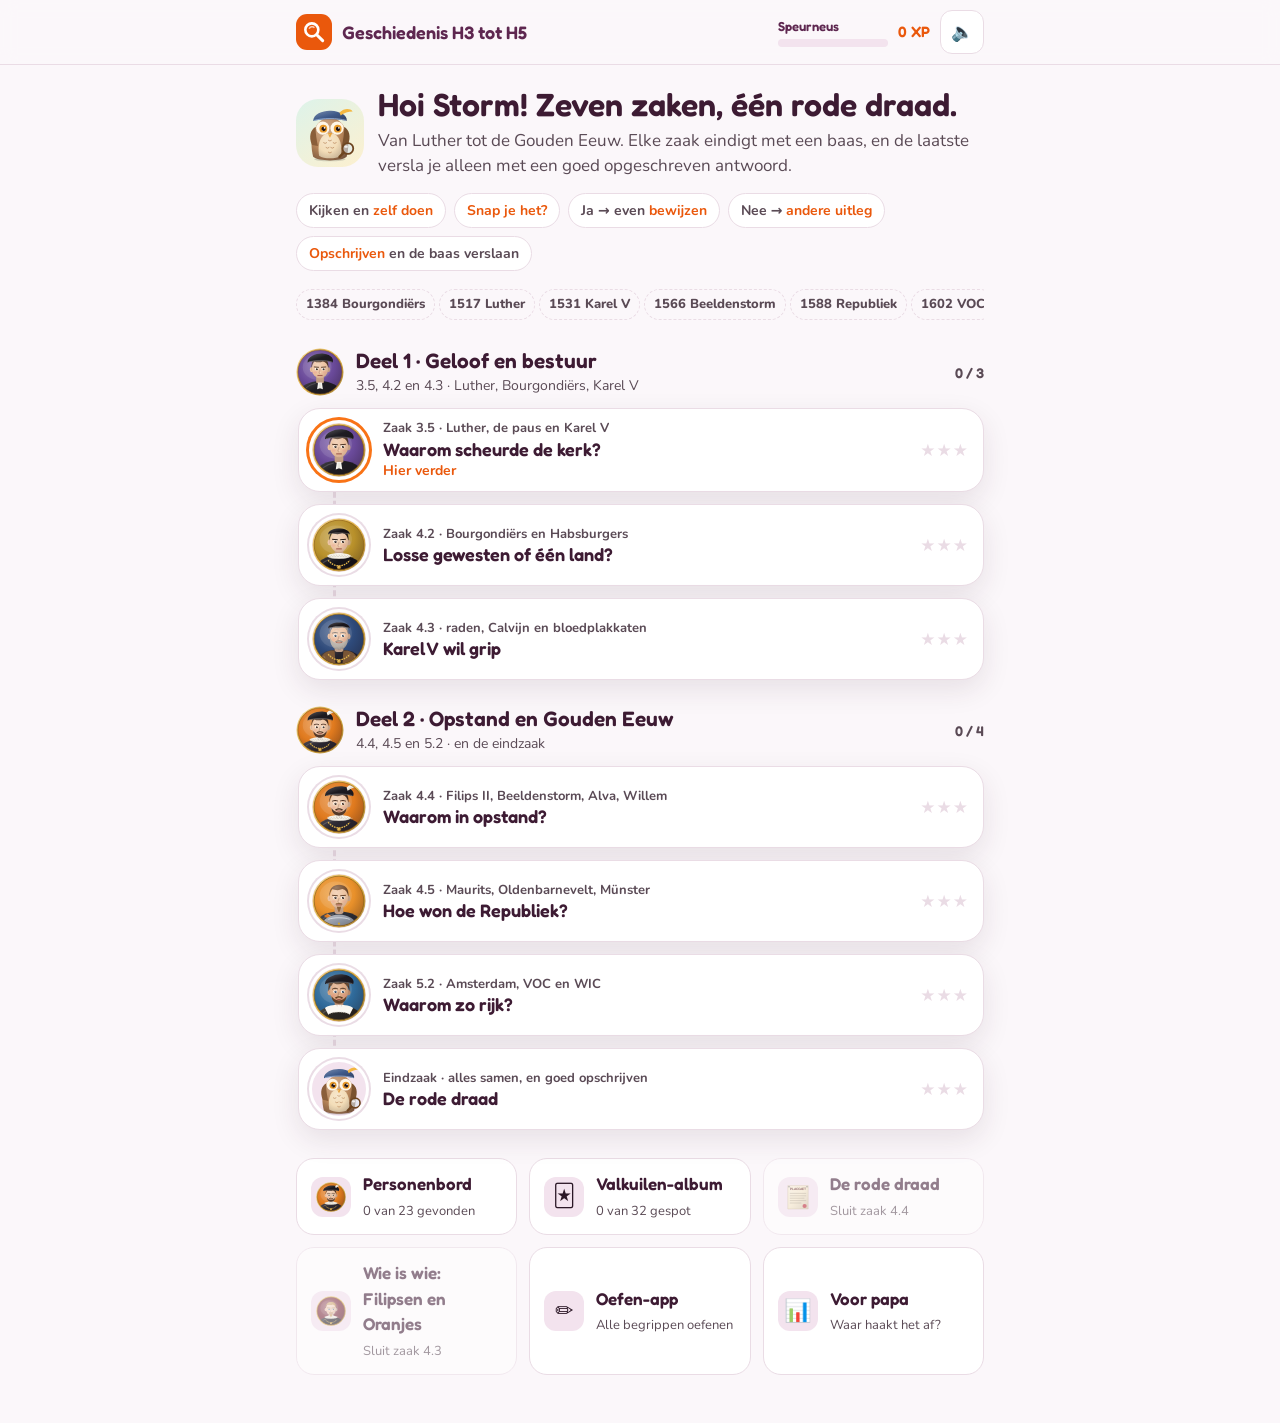
<file: speelles/index.html>
<!doctype html>
<html lang="nl">
<head>
<meta charset="utf-8">
<title>Geschiedenis Speelles</title>
<meta name="viewport" content="width=device-width, initial-scale=1, viewport-fit=cover">
<meta name="description" content="Speelbare uitleg voor geschiedenis 3.5, 4.2 tot en met 4.5 en 5.2: van Luther tot de Gouden Eeuw.">
<!-- Engine en bouwstenen komen uit tools/speelles-engine (node tools/speelles-engine/sync.mjs). Alleen lessen.js is van dit pakket. -->
<link rel="icon" href="data:image/svg+xml,%3Csvg xmlns=%22http://www.w3.org/2000/svg%22 viewBox=%220 0 24 24%22%3E%3Crect width=%2224%22 height=%2224%22 rx=%226%22 fill=%22%23EA580C%22/%3E%3Ccircle cx=%2210%22 cy=%2210%22 r=%225.5%22 fill=%22none%22 stroke=%22white%22 stroke-width=%222.4%22/%3E%3Cpath d=%22M14.5 14.5 L20 20%22 stroke=%22white%22 stroke-width=%222.8%22 stroke-linecap=%22round%22/%3E%3C/svg%3E">
<link rel="stylesheet" href="engine.css">
<link rel="stylesheet" href="biologie/vis.css">
<link rel="stylesheet" href="geschiedenis/vis.css">
</head>
<body>
<header class="kop"><div class="kop-in">
  <button class="merk" id="naar-kaart" aria-label="Naar de kaart"><i id="merk-ikoon"></i><span id="merk-naam"></span></button>
  <div class="stats">
    <div class="lvl"><b id="lvl-naam"></b><div class="xpbalk"><i id="xp-vul"></i></div></div>
    <div class="xpn"><span id="xp-n">0</span> XP</div>
    <button class="ikoon" id="stem" aria-pressed="false" aria-label="Voorlezen aan of uit">🔈</button>
  </div>
</div></header>
<main class="wrap" id="scherm"></main>
<div id="toasts" aria-live="polite"></div>
<canvas id="confetti"></canvas>
<script src="engine.js"></script>
<script src="biologie/teken.js"></script>
<script src="biologie/vis.js"></script>
<script src="geschiedenis/teken.js"></script>
<script src="geschiedenis/vis.js"></script>
<script src="lessen.js"></script>
</body>
</html>
</file>
<file: speelles/engine.css>
/* =========================================================================
   SPEELLES-ENGINE: stijl (canoniek, tools/speelles-engine/engine.css)
   Niet per hoofdstuk bewerken: sync.mjs kopieert dit naar elke speelles.
   Layout: één kolom (max 720px), vaste kop met XP; elk scherm is een podium
   met de gids erboven en acties eronder. Mobiel (390px) eerst.
   ========================================================================= */
@font-face{font-family:"Fredoka";src:url("assets/font/fredoka-500.woff2") format("woff2");font-weight:500;font-display:swap}
@font-face{font-family:"Fredoka";src:url("assets/font/fredoka-600.woff2") format("woff2");font-weight:600;font-display:swap}
@font-face{font-family:"Fredoka";src:url("assets/font/fredoka-700.woff2") format("woff2");font-weight:700;font-display:swap}
@font-face{font-family:"Nunito";src:url("assets/font/nunito-400.woff2") format("woff2");font-weight:400;font-display:swap}
@font-face{font-family:"Nunito";src:url("assets/font/nunito-600.woff2") format("woff2");font-weight:600;font-display:swap}
@font-face{font-family:"Nunito";src:url("assets/font/nunito-700.woff2") format("woff2");font-weight:700;font-display:swap}
@font-face{font-family:"Nunito";src:url("assets/font/nunito-800.woff2") format("woff2");font-weight:800;font-display:swap}

:root{
  --bg:#FBF7FA; --surface:#FFFFFF; --ink:#2B1726; --ink-soft:#5A4A55; --line:#EADCE5;
  --brand:#EA580C; --brand-bright:#F97316; --plum:#5E2750; --plum-deep:#3D1B33;
  --gold:#F4B740; --ok:#1F9E72; --soft:#DB5A4A;
  --plum-tint:#F3E3EE; --orange-tint:#FFE8D6; --gold-tint:#FDF0CF; --ok-tint:#DDF3EA; --soft-tint:#FBE1DD;
  --on-brand:#FFFFFF; --shadow:0 10px 28px rgba(61,27,51,.10);
  --scene-lucht1:#CDEBFA; --scene-lucht2:#F1FAFF; --scene-grond:#9CCB6B;
  --f-display:'Fredoka','Nunito',ui-rounded,'Segoe UI',sans-serif;
  --f-body:'Nunito','Segoe UI',system-ui,sans-serif;
  --ease:cubic-bezier(0.16,1,0.3,1);
  --z-kop:20; --z-confetti:39; --z-toast:40; --z-pop:41;
}
@media (prefers-color-scheme: dark){ :root:not([data-theme="light"]){
  --bg:#1C1118; --surface:#291A24; --ink:#F7EAF2; --ink-soft:#CDB6C5; --line:#47303F;
  --brand:#F0702A; --brand-bright:#FB8A3C; --plum:#E8A9D3; --plum-deep:#F5D4EA;
  --gold:#F4B740; --ok:#43C597; --soft:#F07D6E;
  --plum-tint:#3B2433; --orange-tint:#4A2A17; --gold-tint:#44381A; --ok-tint:#173B2F; --soft-tint:#4A2420;
  --scene-lucht1:#1E3550; --scene-lucht2:#2C2440; --scene-grond:#4E7A3A;
  --shadow:0 10px 28px rgba(0,0,0,.35); color-scheme:dark; } }
:root[data-theme="dark"]{
  --bg:#1C1118; --surface:#291A24; --ink:#F7EAF2; --ink-soft:#CDB6C5; --line:#47303F;
  --brand:#F0702A; --brand-bright:#FB8A3C; --plum:#E8A9D3; --plum-deep:#F5D4EA;
  --gold:#F4B740; --ok:#43C597; --soft:#F07D6E;
  --plum-tint:#3B2433; --orange-tint:#4A2A17; --gold-tint:#44381A; --ok-tint:#173B2F; --soft-tint:#4A2420;
  --scene-lucht1:#1E3550; --scene-lucht2:#2C2440; --scene-grond:#4E7A3A;
  --shadow:0 10px 28px rgba(0,0,0,.35); color-scheme:dark; }

*{box-sizing:border-box}
html,body{background:var(--bg)}
body{margin:0;color:var(--ink);font-family:var(--f-body);font-size:17px;line-height:1.5;-webkit-tap-highlight-color:transparent;overflow-x:hidden}
button{font:inherit;color:inherit;cursor:pointer}
button:focus-visible,input:focus-visible,a:focus-visible{outline:3px solid var(--brand-bright);outline-offset:2px}
sup,sub{font-size:.62em;line-height:0}
.wrap{max-width:720px;margin:0 auto;padding-inline:16px;padding-block:0 48px}

/* kop */
.kop{position:sticky;top:env(safe-area-inset-top,0px);z-index:var(--z-kop);background:color-mix(in oklab,var(--bg) 88%,transparent);backdrop-filter:blur(8px);border-bottom:1px solid var(--line)}
.kop-in{max-width:720px;margin:0 auto;padding:10px 16px;display:flex;align-items:center;gap:10px}
.merk{display:flex;align-items:center;gap:10px;background:none;border:0;padding:0;font-family:var(--f-display);font-weight:600;font-size:18px;color:var(--plum);min-width:0}
.merk i{font-style:normal;display:grid;place-items:center;width:36px;height:36px;border-radius:11px;background:var(--brand);color:var(--on-brand);flex:none}
.merk i svg{width:26px;height:26px}
.merk span{white-space:nowrap;overflow:hidden;text-overflow:ellipsis}
.stats{margin-left:auto;display:flex;align-items:center;gap:10px;min-width:0}
.lvl{display:flex;flex-direction:column;gap:3px;min-width:0}
.lvl b{font-family:var(--f-display);font-weight:600;font-size:13px;color:var(--plum);white-space:nowrap;overflow:hidden;text-overflow:ellipsis;max-width:130px}
.xpbalk{width:110px;height:8px;border-radius:99px;background:var(--plum-tint);overflow:hidden}
.xpbalk i{display:block;height:100%;width:0;background:linear-gradient(90deg,var(--brand),var(--gold));border-radius:99px;transition:width .6s var(--ease)}
.xpn{font-family:var(--f-display);font-weight:600;font-size:15px;color:var(--brand);white-space:nowrap;font-variant-numeric:tabular-nums}
.ikoon{width:44px;height:44px;border-radius:12px;border:1px solid var(--line);background:var(--surface);display:grid;place-items:center;font-size:18px;flex:none}
.ikoon[aria-pressed="true"]{background:var(--orange-tint);border-color:var(--brand-bright)}
@media (max-width:460px){.merk span{display:none}.xpbalk{width:76px}.lvl b{max-width:96px}}

/* home */
.hallo{display:flex;gap:14px;align-items:center;margin:22px 0 8px}
.gids{flex:none;width:68px;height:68px;border-radius:22px;background:linear-gradient(145deg,var(--ok-tint),var(--gold-tint));display:grid;place-items:center;overflow:hidden}
.gids svg{width:88%;height:88%}
.hallo h1{font-family:var(--f-display);font-weight:600;font-size:clamp(1.45rem,4vw,2rem);margin:0;line-height:1.15;color:var(--plum-deep);text-wrap:balance}
.hallo p{margin:4px 0 0;color:var(--ink-soft)}
.uitleg-loop{display:flex;flex-wrap:wrap;gap:8px;margin:14px 0 18px}
.uitleg-loop span{font-size:14px;font-weight:700;padding:6px 12px;border-radius:99px;background:var(--surface);border:1px solid var(--line);color:var(--ink-soft)}
.uitleg-loop span b{color:var(--brand)}
.expeditie{margin-top:26px}
.exp-kop{display:flex;align-items:center;gap:12px;margin-bottom:12px}
.exp-kop .exp-bol{flex:none;width:48px;height:48px;border-radius:15px;display:grid;place-items:center;overflow:hidden}
.exp-kop .exp-bol svg{width:100%;height:100%}
.exp-kop h2{font-family:var(--f-display);font-weight:600;font-size:1.3rem;margin:0;color:var(--plum-deep);line-height:1.15}
.exp-kop p{margin:2px 0 0;font-size:14px;color:var(--ink-soft)}
.exp-kop .exp-teller{margin-left:auto;font-family:var(--f-display);font-weight:600;color:var(--ink-soft);font-size:14px;white-space:nowrap}
.pad{position:relative;display:flex;flex-direction:column;gap:12px;padding-left:2px}
.pad::before{content:"";position:absolute;left:37px;top:30px;bottom:30px;border-left:3px dashed var(--line)}
.eiland{position:relative;display:flex;align-items:center;gap:14px;text-align:left;background:var(--surface);border:1px solid var(--line);border-radius:22px;padding:10px 14px 10px 10px;box-shadow:var(--shadow);transition:transform .2s var(--ease);width:100%}
.eiland:hover{transform:translateY(-2px)}
.eiland .bol{flex:none;width:60px;height:60px;border-radius:50%;display:grid;place-items:center;background:var(--plum-tint);border:3px solid var(--surface);box-shadow:0 0 0 2px var(--line);overflow:hidden}
.eiland .bol svg{width:100%;height:100%}
.eiland.volgende .bol{box-shadow:0 0 0 3px var(--brand-bright);animation:ring 2.2s var(--ease) infinite}
.eiland.gehaald .bol{background:var(--gold-tint);box-shadow:0 0 0 2px var(--gold)}
@keyframes ring{0%,100%{box-shadow:0 0 0 3px var(--brand-bright)}50%{box-shadow:0 0 0 8px color-mix(in oklab,var(--brand-bright) 25%,transparent)}}
.eiland .tx{min-width:0;flex:1}
.eiland .tx small{display:block;font-size:13px;font-weight:700;color:var(--ink-soft)}
.eiland .tx b{display:block;font-family:var(--f-display);font-weight:600;font-size:18px;color:var(--plum-deep);line-height:1.2}
.eiland .tx em{display:block;font-style:normal;font-size:14px;color:var(--brand);font-weight:700}
.sterren{flex:none;font-size:17px;letter-spacing:1px;color:var(--line)}
.sterren .aan{color:var(--gold)}
.tegels{display:grid;grid-template-columns:repeat(auto-fit,minmax(min(100%,200px),1fr));gap:12px;margin-top:28px}
.tegel-k{display:flex;gap:12px;align-items:center;text-align:left;background:var(--surface);border:1px solid var(--line);border-radius:18px;padding:12px 14px;min-height:64px;color:var(--ink);text-decoration:none}
.tegel-k .e{flex:none;width:40px;height:40px;display:grid;place-items:center;border-radius:12px;background:var(--plum-tint);font-size:22px}
.tegel-k .e svg{width:30px;height:30px}
.tegel-k b{display:block;font-family:var(--f-display);font-weight:600;color:var(--plum-deep)}
.tegel-k small{color:var(--ink-soft);font-size:13px}
.tegel-k[disabled]{opacity:.55;cursor:default}

/* speler */
.speler{margin-top:16px}
.lesbalk{display:flex;align-items:center;gap:12px;margin-bottom:12px}
.terug{border:1px solid var(--line);background:var(--surface);border-radius:12px;padding:10px 12px;font-weight:700;font-size:14px;color:var(--ink-soft);min-height:44px;flex:none}
.lesnaam{font-family:var(--f-display);font-weight:600;color:var(--plum-deep);min-width:0;overflow:hidden;text-overflow:ellipsis;white-space:nowrap}
.voortgang{flex:1;height:10px;border-radius:99px;background:var(--plum-tint);overflow:hidden;min-width:50px}
.voortgang i{display:block;height:100%;width:0;background:var(--brand);border-radius:99px;transition:width .5s var(--ease)}
.coach{display:flex;gap:10px;align-items:flex-start;margin:6px 0 14px}
.coach .gids{width:50px;height:50px;border-radius:16px}
.bubbel{position:relative;background:var(--surface);border:1px solid var(--line);border-radius:4px 18px 18px 18px;padding:12px 15px;font-size:17px;line-height:1.5;box-shadow:var(--shadow);min-width:0;flex:1}
.bubbel b{color:var(--plum)}
.bubbel.nieuw{animation:in .35s var(--ease)}
@keyframes in{from{opacity:0;transform:translateY(8px)}to{opacity:1;transform:none}}
.podium{background:var(--surface);border:1px solid var(--line);border-radius:24px;padding:16px;min-height:220px;box-shadow:var(--shadow);overflow:hidden}
.acties{display:flex;flex-wrap:wrap;gap:10px;margin-top:14px}
.knop{flex:1 1 auto;min-height:54px;border:0;border-radius:16px;background:var(--brand);color:var(--on-brand);font-weight:800;font-size:17px;padding:12px 20px;transition:transform .15s var(--ease),opacity .2s}
.knop:active{transform:scale(.97)}
.knop[disabled]{opacity:.35;cursor:not-allowed}
.knop.pulse:not([disabled]){animation:pulse 1.8s var(--ease) infinite}
@keyframes pulse{0%,100%{box-shadow:0 0 0 0 color-mix(in oklab,var(--brand) 45%,transparent)}50%{box-shadow:0 0 0 8px transparent}}
.knop.zacht{background:var(--surface);color:var(--plum-deep);border:2px solid var(--line)}
.knop.klein{flex:0 1 auto;min-height:46px;font-size:15px;padding:8px 14px}
.hint{width:100%;font-size:14px;color:var(--ink-soft);text-align:center}

/* snap-moment */
.snapgrid{display:grid;grid-template-columns:1fr 1fr;gap:10px;width:100%}
.snapknop{display:flex;flex-direction:column;align-items:flex-start;gap:2px;text-align:left;border-radius:18px;border:2px solid var(--line);background:var(--surface);padding:12px 14px;min-height:72px;transition:transform .15s var(--ease),border-color .2s}
.snapknop:hover{border-color:var(--brand-bright)}
.snapknop:active{transform:scale(.97)}
.snapknop .e{font-size:22px}
.snapknop b{font-family:var(--f-display);font-weight:600;font-size:17px;color:var(--plum-deep)}
.snapknop small{font-size:13px;color:var(--ink-soft);line-height:1.3}
.snapknop.ja{background:var(--brand);border-color:var(--brand)}
.snapknop.ja b,.snapknop.ja small{color:var(--on-brand)}
@media (max-width:420px){.snapknop small{display:none}.snapknop{min-height:60px}}

/* vragen */
.vraag{font-family:var(--f-display);font-weight:600;font-size:clamp(1.15rem,4.2vw,1.5rem);color:var(--plum-deep);text-align:center;margin:6px 0 16px;line-height:1.3;text-wrap:balance}
.vraag small{display:block;font-family:var(--f-body);font-weight:700;font-size:14px;color:var(--ink-soft);margin-bottom:6px}
.vraag-beeld{display:flex;justify-content:center;margin:-4px 0 10px}
.vraag-beeld svg{width:min(100%,300px);height:auto}
.opties{display:grid;grid-template-columns:repeat(auto-fit,minmax(min(100%,220px),1fr));gap:10px}
.optie{min-height:56px;border-radius:16px;border:2px solid var(--line);background:var(--bg);font-family:var(--f-body);font-weight:700;font-size:17px;line-height:1.3;padding:10px 14px;text-align:left;transition:transform .15s var(--ease),background .2s,border-color .2s}
.optie:hover:not([disabled]){border-color:var(--brand-bright)}
.optie.goed{background:var(--ok-tint);border-color:var(--ok);color:var(--ink)}
.optie.fout{background:var(--soft-tint);border-color:var(--soft);opacity:.75;animation:schud .4s}
@keyframes schud{20%{transform:translateX(-6px)}40%{transform:translateX(6px)}60%{transform:translateX(-4px)}80%{transform:translateX(3px)}}
.feedback{margin-top:14px;border-radius:16px;padding:12px 14px;font-size:16px}
.feedback:empty{display:none}
.feedback.fout{background:var(--soft-tint)}
.feedback.goed{background:var(--ok-tint)}
.feedback.info{background:var(--gold-tint)}
.feedback b{color:var(--plum-deep)}

/* baas */
.baas{display:flex;align-items:center;gap:12px;margin:-4px 0 14px;padding:8px 12px;border-radius:18px;background:var(--plum-tint)}
.baas .mon{flex:none;width:58px;height:58px;transition:transform .3s var(--ease)}
.baas .mon svg{width:100%;height:100%}
.baas .mon.raak{animation:raak .5s}
@keyframes raak{30%{transform:scale(.8) rotate(-10deg);filter:brightness(1.6)}60%{transform:scale(1.05) rotate(6deg)}}
.baas b{font-family:var(--f-display);font-weight:600;color:var(--plum-deep);display:block}
.hp{display:flex;gap:4px;margin-top:4px}
.hp i{width:22px;height:10px;border-radius:99px;background:var(--soft)}
.hp i.weg{background:var(--line)}
.baasportret{display:flex;flex-direction:column;align-items:center;gap:8px;text-align:center}
.baasportret svg{width:min(62vw,190px);height:auto}
.baasportret b{font-family:var(--f-display);font-weight:600;font-size:1.4rem;color:var(--plum-deep)}
.baasportret small{color:var(--ink-soft);font-weight:700;max-width:40ch}

/* visuals algemeen */
.vis{display:flex;flex-direction:column;align-items:center;gap:12px;width:100%}
.svgvis{width:100%;max-width:520px;height:auto;overflow:visible;display:block}
.groot{font-family:var(--f-display);font-weight:600;font-size:clamp(1.15rem,4.4vw,1.5rem);color:var(--plum-deep);text-align:center;line-height:1.35}
.groot small{display:block;font-family:var(--f-body);font-weight:600;font-size:15px;color:var(--ink-soft);margin-top:8px}
.check{font-size:15px;color:var(--ink-soft);text-align:center;font-variant-numeric:tabular-nums}
.check b{color:var(--ok)}
.schuif{width:min(100%,380px);display:flex;align-items:center;gap:12px;font-weight:800;color:var(--plum);font-size:15px}
.schuif label{min-width:6.5em}
.schuif input{flex:1;accent-color:var(--brand);height:32px;min-width:0}
.schuif output{font-family:var(--f-display);min-width:2.6em;text-align:right}
svg text{font-family:var(--f-display);font-weight:600}
.chips{display:flex;flex-wrap:wrap;gap:8px;justify-content:center}
.chip{min-width:48px;min-height:46px;border-radius:14px;border:2px solid var(--line);background:var(--bg);font-family:var(--f-display);font-weight:600;font-size:17px;padding:6px 12px;transition:background .2s,border-color .2s,transform .15s var(--ease)}
.chip:active{transform:scale(.96)}
.chip.aan{background:var(--brand);border-color:var(--brand);color:var(--on-brand)}
.chip.gedaan{background:var(--ok-tint);border-color:var(--ok)}
.chip.fout{background:var(--soft-tint);border-color:var(--soft);animation:schud .4s}
.chip[disabled]{opacity:.45}
.minis{font-size:13px;font-weight:700;color:var(--ink-soft);text-align:center}
.combo{font-family:var(--f-display);font-weight:600;color:var(--brand);font-size:17px;min-height:24px;text-align:center}

/* eindscherm, albums, ouders */
.eind{text-align:center;padding:12px 0}
.eind .grootster{font-size:48px;letter-spacing:6px;color:var(--line)}
.eind .grootster .aan{color:var(--gold)}
.eind h2{font-family:var(--f-display);font-weight:600;color:var(--plum-deep);margin:8px 0 4px;font-size:1.6rem}
.eind .nieuwe-orgs{display:flex;gap:10px;justify-content:center;flex-wrap:wrap;margin-top:12px}
.eind .nieuwe-orgs div{width:92px;border-radius:16px;background:var(--gold-tint);padding:6px;font-size:13px;font-weight:800}
.eind .nieuwe-orgs svg{width:72px;height:72px}
.paginakop{font-family:var(--f-display);font-weight:600;color:var(--plum-deep);font-size:1.6rem;margin:22px 0 6px}
.albumgrid{display:grid;grid-template-columns:repeat(auto-fill,minmax(150px,1fr));gap:10px;margin-top:14px}
.valk{border-radius:16px;border:1px solid var(--line);background:var(--surface);padding:12px;min-height:110px}
.valk b{display:block;font-family:var(--f-display);font-weight:600;color:var(--plum-deep);line-height:1.2}
.valk code{display:block;margin-top:6px;font-family:var(--f-body);font-weight:700;font-size:14px;color:var(--soft)}
.valk small{display:block;margin-top:6px;font-size:12px;font-weight:700;color:var(--ink-soft)}
.valk.dicht{background:var(--bg);border-style:dashed;color:var(--ink-soft)}
.valk.dicht b{color:var(--ink-soft)}
.orgkaart{border-radius:18px;border:1px solid var(--line);background:var(--surface);padding:10px;text-align:center;box-shadow:var(--shadow)}
.orgkaart svg{width:100%;max-width:110px;height:auto;aspect-ratio:1}
.orgkaart b{display:block;font-family:var(--f-display);font-weight:600;color:var(--plum-deep)}
.orgkaart small{display:block;font-size:12px;font-weight:700;color:var(--ink-soft);line-height:1.3;margin-top:2px}
.orgkaart.dicht{background:var(--bg);border-style:dashed;box-shadow:none}
.orgkaart.dicht svg{filter:grayscale(1) brightness(0);opacity:.12}
.tab{width:100%;border-collapse:collapse;font-size:15px;margin-top:10px}
.tab th,.tab td{padding:8px 6px;border-bottom:1px solid var(--line);text-align:left}
.tab td.n{text-align:center;font-variant-numeric:tabular-nums}
.tabwrap{overflow-x:auto}
.p{color:var(--ink-soft);max-width:62ch}
.inzicht{display:grid;gap:8px;margin-top:14px}
.inzicht .tree{display:grid;grid-template-columns:56px 1fr;gap:12px;align-items:center;background:var(--surface);border:1px solid var(--line);border-radius:16px;padding:10px 12px}
.inzicht .tree svg{width:56px;height:56px}
.inzicht .tree b{display:block;font-family:var(--f-display);font-weight:600;color:var(--plum-deep)}
.inzicht .tree span{color:var(--ink-soft);font-size:15px}
.inzicht .tree.mid{background:var(--gold-tint);border-color:var(--gold)}

#toasts{position:fixed;left:50%;bottom:calc(16px + env(safe-area-inset-bottom,0px));transform:translateX(-50%);z-index:var(--z-toast);display:flex;flex-direction:column;gap:8px;align-items:center;pointer-events:none;width:min(92vw,420px)}
.toast{background:var(--plum-deep);color:var(--bg);font-weight:800;border-radius:14px;padding:10px 16px;box-shadow:var(--shadow);animation:in .3s var(--ease);text-align:center}
.xp-pop{position:fixed;z-index:var(--z-pop);font-family:var(--f-display);font-weight:700;color:var(--brand);font-size:22px;pointer-events:none;animation:xpop 1s var(--ease) forwards}
@keyframes xpop{to{opacity:0;transform:translateY(-50px)}}
#confetti{position:fixed;inset:0;pointer-events:none;z-index:var(--z-confetti);width:100%;height:100%}
.sr{position:absolute;width:1px;height:1px;overflow:hidden;clip:rect(0 0 0 0)}
@media (prefers-reduced-motion: reduce){*,*::before,*::after{animation-duration:.01ms!important;animation-iteration-count:1!important;transition-duration:.01ms!important}}
</file>
<file: speelles/biologie/vis.css>
/* BIOLOGIE: stijl van de bouwstenen (canoniek: tools/speelles-engine/biologie/vis.css) */

/* kaartjes (sorteer, ketting) */
.bkaart{display:flex;align-items:center;gap:8px;min-height:52px;border-radius:16px;border:2px solid var(--line);background:var(--bg);padding:6px 12px 6px 6px;font-family:var(--f-display);font-weight:600;font-size:16px;line-height:1.2;text-align:left;touch-action:none;user-select:none;transition:transform .15s var(--ease),border-color .2s,opacity .3s}
.bkaart:hover:not([disabled]){border-color:var(--brand-bright)}
.bkaart.aan{border-color:var(--brand);background:var(--orange-tint)}
.bkaart .bk-ic{flex:none;width:40px;height:40px;display:grid;place-items:center}
.bkaart .bk-ic svg{width:40px;height:40px}
.bkaart.groot-kaart{min-height:84px;font-size:19px;padding:8px 18px 8px 8px;box-shadow:var(--shadow);background:var(--surface)}
.bkaart.groot-kaart .bk-ic,.bkaart.groot-kaart .bk-ic svg{width:64px;height:64px}
.bkaart.weg{opacity:0;transform:scale(.8);pointer-events:none;position:absolute;visibility:hidden}
.bkaart.schud,.bak.schud{animation:schud .4s}
.geest{position:fixed;z-index:var(--z-pop);pointer-events:none;opacity:.9;transform:rotate(-3deg) scale(1.04);box-shadow:var(--shadow)}
.doel-hover{outline:3px dashed var(--brand-bright);outline-offset:2px}

/* sorteer */
.sorteer-kaart{min-height:96px;display:grid;place-items:center;width:100%}
.bakken{display:grid;gap:8px;width:100%}
.bak{display:flex;flex-direction:column;align-items:center;gap:2px;min-height:96px;border-radius:18px;border:2px dashed var(--plum);background:var(--plum-tint);padding:10px 6px;text-align:center;transition:background .2s}
.bak:hover{background:color-mix(in oklab,var(--plum-tint) 70%,var(--orange-tint))}
.bak b{font-family:var(--f-display);font-weight:600;color:var(--plum-deep);font-size:16px;line-height:1.15}
.bak small{font-size:12px;font-weight:700;color:var(--ink-soft);line-height:1.2}
.bak-in{display:flex;flex-wrap:wrap;gap:4px;justify-content:center;margin-top:4px}
.bak-chip{display:inline-flex;align-items:center;gap:3px;font-size:11px;font-weight:800;background:var(--surface);border-radius:99px;padding:2px 7px 2px 3px;animation:in .3s var(--ease)}
.bak-chip svg{width:18px;height:18px}

/* ketting */
.keten{list-style:none;margin:0;padding:0;width:100%;max-width:420px;display:flex;flex-direction:column;align-items:stretch;position:relative}
.keten.ring{padding-right:44px}
.schakel-slot{display:flex;align-items:center;gap:10px;min-height:58px;border-radius:16px;border:2px dashed var(--line);background:var(--bg);padding:6px 10px}
.schakel-slot.gevuld{border-style:solid;border-color:var(--ok);background:var(--ok-tint);animation:in .35s var(--ease)}
.slot-nr{flex:none;width:28px;height:28px;border-radius:50%;display:grid;place-items:center;background:var(--plum);color:var(--surface);font-family:var(--f-display);font-weight:600;font-size:14px}
.slot-leeg{color:var(--ink-soft);font-weight:700;font-size:14px}
.slot-ic svg{width:42px;height:42px;display:block}
.slot-t b{display:block;font-family:var(--f-display);font-weight:600;color:var(--plum-deep);line-height:1.15}
.slot-t small{display:block;font-size:13px;font-weight:800;color:var(--ok)}
.pijl-tussen{text-align:center;font-size:13px;font-weight:800;color:var(--line);padding:2px 0;transition:color .3s}
.pijl-tussen.aan{color:var(--brand)}
.pijl-terug{position:absolute;right:0;top:20px;bottom:20px;width:36px;border:3px dashed var(--line);border-left:0;border-radius:0 18px 18px 0;display:flex;align-items:center;justify-content:center;transition:border-color .3s}
.pijl-terug span{writing-mode:vertical-rl;font-size:12px;font-weight:800;color:var(--ink-soft);transform:translateX(26px);white-space:nowrap}
.pijl-terug.aan{border-color:var(--brand)}
.pijl-terug.aan span{color:var(--brand)}
.lade{display:flex;flex-wrap:wrap;gap:8px;justify-content:center;width:100%;position:relative}

/* zoomlift */
.lift{display:grid;grid-template-columns:1fr 116px;gap:10px;width:100%;align-items:start}
.lift-beeld svg{border-radius:16px}
.lift-beeld.wissel{animation:liftin .45s var(--ease)}
@keyframes liftin{from{opacity:.2;transform:scale(.94)}to{opacity:1;transform:none}}
.lift-info{margin-top:8px}
.lift-naam b{font-family:var(--f-display);font-weight:600;font-size:1.3rem;color:var(--plum-deep)}
.lift-naam small{font-weight:700;color:var(--ink-soft);font-size:14px}
.lift-def{font-size:16px;line-height:1.45}
.lift-def b{color:var(--plum)}
.liftschacht{display:flex;flex-direction:column;gap:6px;background:linear-gradient(180deg,var(--plum-tint),var(--bg));border:1px solid var(--line);border-radius:18px;padding:6px}
.liftknoppen{display:flex;flex-direction:column;gap:5px}
.liftknop{display:flex;align-items:center;gap:6px;min-height:44px;border-radius:12px;border:2px solid var(--line);background:var(--surface);padding:4px 6px;text-align:left;font-size:12.5px;font-weight:800;line-height:1.1;color:var(--ink)}
.liftknop .lk-n{flex:none;width:22px;height:22px;border-radius:50%;display:grid;place-items:center;background:var(--line);font-family:var(--f-display);font-size:12px}
.liftknop .lk-t{min-width:0;overflow-wrap:normal;word-break:normal;hyphens:manual}
.liftknop.gezien .lk-n{background:var(--ok-tint);color:var(--ok)}
.liftknop.aan{border-color:var(--brand);background:var(--orange-tint)}
.liftknop.aan .lk-n{background:var(--brand);color:var(--on-brand)}
.liftpijl{min-height:44px;border-radius:12px;border:0;background:var(--plum);color:var(--surface);font-size:16px}
.liftpijl[disabled]{opacity:.3}
@media (max-width:420px){.lift{grid-template-columns:1fr 112px}.liftknop{font-size:12px}}

/* lagenfilter */
.lagen-beeld g{transition:opacity .45s var(--ease)}

/* voedselweb */
.web-knoop{cursor:pointer}
.web-knoop circle{transition:stroke .2s}
.web-knoop.aan>circle{stroke:var(--brand);stroke-width:4}
.web-knoop:focus-visible{outline:none}
.web-knoop:focus-visible>circle{stroke:var(--brand-bright);stroke-width:4}

/* ophoping */
.voorspel{display:flex;flex-direction:column;gap:8px;align-items:center;width:100%}
.gif-lijst{display:flex;flex-direction:column;gap:8px;width:100%}
.gif-rij{display:grid;grid-template-columns:44px 1fr auto;gap:10px;align-items:center;border-radius:14px;padding:6px 10px;background:var(--bg);opacity:.45;transition:opacity .4s}
.gif-rij.aan{opacity:1}
.gif-rij .bk-ic svg{width:44px;height:44px}
.gif-tx span{font-family:var(--f-display);font-weight:600;color:var(--plum-deep)}
.gif-tx small{font-family:var(--f-body);font-weight:700;color:var(--ink-soft);font-size:12px}
.gif-meter{display:flex;flex-wrap:wrap;gap:2px;margin-top:4px;min-height:8px}
.gif-bol{width:6px;height:6px;border-radius:50%;background:#7A2E8A;animation:in .3s var(--ease)}
.gif-blok{width:22px;height:22px;border-radius:5px;background:repeating-radial-gradient(circle at 3px 3px,#7A2E8A 0 1.6px,transparent 1.7px 4.4px),#E9D3F0;border:1px solid #7A2E8A;animation:in .3s var(--ease)}
.gif-getal{font-family:var(--f-display);font-size:18px;color:#7A2E8A;font-variant-numeric:tabular-nums}

/* biomassa */
.massa-dier svg{width:120px;height:120px}
.massa-balk{display:flex;width:100%;height:46px;border-radius:12px;overflow:hidden;border:2px solid var(--line)}
.massa-deel{display:grid;place-items:center;font-size:12px;font-weight:800;color:#2B1726;transition:flex .5s var(--ease),opacity .4s;min-width:0;overflow:hidden;white-space:nowrap}
.massa-deel.weg{flex:0!important;opacity:0}

/* populatiesim */
.grafiek{max-width:520px}

/* koppel */
.koppel-beeld{width:100%;max-width:420px}
.koppel-beeld svg{border-radius:16px;background:linear-gradient(180deg,var(--scene-lucht1),var(--scene-lucht2))}

/* symbiometer */
.duo-vak{width:100%}
.duo-uitleg{text-align:center;font-size:15px;color:var(--ink-soft);margin-bottom:8px}
.duo-kanten{display:grid;grid-template-columns:1fr 1fr;gap:10px}
.duo-kant{display:flex;flex-direction:column;align-items:center;gap:4px;background:var(--bg);border-radius:16px;padding:8px}
.duo-kant b{font-family:var(--f-display);font-weight:600;color:var(--plum-deep);text-align:center;line-height:1.15}
.duo-ic svg{width:76px;height:76px}
.tri{display:flex;flex-direction:column;gap:5px;width:100%}
.tri .chip{font-size:14px;min-height:44px;padding:4px 6px;width:100%}
.tri .chip.tri-plus.aan{background:var(--ok);border-color:var(--ok)}
.tri .chip.tri-nul.aan{background:var(--ink-soft);border-color:var(--ink-soft)}
.tri .chip.tri-min.aan{background:var(--soft);border-color:var(--soft)}

/* chromosomen (paren) */
.chrom-veld{display:flex;flex-wrap:wrap;gap:10px;justify-content:center;align-items:flex-end;min-height:90px;width:100%}
.chrom-pil{display:grid;place-items:center;width:46px;border-radius:12px;border:2px solid var(--line);background:var(--bg);padding:2px}
.chrom-pil.aan{border-color:var(--brand);background:var(--orange-tint)}
.chrom-pil.weg{display:none}
.chrom-rijen{display:flex;flex-wrap:wrap;gap:10px;justify-content:center;align-items:flex-end}
.chrom-paar{display:grid;grid-template-columns:auto auto;gap:3px;justify-items:center;align-items:end;background:var(--ok-tint);border-radius:12px;padding:6px;animation:in .3s var(--ease)}
.chrom-paar.gesl{background:var(--gold-tint)}
.chrom-paar small{grid-column:1/-1;font-size:11px;font-weight:800;color:var(--ink-soft)}
.chrom-paar .chrom-pil{width:30px;border:0;background:none;cursor:default}

/* telling */
.tel-wrap{display:grid;grid-template-columns:1fr 1fr;gap:10px;width:100%}
.tel-kolom{border-radius:16px;padding:10px;background:var(--bg)}
.tel-kolom>b{display:block;font-family:var(--f-display);font-weight:600;color:var(--plum-deep);margin-bottom:6px}
.tel-kolom.zonder{background:var(--soft-tint)}
.tel-kolom.met{background:var(--ok-tint)}
.tel-rij{font-variant-numeric:tabular-nums;font-size:15px;padding:3px 0;border-top:1px solid color-mix(in oklab,var(--ink) 10%,transparent);animation:in .3s var(--ease)}

/* basenrits */
.trap{display:flex;gap:6px;justify-content:center;flex-wrap:nowrap;width:100%;overflow-x:auto;padding:6px 2px}
.trede{display:flex;flex-direction:column;align-items:center;gap:0;transform:translateY(var(--x));transition:transform .6s var(--ease)}
.trap.rits-klaar .trede{animation:draai 2.4s var(--ease) infinite alternate}
@keyframes draai{to{transform:translateY(calc(var(--x) * -1))}}
.base{width:34px;height:40px;border-radius:9px;display:grid;place-items:center;color:#fff;font-family:var(--f-display);font-weight:600;font-size:18px}
.base.leeg{background:var(--bg);color:var(--ink-soft);border:2px dashed var(--line)}
.sport{width:4px;height:16px;background:var(--line)}
.trede.dicht .sport{background:var(--plum)}
.trede.nu .base.leeg{border-color:var(--brand);background:var(--orange-tint)}
.base-chip{min-width:58px;font-size:20px;border-width:3px}
@media (max-width:400px){.base{width:30px;height:36px;font-size:16px}.trap{gap:4px}}

/* mutatielab */
.gen-rij{display:flex;gap:4px;justify-content:center;flex-wrap:nowrap}
.gen-base{width:30px;height:46px;flex:none;border:0;border-radius:9px;color:#fff;font-family:var(--f-display);font-weight:600;font-size:18px}
.gen-base.veranderd{outline:3px solid var(--brand);outline-offset:2px;animation:in .3s var(--ease)}
.eiwit{width:100%}
.mut-onder{display:flex;gap:12px;align-items:center;justify-content:center;flex-wrap:wrap;width:100%}
.mut-dier svg{width:120px;height:120px}

/* receptcake */
.cake-beeld{width:100%;max-width:340px}
.cake-groep{display:flex;flex-direction:column;align-items:center;gap:6px}
.cake-groep>b{font-family:var(--f-display);font-weight:600;color:var(--plum-deep);font-size:15px}

/* gatentekst */
.def-term{font-family:var(--f-display);font-weight:600;font-size:1.4rem;color:var(--brand)}
.def-zin{font-size:19px;line-height:2.1;text-align:center;max-width:46ch;font-weight:700}
.def-zin.af{color:var(--plum-deep)}
.gat{display:inline-block;min-width:4.6em;border-bottom:3px solid var(--line);margin:0 3px;padding:0 4px;line-height:1.3;color:var(--brand);cursor:pointer;white-space:pre}
.gat.nu{border-bottom-color:var(--brand);background:var(--orange-tint);border-radius:6px 6px 0 0}
.gat.gevuld{border-bottom-color:var(--ok);color:var(--ok);white-space:normal;min-width:0}

/* voorspelproef */
.proef-wrap{display:grid;grid-template-columns:1fr 1fr;gap:10px;width:100%}
.proef-kol{background:var(--bg);border-radius:16px;padding:10px}
.proef-kol>b{display:block;font-family:var(--f-display);font-weight:600;color:var(--plum-deep);margin-bottom:4px}
.proef-rij{display:flex;align-items:center;gap:6px;font-size:15px;padding:3px 0}
.proef-rij b{margin-left:auto;font-variant-numeric:tabular-nums;color:var(--plum)}
.proef-rij .bk-ic svg{width:30px;height:30px}
.proef-beeld svg{width:min(100%,320px);height:auto}
.vis-knoppen{display:flex;flex-wrap:wrap;gap:10px;width:100%}

.duo-som{display:grid;grid-template-columns:repeat(auto-fit,minmax(140px,1fr));gap:8px;margin-top:10px;width:100%}
.duo-som>div{background:var(--bg);border-radius:14px;padding:8px;text-align:center}
.duo-som .ds-ic svg{width:44px;height:44px}
.duo-som b{display:block;font-family:var(--f-display);font-weight:600;color:var(--plum-deep);font-size:15px}
.duo-som small{font-weight:800;color:var(--ink-soft);font-size:12px}
.gif-legenda{display:flex;gap:14px;justify-content:center;align-items:center;font-size:12px;font-weight:800;color:var(--ink-soft)}
.gif-legenda i{display:inline-block;vertical-align:middle;margin-right:4px}
</file>
<file: speelles/geschiedenis/vis.css>
/* GESCHIEDENIS: stijl van de bouwstenen (canoniek: tools/speelles-engine/geschiedenis/vis.css)
   Soortkleuren (vast in alle geschiedenisfilms): religieus #8E5BC4, economisch #D08A1E, politiek #2F7DD1, sociaal #D9486E.
   Elk tikpunt >= 44 px, labels >= 13 px. */
:root{--rel:#8E5BC4;--eco:#D08A1E;--pol:#2F7DD1;--soc:#D9486E;--perkament:#FBF3E2;--perkament-rand:#E2CFA8}
@media (prefers-color-scheme: dark){:root:not([data-theme="light"]){--perkament:#3A2E22;--perkament-rand:#6A5638}}
:root[data-theme="dark"]{--perkament:#3A2E22;--perkament-rand:#6A5638}

/* leven in de tekeningen (beeldstandaard: ademen en knipperen) */
.gs-adem{transform-box:fill-box;transform-origin:50% 100%;animation:gs-adem 4.2s ease-in-out infinite}
@keyframes gs-adem{50%{transform:translateY(-1.2%) scale(1.012)}}
.gs-knip{transform-box:fill-box;transform-origin:center;transform:scaleY(0);animation:gs-knip 5.3s infinite}
@keyframes gs-knip{0%,93%{transform:scaleY(0)}95.5%{transform:scaleY(1)}98%,100%{transform:scaleY(0)}}
.gs-schud{animation:schud .4s}

/* biologie-bouwstenen leesbaar maken binnen dit pakket */
.bak-chip{font-size:13px;padding:3px 9px}
.bak small{font-size:13px}

/* algemene keuzeknop */
.gs-keus{display:flex;flex-direction:column;align-items:flex-start;gap:2px;text-align:left;min-height:56px;border-radius:16px;border:2px solid var(--line);background:var(--bg);padding:9px 12px;transition:transform .15s var(--ease),border-color .2s,background .2s}
.gs-keus b{font-family:var(--f-display);font-weight:600;font-size:17px;color:var(--plum-deep);line-height:1.15}
.gs-keus small{font-size:13px;font-weight:700;color:var(--ink-soft);line-height:1.25}
.gs-keus:hover:not([disabled]){border-color:var(--brand-bright)}
.gs-keus:active{transform:scale(.97)}
.gs-keus[disabled]{opacity:.45}
.gs-keus.soort{border-color:color-mix(in oklab,var(--soort) 55%,var(--line));background:color-mix(in oklab,var(--soort) 12%,var(--bg))}
.gs-keus.soort b{color:color-mix(in oklab,var(--soort) 80%,var(--ink))}

/* tijdlijn */
.gs-tl-nu{width:100%;display:flex;flex-direction:column;align-items:center;gap:6px;min-height:72px}
.gs-tl-label{font-size:13px;font-weight:800;color:var(--ink-soft)}
.gs-tl{list-style:none;margin:0;padding:0 0 0 22px;width:100%;max-width:460px;display:flex;flex-direction:column;gap:6px;position:relative}
.gs-tl::before{content:"";position:absolute;left:8px;top:6px;bottom:6px;border-left:4px solid color-mix(in oklab,var(--plum) 30%,var(--line));border-radius:4px}
.gs-tl-kaart{position:relative;display:flex;align-items:center;gap:10px;min-height:48px;border-radius:14px;border:2px solid var(--baan,var(--line));background:var(--surface);padding:6px 12px;font-family:var(--f-display);font-weight:600;font-size:16px;line-height:1.2;color:var(--plum-deep)}
.gs-tl-kaart.open::before{content:"";position:absolute;left:-21px;top:50%;width:12px;height:12px;margin-top:-6px;border-radius:50%;background:var(--baan,var(--plum));box-shadow:0 0 0 3px var(--surface)}
.gs-tl-kaart.nu{width:100%;max-width:460px;min-height:64px;font-size:18px;box-shadow:var(--shadow);border-color:var(--brand-bright);background:var(--orange-tint);animation:in .35s var(--ease)}
.gs-tl-kaart.open{animation:in .35s var(--ease)}
.gs-tl-jaar{flex:none;font-family:var(--f-display);font-weight:700;font-size:14px;color:var(--surface);background:var(--baan,var(--plum));border-radius:99px;padding:3px 9px;font-variant-numeric:tabular-nums}
.gs-tl-t{flex:1;min-width:0}
.gs-tl-baan{font-size:13px;font-weight:800;color:var(--baan,var(--ink-soft))}
.gs-tl-slot{width:100%;min-height:44px;border-radius:12px;border:2px dashed var(--brand-bright);background:transparent;color:var(--brand);font-weight:800;font-size:14px}
.gs-tl-slot:hover{background:var(--orange-tint)}

/* oorzakenweb */
.gs-ow-vak{width:100%;display:flex;flex-direction:column;align-items:center;gap:10px}
.gs-ow-kaart{width:100%;max-width:460px;display:flex;flex-direction:column;gap:4px;border-radius:16px;border:2px solid var(--soort,var(--line));background:color-mix(in oklab,var(--soort,var(--surface)) 10%,var(--surface));padding:12px 14px;font-family:var(--f-display);font-weight:600;font-size:18px;line-height:1.25;color:var(--plum-deep);box-shadow:var(--shadow);animation:in .35s var(--ease)}
.gs-ow-kaart .gs-tl-jaar{align-self:flex-start}
.gs-ow-vraag{font-size:15px;font-weight:700;color:var(--ink-soft);text-align:center}
.gs-ow-knoppen{display:grid;gap:8px;width:100%;max-width:460px}
.gs-ow-knoppen.twee{grid-template-columns:1fr 1fr}
.gs-ow-knoppen.vier{grid-template-columns:1fr 1fr}
.gs-ow-web{width:100%;display:grid;grid-template-columns:1fr auto 1fr;gap:8px;align-items:start;border-top:1px dashed var(--line);padding-top:10px}
.gs-ow-web:has(.gs-ow-midden:first-child){grid-template-columns:auto 1fr}
.gs-ow-midden{align-self:center;text-align:center;border-radius:16px;background:var(--plum-deep);color:var(--surface);padding:10px 10px;max-width:120px}
.gs-ow-midden b{display:block;font-family:var(--f-display);font-weight:600;font-size:15px;line-height:1.2;color:var(--surface)}
.gs-ow-midden small{font-size:13px;font-weight:800;color:var(--gold)}
.gs-ow-kol{display:flex;flex-direction:column;gap:6px;min-width:0}
.gs-ow-kol > b{font-size:13px;font-weight:800;color:var(--ink-soft)}
.gs-ow-chip{border-radius:12px;border-left:6px solid var(--soort,var(--line));background:color-mix(in oklab,var(--soort,var(--line)) 14%,var(--surface));padding:5px 8px;font-size:13px;font-weight:700;line-height:1.25;animation:in .35s var(--ease)}
.gs-ow-chip small{display:block;font-size:13px;font-weight:800;color:color-mix(in oklab,var(--soort,var(--ink-soft)) 85%,var(--ink))}

/* bronnen */
.gs-bron{margin:0;width:100%;border-radius:16px;background:var(--perkament);border:2px solid var(--perkament-rand);padding:10px;box-shadow:inset 0 0 0 3px color-mix(in oklab,var(--perkament) 70%,#fff)}
.gs-bron.klein .gs-bron-svg{max-height:200px}
.gs-bron-titel{font-family:var(--f-display);font-weight:600;font-size:15px;color:#7A4A1A;margin-bottom:6px}
@media (prefers-color-scheme: dark){:root:not([data-theme="light"]) .gs-bron-titel{color:#F4C68A}}
:root[data-theme="dark"] .gs-bron-titel{color:#F4C68A}
.gs-bron-svg{width:100%;height:auto;display:block;border-radius:10px}
.gs-bron-tekst{margin:0;font-family:Georgia,'Times New Roman',serif;font-style:italic;font-size:17px;line-height:2;color:var(--ink)}
.gs-zin{display:inline;font:inherit;font-style:italic;color:inherit;background:color-mix(in oklab,var(--gold) 18%,transparent);border:0;border-bottom:2px dashed var(--brand-bright);border-radius:4px;padding:6px 2px;margin:0 1px;line-height:2;cursor:pointer;-webkit-box-decoration-break:clone;box-decoration-break:clone}
.gs-zin.gevonden{background:var(--ok-tint);border-bottom-color:var(--ok)}
.gs-zin.mis{background:var(--soft-tint);border-bottom-color:var(--soft);opacity:.8}
.gs-onderschrift{display:block;width:100%;text-align:left;margin-top:8px;border-radius:12px;border:2px dashed var(--perkament-rand);background:var(--surface);padding:8px 12px;font-size:15px;line-height:1.4;color:var(--ink-soft);min-height:44px}
.gs-onderschrift small{display:block;font-size:13px;font-weight:800;color:var(--ink-soft);text-transform:uppercase;letter-spacing:.04em}
.gs-onderschrift.stil{border-style:solid}
.gs-loep{cursor:pointer;outline:none}
.gs-loep .ring{stroke:var(--brand-bright);animation:gs-loep 2.4s ease-in-out infinite}
.gs-loep .stip{fill:var(--brand)}
.gs-loep .nr{fill:#fff;font-weight:700}
.gs-loep:focus-visible .ring{stroke-width:4}
.gs-loep.gevonden .ring{stroke:var(--ok);stroke-dasharray:none;animation:none;stroke-width:3.4}
.gs-loep.gevonden .stip{fill:var(--ok)}
.gs-loep.mis .ring{stroke:var(--soft);opacity:.6;animation:none}
.gs-loep.mis .stip{fill:var(--soft)}
@keyframes gs-loep{50%{stroke-width:3.6}}
.gs-bs-vraag{width:100%;font-family:var(--f-display);font-weight:600;font-size:17px;color:var(--plum-deep);text-align:center;line-height:1.3}
.gs-bs-vondst{display:flex;flex-wrap:wrap;gap:6px;justify-content:center}
.gs-bs-chip{font-size:13px;font-weight:800;border-radius:99px;background:var(--ok-tint);padding:4px 10px}

/* personenbord */
.gs-pb-feit{width:100%;max-width:460px;border-radius:16px;background:var(--orange-tint);border:2px solid var(--brand-bright);padding:12px 14px;font-family:var(--f-display);font-weight:600;font-size:17px;line-height:1.3;color:var(--plum-deep);text-align:center;box-shadow:var(--shadow);min-height:56px}
.gs-pb-bord{display:grid;grid-template-columns:1fr 1fr;gap:8px;width:100%}
.gs-pb-pers{display:flex;flex-direction:column;align-items:center;gap:2px;text-align:center;border-radius:18px;border:2px solid var(--line);background:var(--surface);padding:8px 6px 10px;min-height:150px;transition:transform .15s var(--ease),border-color .2s}
.gs-pb-pers:hover:not([disabled]){border-color:var(--brand-bright)}
.gs-pb-pers:active{transform:scale(.97)}
.gs-pb-pers.mis{opacity:.5;border-color:var(--soft)}
.gs-pb-foto svg{width:72px;height:72px;display:block}
.gs-pb-pers b{font-family:var(--f-display);font-weight:600;font-size:15px;color:var(--plum-deep);line-height:1.15}
.gs-pb-pers small{font-size:13px;font-weight:700;color:var(--ink-soft);line-height:1.2}
.gs-pb-feiten{display:flex;flex-direction:column;gap:3px;margin-top:4px;width:100%}
.gs-pb-feiten span{font-size:13px;font-weight:700;border-radius:8px;background:var(--ok-tint);padding:3px 6px;line-height:1.25;animation:in .3s var(--ease)}

/* touwtrek */
.gs-tt-touw{width:100%}
.gs-tt-kaart{width:100%;display:flex;flex-direction:column;align-items:center;gap:8px}
.gs-tt-gk{width:100%}
.gs-tt-uitleg{text-align:center;font-size:15px;color:var(--ink-soft);margin-top:4px}

/* antwoordbouwer */
.gs-ab-vraag{width:100%;border-radius:16px;background:var(--plum-tint);padding:10px 14px;font-family:var(--f-display);font-weight:600;font-size:17px;line-height:1.3;color:var(--plum-deep)}
.gs-ab-vraag small{display:block;font-family:var(--f-body);font-size:13px;font-weight:800;color:var(--ink-soft);text-transform:uppercase;letter-spacing:.04em}
.gs-ab-vak{width:100%;display:flex;flex-direction:column;gap:10px}
.gs-ab-label{font-size:13px;font-weight:800;color:var(--ink-soft);text-transform:uppercase;letter-spacing:.04em}
.gs-ab-regels{list-style:none;margin:0;padding:12px 14px;border-radius:14px;background:var(--surface);border:2px solid var(--line);display:flex;flex-direction:column;gap:8px;background-image:repeating-linear-gradient(transparent 0 31px,color-mix(in oklab,var(--line) 70%,transparent) 31px 32px)}
.gs-ab-regel{display:flex;flex-direction:column;gap:1px;border-left:4px solid var(--line);padding:2px 0 2px 10px}
.gs-ab-regel small{font-size:13px;font-weight:800;color:var(--ink-soft)}
.gs-ab-regel.nu{border-left-color:var(--brand-bright)}
.gs-ab-regel.nu small{color:var(--brand)}
.gs-ab-regel.gevuld{border-left-color:var(--ok)}
.gs-ab-leeg{font-size:16px;line-height:1.4;color:var(--ink)}
.gs-ab-regels.af{border-color:var(--ok)}
.gs-ab-keus{display:flex;flex-direction:column;gap:8px}
.gs-ab-optie{text-align:left;min-height:52px;border-radius:14px;border:2px solid var(--line);background:var(--bg);padding:10px 12px;font-size:16px;font-weight:700;line-height:1.35;transition:border-color .2s,transform .15s var(--ease)}
.gs-ab-optie:hover:not([disabled]){border-color:var(--brand-bright)}
.gs-ab-optie[disabled]{opacity:.45;text-decoration:line-through}
.gs-ab-check{display:flex;flex-wrap:wrap;gap:6px}
.gs-ab-check span{font-size:13px;font-weight:800;border-radius:99px;background:var(--ok-tint);padding:4px 10px}
.gs-ab-criteria{list-style:none;margin:0;padding:0;display:flex;flex-wrap:wrap;gap:6px}
.gs-ab-criteria li{display:flex;align-items:center;gap:5px;font-size:13px;font-weight:800;border-radius:99px;border:2px solid var(--line);background:var(--surface);padding:4px 10px}
.gs-ab-criteria li.ok{background:var(--ok-tint);border-color:var(--ok)}
.gs-ab-criteria li.mis{background:var(--soft-tint);border-color:var(--soft)}
.gs-ab-criteria i{font-style:normal}
.gs-ab-tekst{width:100%;min-height:140px;border-radius:14px;border:2px solid var(--line);background:var(--surface);color:var(--ink);font:inherit;font-size:17px;line-height:1.5;padding:10px 12px;resize:vertical}
.gs-ab-tekst:focus{outline:3px solid var(--brand-bright);outline-offset:1px}
.gs-ab-kijk{align-self:flex-start}
.gs-ab-hulp{display:flex;flex-direction:column;gap:8px}
.gs-ab-model{border-radius:14px;background:var(--gold-tint);padding:10px 14px;display:flex;flex-direction:column;gap:4px;font-size:16px;line-height:1.4}
.gs-ab-model small{font-size:13px;font-weight:800;color:var(--ink-soft);text-transform:uppercase;letter-spacing:.04em}

/* hoofdstuk: tijdbalk en vraagkop */
.vis-vraagkop:empty{display:none}
.gs-strook{display:flex;gap:4px;margin:4px 0 6px;overflow-x:auto;padding-bottom:2px}
.gs-strook span{flex:1 0 auto;font-size:13px;font-weight:800;padding:5px 9px;border-radius:99px;border:1.5px dashed var(--line);color:var(--ink-soft);text-align:center;white-space:nowrap}
.gs-strook span.aan{border-style:solid;border-color:var(--gold);background:var(--gold-tint);color:var(--plum-deep)}
.gs-draden{display:grid;gap:8px;margin-top:14px}
.gs-draden .rij{display:grid;grid-template-columns:62px 1fr;gap:10px;align-items:start;background:var(--surface);border:1px solid var(--line);border-left:6px solid var(--draad,var(--line));border-radius:14px;padding:10px 12px}
.gs-draden .rij b{font-family:var(--f-display);font-weight:600;color:var(--plum-deep)}
.gs-draden .rij .j{font-family:var(--f-display);font-weight:700;color:var(--draad,var(--plum));font-variant-numeric:tabular-nums}
.gs-draden .rij span{display:block;color:var(--ink-soft);font-size:15px}
.gs-draden .knoop{background:var(--gold-tint);border-color:var(--gold)}
.gs-stamboom{display:grid;gap:10px;margin-top:14px}
.gs-stamboom .gen{display:flex;flex-wrap:wrap;gap:8px;justify-content:center}
.gs-stamboom .ps{width:140px;text-align:center;background:var(--surface);border:1px solid var(--line);border-radius:16px;padding:8px}
.gs-stamboom .ps svg{width:64px;height:64px}
.gs-stamboom .ps b{display:block;font-family:var(--f-display);font-weight:600;color:var(--plum-deep);font-size:15px;line-height:1.15}
.gs-stamboom .ps small{display:block;color:var(--ink-soft);font-size:13px;line-height:1.25}
.gs-stamboom .pijl{text-align:center;color:var(--ink-soft);font-weight:800;font-size:14px}
</file>
